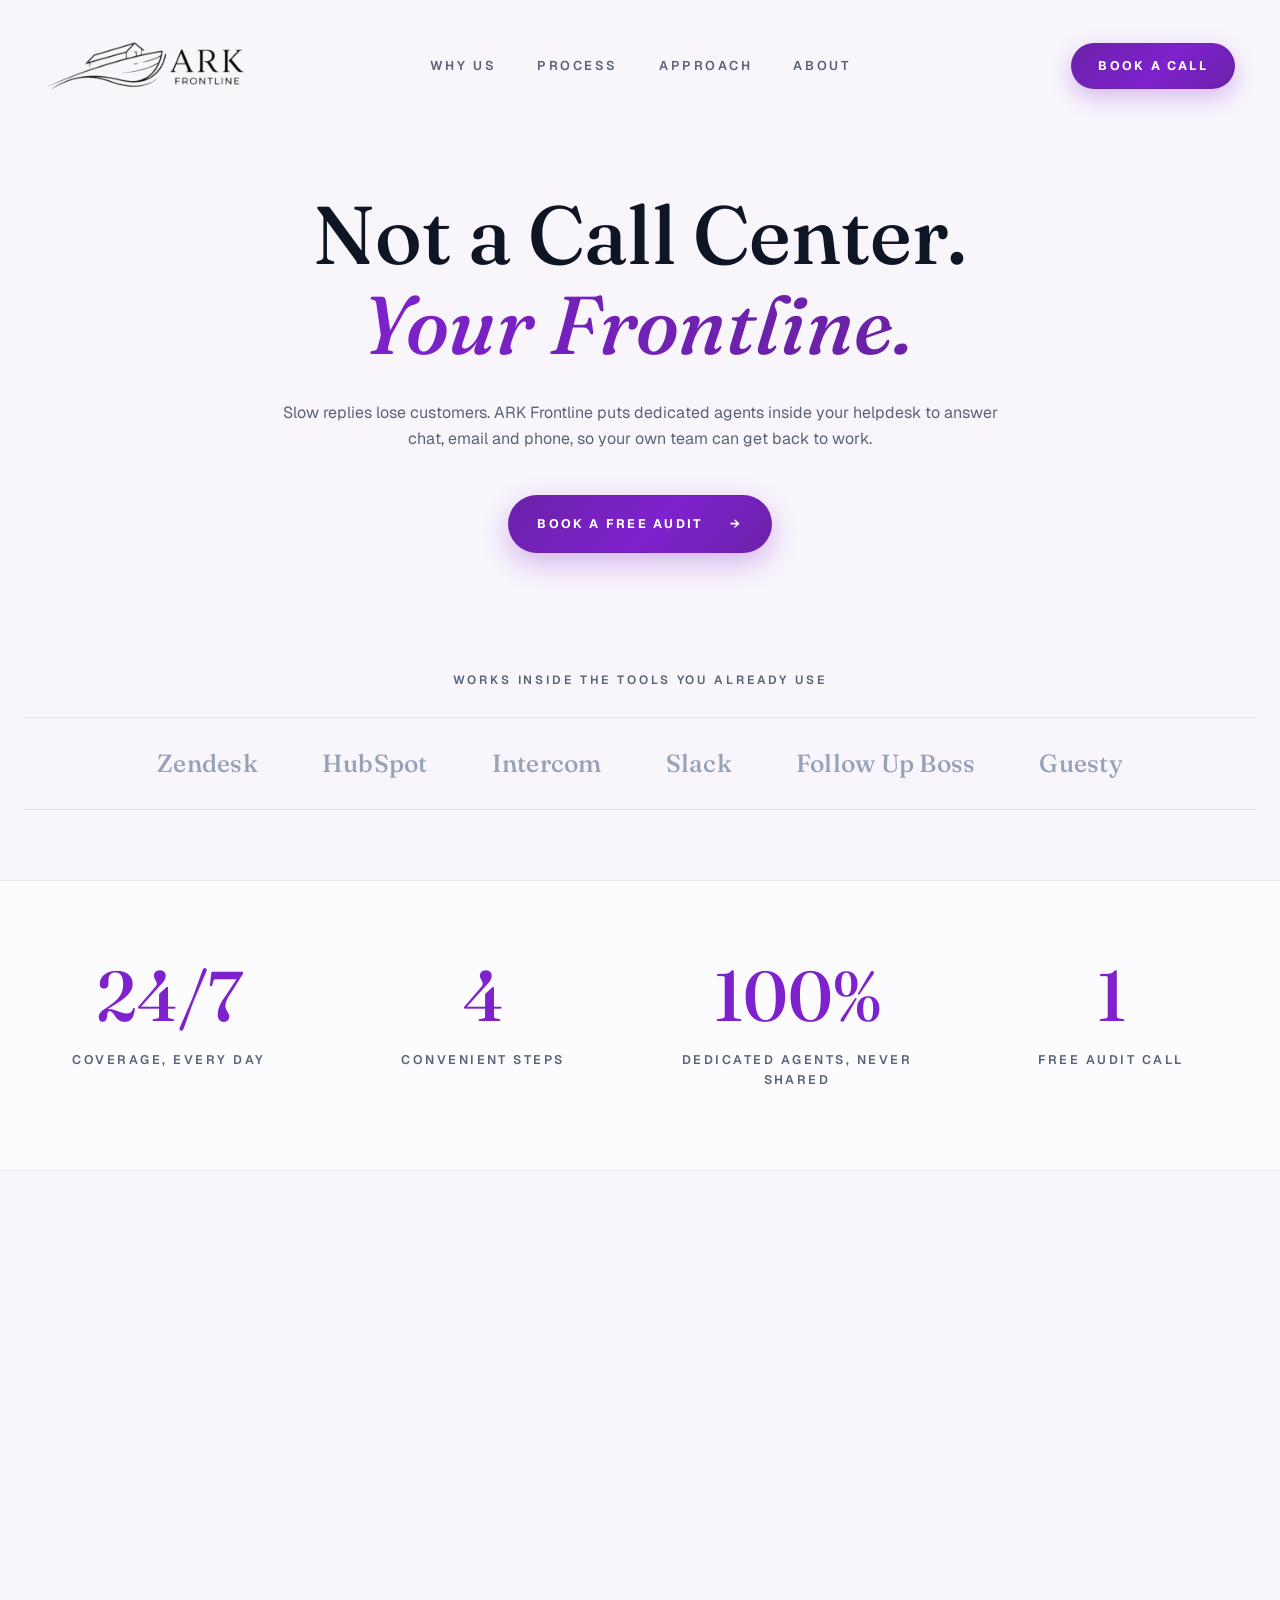
<file: index.html>
<!doctype html>
<html lang="en">
  <head>
    <meta charset="utf-8" />
    <meta name="viewport" content="width=device-width,initial-scale=1" />
    <title>ARK Frontline | Inbound Customer Support Outsourcing</title>
    <meta
      name="description"
      content="ARK Frontline runs inbound support for growing businesses. Dedicated agents work inside your helpdesk and cover chat, email and phone, so tickets get answered and your team gets its time back."
    />
    <meta name="theme-color" content="#050811" />
    <meta property="og:type" content="website" />
    <meta
      property="og:title"
      content="ARK Frontline | Inbound Customer Support Outsourcing"
    />
    <meta
      property="og:description"
      content="Dedicated inbound support agents who work inside your helpdesk."
    />
    <meta
      property="og:image"
      content="https://arkfrontline.com/img/logo-h-960.png"
    />
    <meta property="og:url" content="https://arkfrontline.com/" />
    <meta name="twitter:card" content="summary_large_image" />
    <meta
      name="twitter:title"
      content="ARK Frontline | Inbound Customer Support Outsourcing"
    />
    <meta
      name="twitter:description"
      content="Dedicated inbound support agents who work inside your helpdesk."
    />
    <meta
      name="twitter:image"
      content="https://arkfrontline.com/img/logo-h-960.png"
    />
    <link rel="canonical" href="https://arkfrontline.com/" />

    <link rel="icon" type="image/x-icon" href="/favicon.ico" />
    <link rel="icon" type="image/png" href="/img/favicon.png?v=2" />
    <link rel="shortcut icon" href="/favicon.ico" />
    <link rel="apple-touch-icon" href="/img/favicon.png" />
    <noscript
      ><style>
        .rv {
          opacity: 1 !important;
          transform: none !important;
        }
      </style></noscript
    >
    <link rel="preconnect" href="https://fonts.googleapis.com" />
    <link rel="preconnect" href="https://fonts.gstatic.com" crossorigin />
    <link
      href="https://fonts.googleapis.com/css2?family=Fraunces:ital,opsz,wght@0,9..144,400;0,9..144,500;1,9..144,400;1,9..144,500&family=Geist:wght@400;500;600;700&display=swap"
      rel="stylesheet"
    />
    <link rel="preload" as="image" href="img/logo-h-480.png" />
    <link rel="stylesheet" href="css/styles.css?v=3" />
    <style>
      html {
        background: #f8f5fb;
      }
    </style>
    <script type="application/ld+json">
      {
        "@context": "https://schema.org",
        "@type": "Organization",
        "name": "ARK Frontline",
        "url": "https://arkfrontline.com",
        "logo": "https://arkfrontline.com/img/logo-h-960.png",
        "description": "Dedicated inbound customer support outsourcing based in Ethiopia.",
        "email": "hello@arkfrontline.com",
        "telephone": "+18154964331",
        "address": {
          "@type": "PostalAddress",
          "addressLocality": "Addis Ababa",
          "addressCountry": "ET"
        },
        "sameAs": [
          "https://www.linkedin.com/company/ark-frontline/",
          "https://x.com/ark_frontline"
        ]
      }
    </script>
  </head>
  <body>
    <div class="bg-media" aria-hidden="true">
      <video
        id="bgVid"
        muted
        loop
        playsinline
        preload="none"
        data-src="assets/bg.mp4"
      ></video>
      <div class="bg-veil"></div>
    </div>

    <header class="nav" id="nav">
      <div class="nav-in">
        <a class="brand" href="#top" aria-label="ARK Frontline home"
          ><img
            src="img/logo-h-480.png"
            srcset="img/logo-h-480.png 480w, img/logo-h-960.png 960w"
            sizes="(max-width:700px) 150px, 200px"
            width="480"
            height="120"
            alt="ARK Frontline"
        /></a>
        <nav class="links" id="links" aria-label="Primary">
          <a href="#why">Why Us</a><a href="#process">Process</a
          ><a href="#approach">Approach</a><a href="about.html">About</a>
        </nav>
        <div class="nav-r">
          <a class="btn btn-cyan btn-sm" href="contact.html">Book a Call</a>
          <button
            class="burger"
            id="burger"
            type="button"
            aria-label="Menu"
            aria-expanded="false"
            aria-controls="links"
          >
            <i></i><i></i><i></i>
          </button>
        </div>
      </div>
    </header>

    <div class="drawer-ov" id="drawerOv" hidden></div>
    <aside class="drawer" id="drawer" aria-label="Menu" aria-hidden="true">
      <div class="drawer-top">
        <span>Menu</span
        ><button
          class="drawer-x"
          id="drawerX"
          type="button"
          aria-label="Close menu"
        >
          &times;
        </button>
      </div>
      <nav class="drawer-links">
        <a href="#why">Why Ark</a><a href="#process">Process</a
        ><a href="#approach">Approach</a><a href="about.html">About</a>
      </nav>
      <a class="btn btn-cyan drawer-cta" href="contact.html"
        >Book a Call <span>&rarr;</span></a
      >
    </aside>

    <main id="top">
      <!-- HEADER / HERO -->
      <section class="hero">
        <div class="wrap">
          <h1>Not a Call Center.<br /><em>Your Frontline.</em></h1>
          <p class="lead">
            Slow replies lose customers. ARK Frontline puts dedicated agents
            inside your helpdesk to answer chat, email and phone, so your own
            team can get back to work.
          </p>
          <div class="cta">
            <a class="btn btn-cyan" href="contact.html"
              >Book a Free Audit <span>→</span></a
            >
          </div>
          <!-- <div class="collage">
            <figure class="c-office">
              <img
                src="img/hero-office.jpg"
                alt="Team working in a bright open office"
                width="504"
                height="476"
                fetchpriority="high"
                decoding="async"
              />
            </figure>
            <figure class="c-tower">
              <img
                src="img/hero-tower.jpg"
                alt="Luxury residential tower at sunset"
                width="429"
                height="423"
                decoding="async"
              />
            </figure>
            <figure class="c-agent">
              <img
                src="img/agent.jpg"
                alt="Smiling support agent wearing a headset"
                width="775"
                height="675"
                decoding="async"
              />
              <div class="pill">Agents online now</div>
            </figure>
          </div> -->
        </div>
      </section>

      <!-- TRUST BANNER -->
      <section class="trust" aria-label="Integrations">
        <div class="wrap">
          <p class="trust-t">Works inside the tools you already use</p>
          <ul class="trust-row">
            <li>Zendesk</li>
            <li>HubSpot</li>
            <li>Intercom</li>
            <li>Slack</li>
            <li>Follow Up Boss</li>
            <li>Guesty</li>
          </ul>
        </div>
      </section>

      <!-- STATS -->
      <section class="stats">
        <div class="wrap">
          <div class="rv"><b>24/7</b><span>Coverage, every day</span></div>
          <div class="rv"><b>4</b><span>Convenient steps</span></div>
          <div class="rv">
            <b>100%</b><span>Dedicated agents, never shared</span>
          </div>
          <div class="rv"><b>1</b><span>Free audit call</span></div>
        </div>
      </section>

      <!-- INDUSTRIES -->
      <!-- <section class="pad" id="industries">
        <div class="wrap">
          <div class="head rv">
            <h2>Three Specialties.<br /><em>Any Frontline.</em></h2>
            <p class="lead">
              We cover any business with inbound customers. These three are
              where we're deepest, with playbooks already written.
            </p>
          </div>
          <div class="cards3">
            <article class="ind2 rv" style="--acc: #d4a574">
              <div class="ind2-ph">
                <img
                  src="img/ind-property.jpg"
                  alt=""
                  width="522"
                  height="195"
                  loading="lazy"
                  decoding="async"
                />
              </div>
              <div class="ind2-bd">
                <div class="ind2-head">
                  <span class="ind2-ic"
                    ><svg viewBox="0 0 24 24">
                      <path
                        d="M3 21h18M5 21V7l7-4 7 4v14M9 9h1M9 13h1M9 17h1M14 9h1M14 13h1M14 17h1"
                      /></svg
                  ></span>
                </div>
                <h3>Property &amp; Development</h3>
                <p>
                  Every unanswered inquiry is a lost deal. We answer them fast.
                </p>
                <ul class="checks">
                  <li>Buyer &amp; tenant inquiries</li>
                  <li>Showing coordination</li>
                  <li>ISA support</li>
                  <li>CRM upkeep</li>
                </ul>
              </div>
            </article>
            <article class="ind2 rv" style="--acc: #38bdf8">
              <div class="ind2-ph">
                <img
                  src="img/ind-saas.jpg"
                  alt=""
                  width="522"
                  height="195"
                  loading="lazy"
                  decoding="async"
                />
              </div>
              <div class="ind2-bd">
                <div class="ind2-head">
                  <span class="ind2-ic"
                    ><svg viewBox="0 0 24 24">
                      <path d="m8 8-5 4 5 4M16 8l5 4-5 4M14 5l-4 14" /></svg
                  ></span>
                </div>
                <h3>Software &amp; Technology</h3>
                <p>Your engineers ship. We work the queue.</p>
                <ul class="checks">
                  <li>Tier-1 ticket triage</li>
                  <li>User onboarding</li>
                  <li>Bug escalation routing</li>
                  <li>Live chat support</li>
                </ul>
              </div>
            </article>
            <article class="ind2 rv" style="--acc: #818cf8">
              <div class="ind2-ph">
                <img
                  src="img/ind-hospitality.jpg"
                  alt=""
                  width="522"
                  height="195"
                  loading="lazy"
                  decoding="async"
                />
              </div>
              <div class="ind2-bd">
                <div class="ind2-head">
                  <span class="ind2-ic"
                    ><svg viewBox="0 0 24 24">
                      <path d="m3 11 9-8 9 8" />
                      <path d="M5 10v10h14V10" />
                      <path d="M10 20v-6h4v6" /></svg
                  ></span>
                </div>
                <h3>Hospitality &amp; Rentals</h3>
                <p>Guests get answers at 2 a.m., not 9 a.m.</p>
                <ul class="checks">
                  <li>24/7 guest messaging</li>
                  <li>Booking inquiries</li>
                  <li>Check-in troubleshooting</li>
                  <li>Issue resolution</li>
                </ul>
              </div>
            </article>
            <article class="ind2 rv" style="--acc: #34d399">
              <div class="ind2-ph">
                <img
                  src="img/hero-office.jpg"
                  alt=""
                  width="522"
                  height="195"
                  loading="lazy"
                  decoding="async"
                />
              </div>
              <div class="ind2-bd">
                <div class="ind2-head">
                  <span class="ind2-ic"
                    ><svg viewBox="0 0 24 24">
                      <circle cx="9" cy="20" r="1.4" />
                      <circle cx="18" cy="20" r="1.4" />
                      <path
                        d="M2 3h3l2.7 12.4a1 1 0 0 0 1 .8h9a1 1 0 0 0 1-.8L21 7H6"
                      /></svg
                  ></span>
                </div>
                <h3>E-Commerce &amp; Service</h3>
                <p>Customers write in. We close the loop.</p>
                <ul class="checks">
                  <li>Returns &amp; refunds</li>
                  <li>Order tracking</li>
                  <li>General inquiries</li>
                  <li>Escalation routing</li>
                </ul>
              </div>
            </article>
          </div>
          <p class="note rv">
            Another industry?
            <a href="contact.html"
              >If customers contact you, we can cover it.</a
            >
          </p>
        </div>
      </section> -->

      <!-- WHY US -->
      <section class="pad" id="why" style="padding-top: 80px">
        <div class="wrap">
          <div class="head rv">
            <h2>All Your Needs,<br /><em>Just In One Place.</em></h2>
            <p class="lead">
              Pre-trained. Hand-selected. Ready to hit the ground running.
            </p>
          </div>

          <div class="why-grid rv">
            <article>
              <div class="ic">
                <svg viewBox="0 0 24 24">
                  <path d="M10 13a5 5 0 0 0 7 0l2-2a5 5 0 0 0-7-7l-1 1" />
                  <path d="M14 11a5 5 0 0 0-7 0l-2 2a5 5 0 0 0 7 7l1-1" />
                </svg>
              </div>
              <h3>Inside Your Tools</h3>
              <p>
                Zendesk, HubSpot, Follow Up Boss, Intercom, Guesty, Slack. We
                work in your accounts. There is nothing to migrate.
              </p>
            </article>
            <article>
              <div class="ic">
                <svg viewBox="0 0 24 24">
                  <path d="M4 14v-2a8 8 0 0 1 16 0v2" />
                  <rect x="3" y="14" width="4" height="6" rx="1.5" />
                  <rect x="17" y="14" width="4" height="6" rx="1.5" />
                  <path d="M19 20c0 1.5-2 2-5 2" />
                </svg>
              </div>
              <h3>Your Brand Voice</h3>
              <p>
                We learn your tone, policies and escalation paths. Customers
                talk to your team, not a vendor.
              </p>
            </article>
            <article>
              <div class="ic">
                <svg viewBox="0 0 24 24">
                  <path d="m12 3 9 5-9 5-9-5 9-5z" />
                  <path d="m3 13 9 5 9-5" />
                  <path d="m3 17.5 9 5 9-5" />
                </svg>
              </div>
              <h3>Support Is All We Do</h3>
              <p>
                No side projects and no upsell scripts. Our agents handle your
                queue and nothing else.
              </p>
            </article>
            <article>
              <div class="ic">
                <svg viewBox="0 0 24 24">
                  <path d="M12 22s8-4 8-10V5l-8-3-8 3v7c0 6 8 10 8 10z" />
                  <path d="m9 12 2 2 4-4" />
                </svg>
              </div>
              <h3>Trained Before Day One</h3>
              <p>
                Agents learn your product, scripts and edge cases before they
                touch a live ticket.
              </p>
            </article>
            <article>
              <div class="ic">
                <svg viewBox="0 0 24 24">
                  <path d="M4 18a8 8 0 1 1 16 0" />
                  <path d="m12 18 4-5" />
                </svg>
              </div>
              <h3>Authentic Western Fluency</h3>
              <p>
                Our specialists speak with clear, natural American and
                Western-style accents that blend effortlessly with your onshore
                team, ensuring your customers feel right at home on every call.
              </p>
            </article>
            <article>
              <div class="ic">
                <svg viewBox="0 0 24 24">
                  <path d="M21 12a9 9 0 0 0-15.5-6.2L3 8" />
                  <path d="M3 3v5h5" />
                  <path d="M3 12a9 9 0 0 0 15.5 6.2L21 16" />
                  <path d="M21 21v-5h-5" />
                </svg>
              </div>
              <h3>Scale On Demand</h3>
              <p>
                Product launch, peak season, a new property. Add agents when
                volume spikes. Cut back when it drops.
              </p>
            </article>
          </div>
        </div>
      </section>

      <!-- TESTIMONIALS (horizontal snap carousel) -->
      <!-- <section class="pad" id="testimonials" style="padding-top: 20px">
        <div class="wrap">
          <div class="head rv">
            <h2>What Clients<br /><em>Actually Say.</em></h2>
            <p class="lead">
              Real feedback from teams who handed us their frontline. Swipe to
              read more.
            </p>
          </div>
        </div>

        <div
          class="tst-rail"
          id="tstRail"
          role="region"
          aria-roledescription="carousel"
          aria-label="Client testimonials"
          tabindex="0"
        >
          <div class="tst-track" id="tstTrack">
            <article class="tst-card rv" aria-roledescription="slide">
              <div class="tst-client">
                <img
                  src="img/client-01.webp"
                  alt=""
                  width="80"
                  height="80"
                  loading="lazy"
                  decoding="async"
                  onerror="
                    this.replaceWith(
                      Object.assign(document.createElement('div'), {
                        className: 'tst-avatar',
                        textContent: 'AB',
                      }),
                    )
                  "
                />
              </div>
              <div class="tst-quote" aria-hidden="true">"</div>
              <blockquote class="tst-body">
                We were losing deals to slow replies — some inquiries sat for hours. ARK Frontline took over our inbox in a week and our response time dropped to minutes. Buyers now hear back before they've closed the tab.
              </blockquote>
              <footer class="tst-author">
                <div>
                  <strong>Jacob Murphy</strong>
                  <span>CEO, GoldenPrize</span>
                </div>
              </footer>
            </article>

            <article class="tst-card rv" aria-roledescription="slide">
              <div class="tst-client">
                <img
                  src="img/client-02.webp"
                  alt=""
                  width="80"
                  height="80"
                  loading="lazy"
                  decoding="async"
                  onerror="
                    this.replaceWith(
                      Object.assign(document.createElement('div'), {
                        className: 'tst-avatar',
                        textContent: 'CD',
                      }),
                    )
                  "
                />
              </div>
              <div class="tst-quote" aria-hidden="true">"</div>
              <blockquote class="tst-body">
                The team works inside our helpdesk exactly like our own staff, so there was nothing to migrate or retrain. Tier-1 triage is handled, our engineers stay on product, and the weekly reports actually match what we see.
              </blockquote>
              <footer class="tst-author">
                <div>
                  <strong>Agartha Bryan</strong>
                  <span>Operational Manager, Stark</span>
                </div>
              </footer>
            </article>

            <article class="tst-card rv" aria-roledescription="slide">
              <div class="tst-client">
                <img
                  src="img/client-03.webp"
                  alt=""
                  width="80"
                  height="80"
                  loading="lazy"
                  decoding="async"
                  onerror="
                    this.replaceWith(
                      Object.assign(document.createElement('div'), {
                        className: 'tst-avatar',
                        textContent: 'EF',
                      }),
                    )
                  "
                />
              </div>
              <div class="tst-quote" aria-hidden="true">"</div>
              <blockquote class="tst-body">
                Guests message at 2 a.m. — that used to mean a missed booking by morning. ARK Frontline covers the queue around the clock and the tone is indistinguishable from our own team. It's the first support partner we haven't had to micromanage.
              </blockquote>
              <footer class="tst-author">
                <div>
                  <strong>John Conor</strong>
                  <span>CEO, Blue Initiatives</span>
                </div>
              </footer>
            </article>

            <article class="tst-card rv" aria-roledescription="slide">
              <div class="tst-client">
                <img
                  src="img/client-04.webp"
                  alt=""
                  width="80"
                  height="80"
                  loading="lazy"
                  decoding="async"
                  onerror="
                    this.replaceWith(
                      Object.assign(document.createElement('div'), {
                        className: 'tst-avatar',
                        textContent: 'GH',
                      }),
                    )
                  "
                />
              </div>
              <div class="tst-quote" aria-hidden="true">"</div>
              <blockquote class="tst-body">
                We doubled order volume during peak season without hiring a single person. Returns, tracking, and general inquiries are all handled, and the escalation paths they wrote with us mean nothing falls through.
              </blockquote>
              <footer class="tst-author">
                <div>
                  <strong>Bruce Doe</strong>
                  <span>Marketting Manager, Positiply</span>
                </div>
              </footer>
            </article>
          </div>

          
        </div>

        <div class="tst-ctrl">
          <button
            class="tst-btn"
            id="tstPrev"
            type="button"
            aria-label="Previous testimonial"
          >
            ←
          </button>
          <button
            class="tst-btn"
            id="tstNext"
            type="button"
            aria-label="Next testimonial"
          >
            →
          </button>
        </div>

        <div class="wrap">
          <p class="note rv">
            Want to talk to a reference client?
            <a href="contact.html">Ask us on the audit call →</a>
          </p>
        </div>
      </section> -->

      <!-- COMPARISON -->
      <section class="pad" id="approach" style="padding-top: 20px">
        <div class="wrap">
          <div class="head rv">
            <h2>Customers notice <em>the difference.</em></h2>
          </div>
          <div class="cmp rv">
            <div class="cmp-h">
              <span></span><span>Traditional Call Center</span
              ><span class="us">ARK Frontline</span>
            </div>
            <div class="cmp-r">
              <b>Agents</b><span>Shared across dozens of clients</span
              ><span class="us">Dedicated to your account only</span>
            </div>
            <div class="cmp-r">
              <b>Training</b><span>Generic scripts</span
              ><span class="us">Your playbook and your product</span>
            </div>
            <div class="cmp-r">
              <b>Tools</b><span>Their systems, copy-paste handoffs</span
              ><span class="us">Inside your helpdesk</span>
            </div>
            <div class="cmp-r">
              <b>Turnover</b><span>High, with constant retraining</span
              ><span class="us">Stable team with backup agents ready</span>
            </div>
            <div class="cmp-r">
              <b>Tone</b><span>Robotic</span
              ><span class="us">Sounds like your team</span>
            </div>
          </div>
        </div>
      </section>

      <!-- PROCESS -->
      <section class="pad process" id="process">
        <div class="wrap proc-grid">
          <div class="proc-l rv">
            <h2>From First Call<br />to <em>Fully Handled.</em></h2>
            <p class="lead">
              Four steps from first call to live coverage. Your team stays on
              its own work.
            </p>
            <a class="btn btn-ghost" href="contact.html">Get Started</a>
            <div class="proc-img">
              <img
                src="img/process.jpg"
                alt="Agents in a playbook training session"
                width="776"
                height="368"
                loading="lazy"
                decoding="async"
              />
              <div><strong>We learn your business first.</strong></div>
            </div>
          </div>
          <ol class="steps" style="list-style: none">
            <li class="step rv">
              <span class="dot"
                ><svg viewBox="0 0 24 24">
                  <circle cx="11" cy="11" r="7" />
                  <path d="m21 21-4.3-4.3" /></svg></span
              ><small>STEP 01</small>
              <h3>Workflow &amp; Ticket Audit</h3>
              <p>
                We map your inbound queue, find the bottlenecks, and agree on
                exactly what we take over.
              </p>
            </li>
            <li class="step rv">
              <span class="dot"
                ><svg viewBox="0 0 24 24">
                  <rect x="5" y="4" width="14" height="17" rx="2" />
                  <path d="M9 4h6v3H9zM9 12h6M9 16h4" /></svg></span
              ><small>STEP 02</small>
              <h3>Playbook Customization</h3>
              <p>We write down your voice, FAQs and escalation paths.</p>
            </li>
            <li class="step rv">
              <span class="dot"
                ><svg viewBox="0 0 24 24">
                  <path d="M22 10 12 5 2 10l10 5 10-5z" />
                  <path d="M6 12v5c3 2.5 9 2.5 12 0v-5" /></svg></span
              ><small>STEP 03</small>
              <h3>Dedicated Agent Training</h3>
              <p>
                Agents train in your tools, on your scenarios, before they go
                live.
              </p>
            </li>
            <li class="step rv">
              <span class="dot"
                ><svg viewBox="0 0 24 24">
                  <path
                    d="M4.5 16.5c-1.5 1.3-2 5-2 5s3.7-.5 5-2c.7-.8.7-2.1-.1-2.9s-2.1-.8-2.9-.1z"
                  />
                  <path
                    d="M12 15 9 12a22 22 0 0 1 2-4c2-3.3 5.8-5.2 11-5 .2 5.2-1.7 9-5 11a22 22 0 0 1-4 2z"
                  /></svg></span
              ><small>STEP 04</small>
              <h3>Full Frontline Handover</h3>
              <p>We take over the queue and send you performance reports.</p>
            </li>
          </ol>
        </div>
      </section>

      <!-- CONTACT -->
    </main>

    <footer>
      <div class="wrap f-in">
        <!-- top: brand + tagline, nav + social -->
        <div class="f-top">
          <div class="f-brand">
            <a
              class="brand"
              href="index.html"
              aria-label="ARK Frontline, back to home"
              ><img
                src="img/logo-h-480.png"
                srcset="img/logo-h-480.png 480w, img/logo-h-960.png 960w"
                sizes="(max-width:700px) 150px, 200px"
                width="480"
                height="120"
                alt="ARK Frontline"
            /></a>
            <p class="f-tag">
              Dedicated inbound support,<br />built in Excellence.
            </p>
          </div>
          <div class="f-right">
            <nav class="f-nav" aria-label="Footer">
              <a href="index.html#why">Why Us</a>
              <a href="index.html#process">Process</a>
              <a href="index.html#approach">Approach</a>
              <a href="about.html">About</a>
              <a href="contact.html">Contact</a>
            </nav>
            <ul class="f-social" aria-label="ARK Frontline on social media">
              <li>
                <a
                  href="https://www.instagram.com/@ark_frontline"
                  target="_blank"
                  rel="noopener"
                  aria-label="ARK Frontline on Instagram"
                >
                  <svg viewBox="0 0 24 24" aria-hidden="true">
                    <rect x="3" y="3" width="18" height="18" rx="5" />
                    <circle cx="12" cy="12" r="4" />
                    <circle
                      cx="17.5"
                      cy="6.5"
                      r="1.2"
                      fill="currentColor"
                      stroke="none"
                    />
                  </svg>
                </a>
              </li>
              <li>
                <a
                  href="https://x.com/@ark_frontline"
                  target="_blank"
                  rel="noopener"
                  aria-label="ARK Frontline on X"
                >
                  <svg viewBox="0 0 24 24" aria-hidden="true">
                    <path
                      d="M4 4l7.2 9.3L4.4 20h2.3l5.6-6.1L17 20h3l-7.5-9.7L19.6 4h-2.3l-5.1 5.6L8.2 4H4z"
                      fill="currentColor"
                      stroke="none"
                    />
                  </svg>
                </a>
              </li>
              <li>
                <a
                  href="https://www.facebook.com/@ark_frontline"
                  target="_blank"
                  rel="noopener"
                  aria-label="ARK Frontline on Facebook"
                >
                  <svg viewBox="0 0 24 24" aria-hidden="true">
                    <path
                      d="M14 8h2.5V4.5H14c-2.5 0-4.5 2-4.5 4.5v2H7v3.5h2.5V21H13v-7h2.5l.5-3.5H13V9c0-.6.4-1 1-1z"
                      fill="currentColor"
                      stroke="none"
                    />
                  </svg>
                </a>
              </li>
              <li>
                <a
                  href="https://www.tiktok.com/@@ark_frontline"
                  target="_blank"
                  rel="noopener"
                  aria-label="ARK Frontline on TikTok"
                >
                  <svg viewBox="0 0 24 24" aria-hidden="true">
                    <path
                      d="M16.5 3c.3 2.2 1.7 3.6 4 3.8v3c-1.4 0-2.7-.4-4-1.2v6.2c0 3.5-2.4 6.2-5.9 6.2-3.2 0-5.6-2.3-5.6-5.4 0-3.3 2.7-5.7 6-5.4v3.1c-1.6-.3-3 .8-3 2.3 0 1.3 1 2.3 2.4 2.3 1.5 0 2.4-1 2.4-2.5V3h3.7z"
                      fill="currentColor"
                      stroke="none"
                    />
                  </svg>
                </a>
              </li>
              <li>
                <a
                  href="https://www.linkedin.com/company/ark-frontline/"
                  target="_blank"
                  rel="noopener"
                  aria-label="ARK Frontline on LinkedIn"
                >
                  <svg viewBox="0 0 24 24" aria-hidden="true">
                    <path
                      d="M4.98 3.5A2.5 2.5 0 1 1 5 8.5a2.5 2.5 0 0 1-.02-5zM3 9h4v12H3zM9 9h3.8v1.7h.05c.53-1 1.83-2.05 3.77-2.05 4.03 0 4.78 2.65 4.78 6.1V21h-4v-5.4c0-1.3-.02-2.96-1.8-2.96-1.8 0-2.08 1.4-2.08 2.86V21H9z"
                      fill="currentColor"
                      stroke="none"
                    />
                  </svg>
                </a>
              </li>
            </ul>
          </div>
        </div>

        <!-- bottom: contact + copyright -->
        <div class="f-bottom">
          <div class="f-contact">
            <a href="mailto:hello@arkfrontline.com">hello@arkfrontline.com</a>
            <a class="f-tel" href="tel:+18154964331"
              ><span class="f-tel-dot" aria-hidden="true"></span>+1 (815)
              496-4331</a
            >
          </div>

          <small>© 2026 ARK Frontline. All rights reserved.</small>
          <div class="row">
            <a href="privacy.html" style="font-size: small">Privacy Policy</a>
            <a href="terms.html" style="font-size: small">Terms of Service</a>
          </div>
        </div>
      </div>
    </footer>

    <script src="js/main.js" defer></script>
  </body>
</html>
</file>
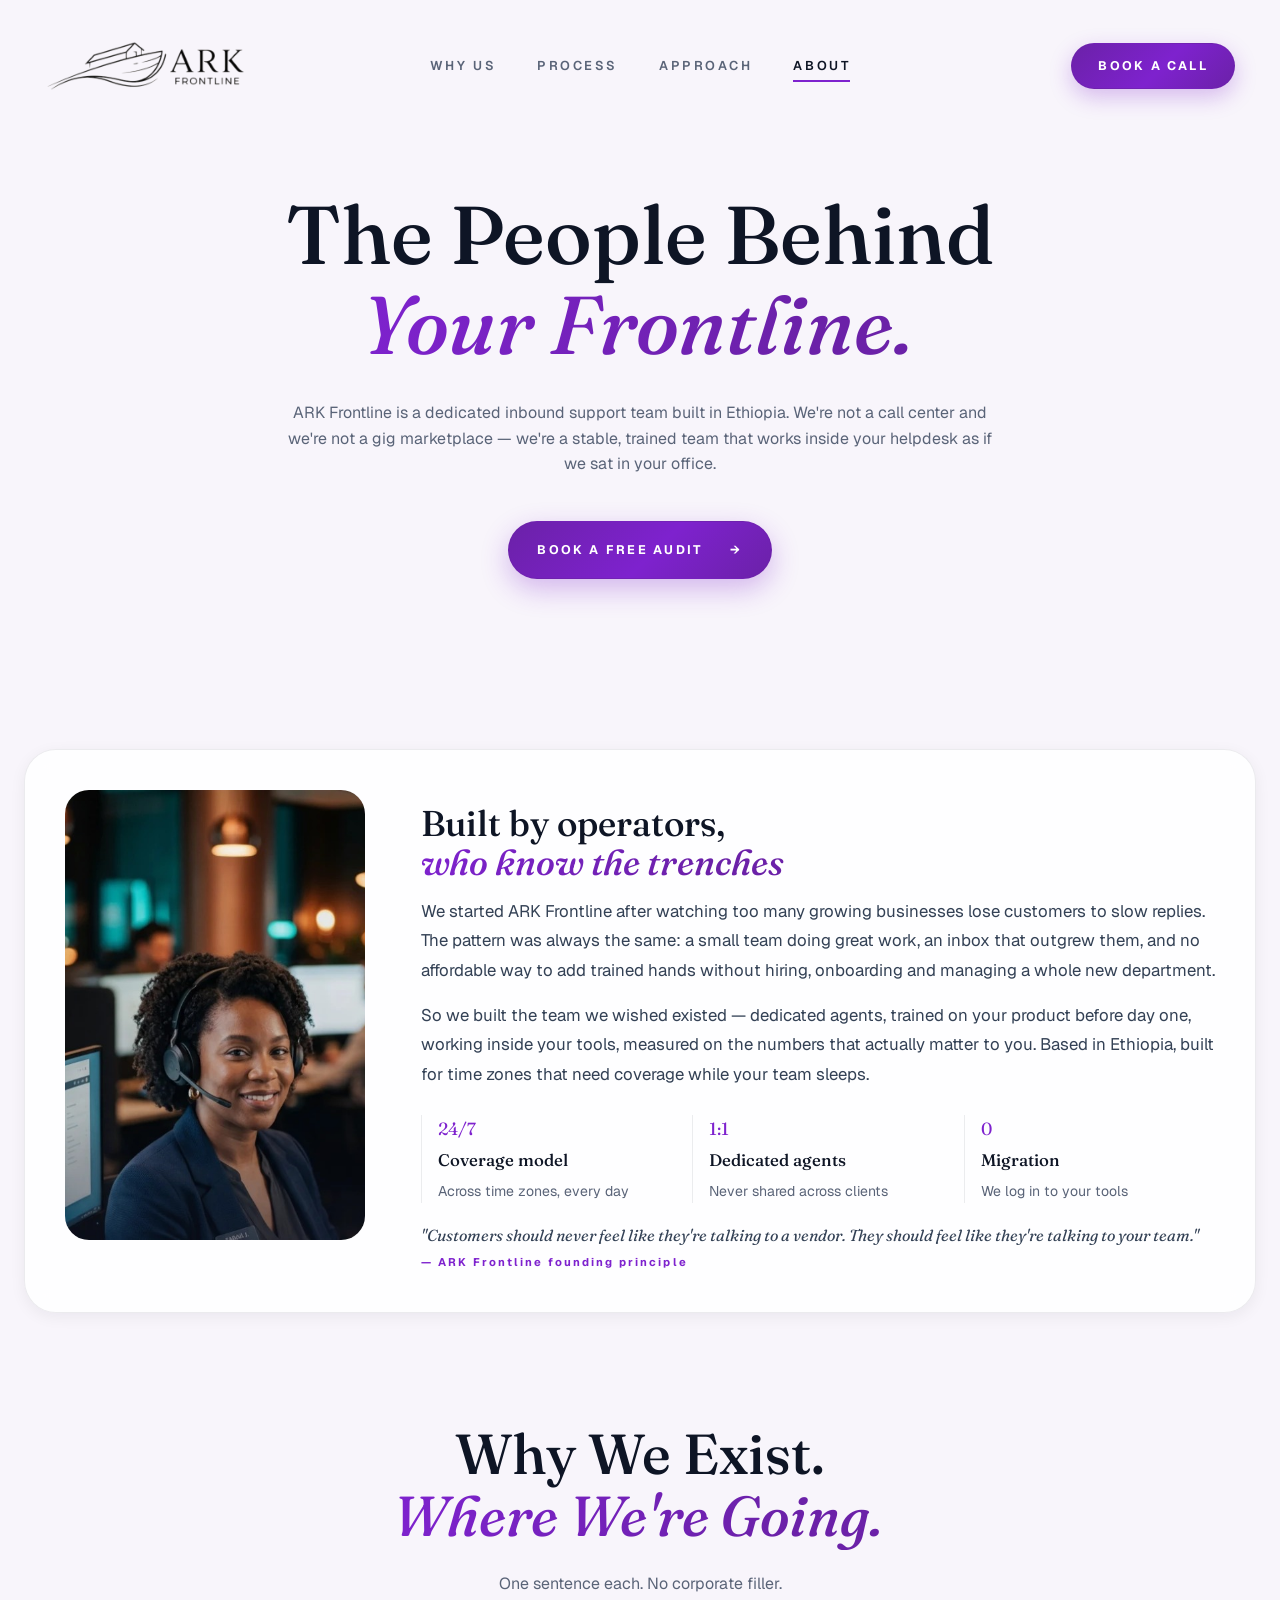
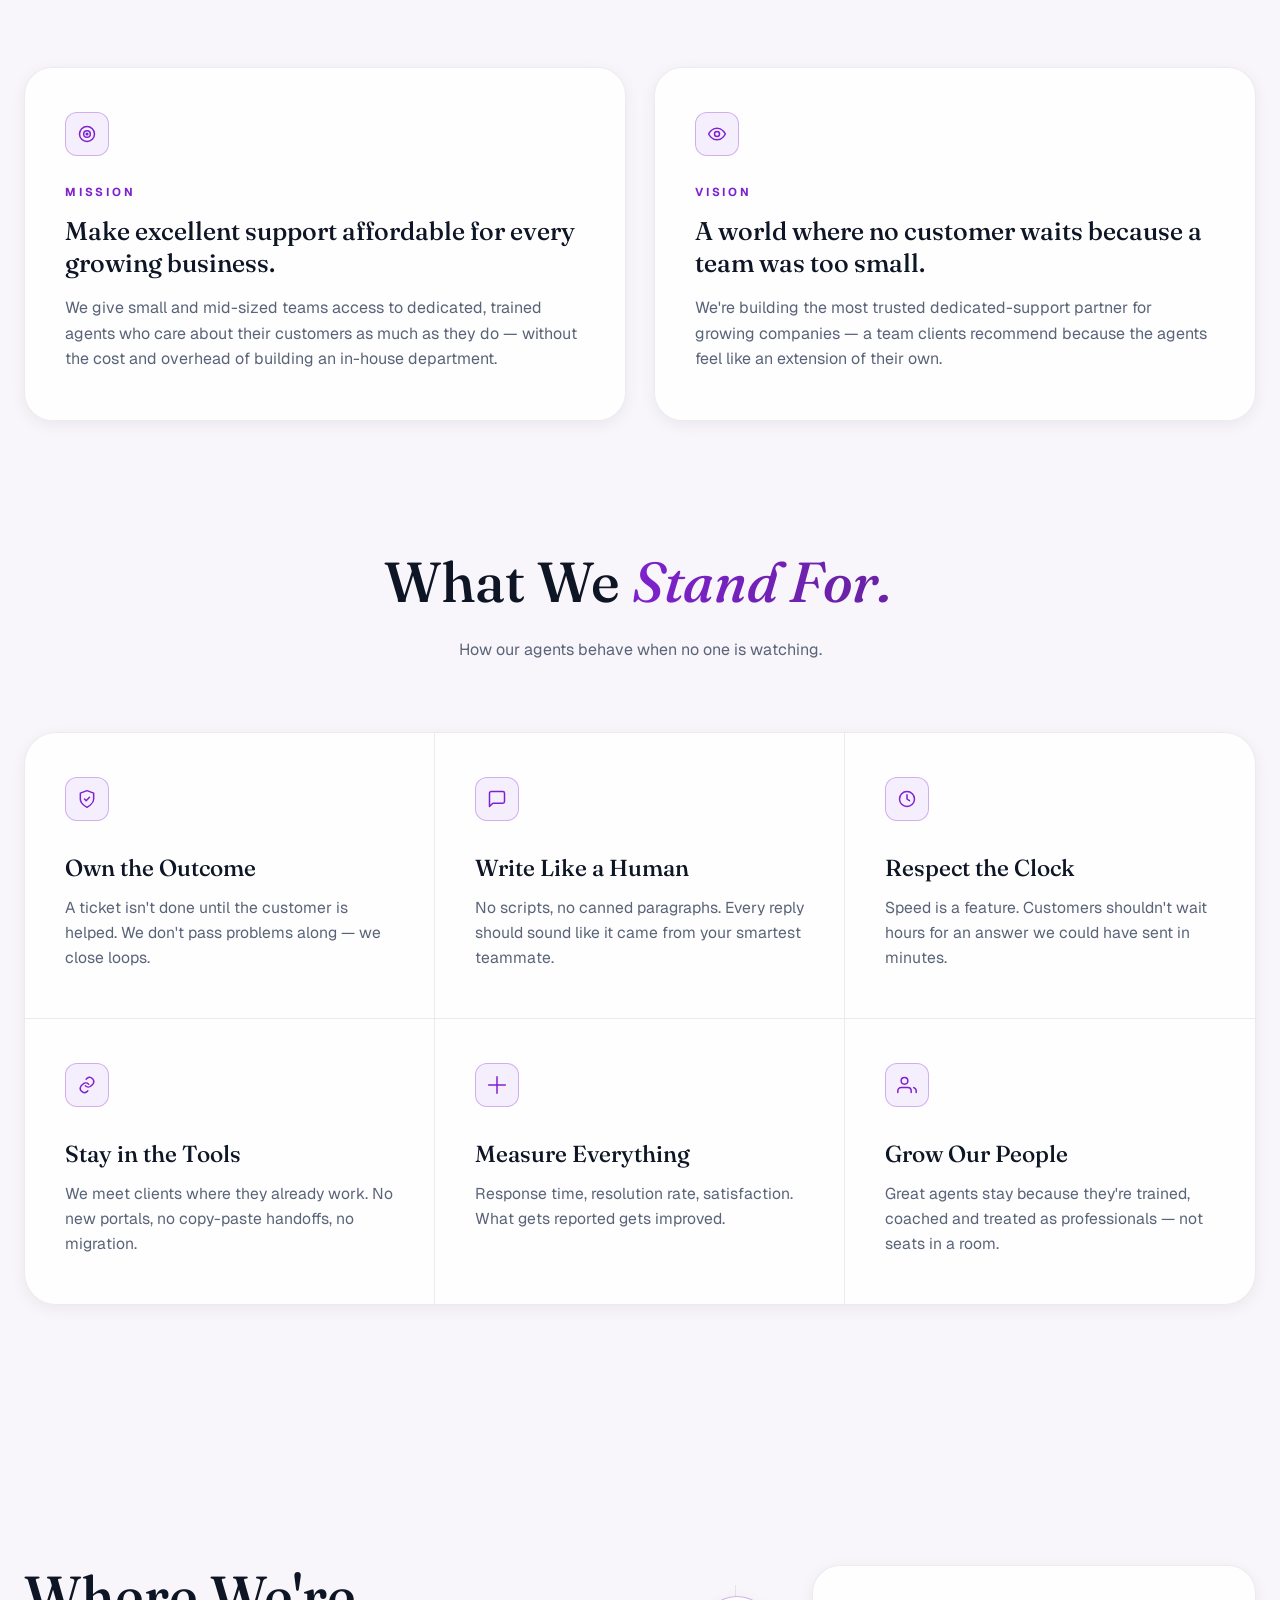
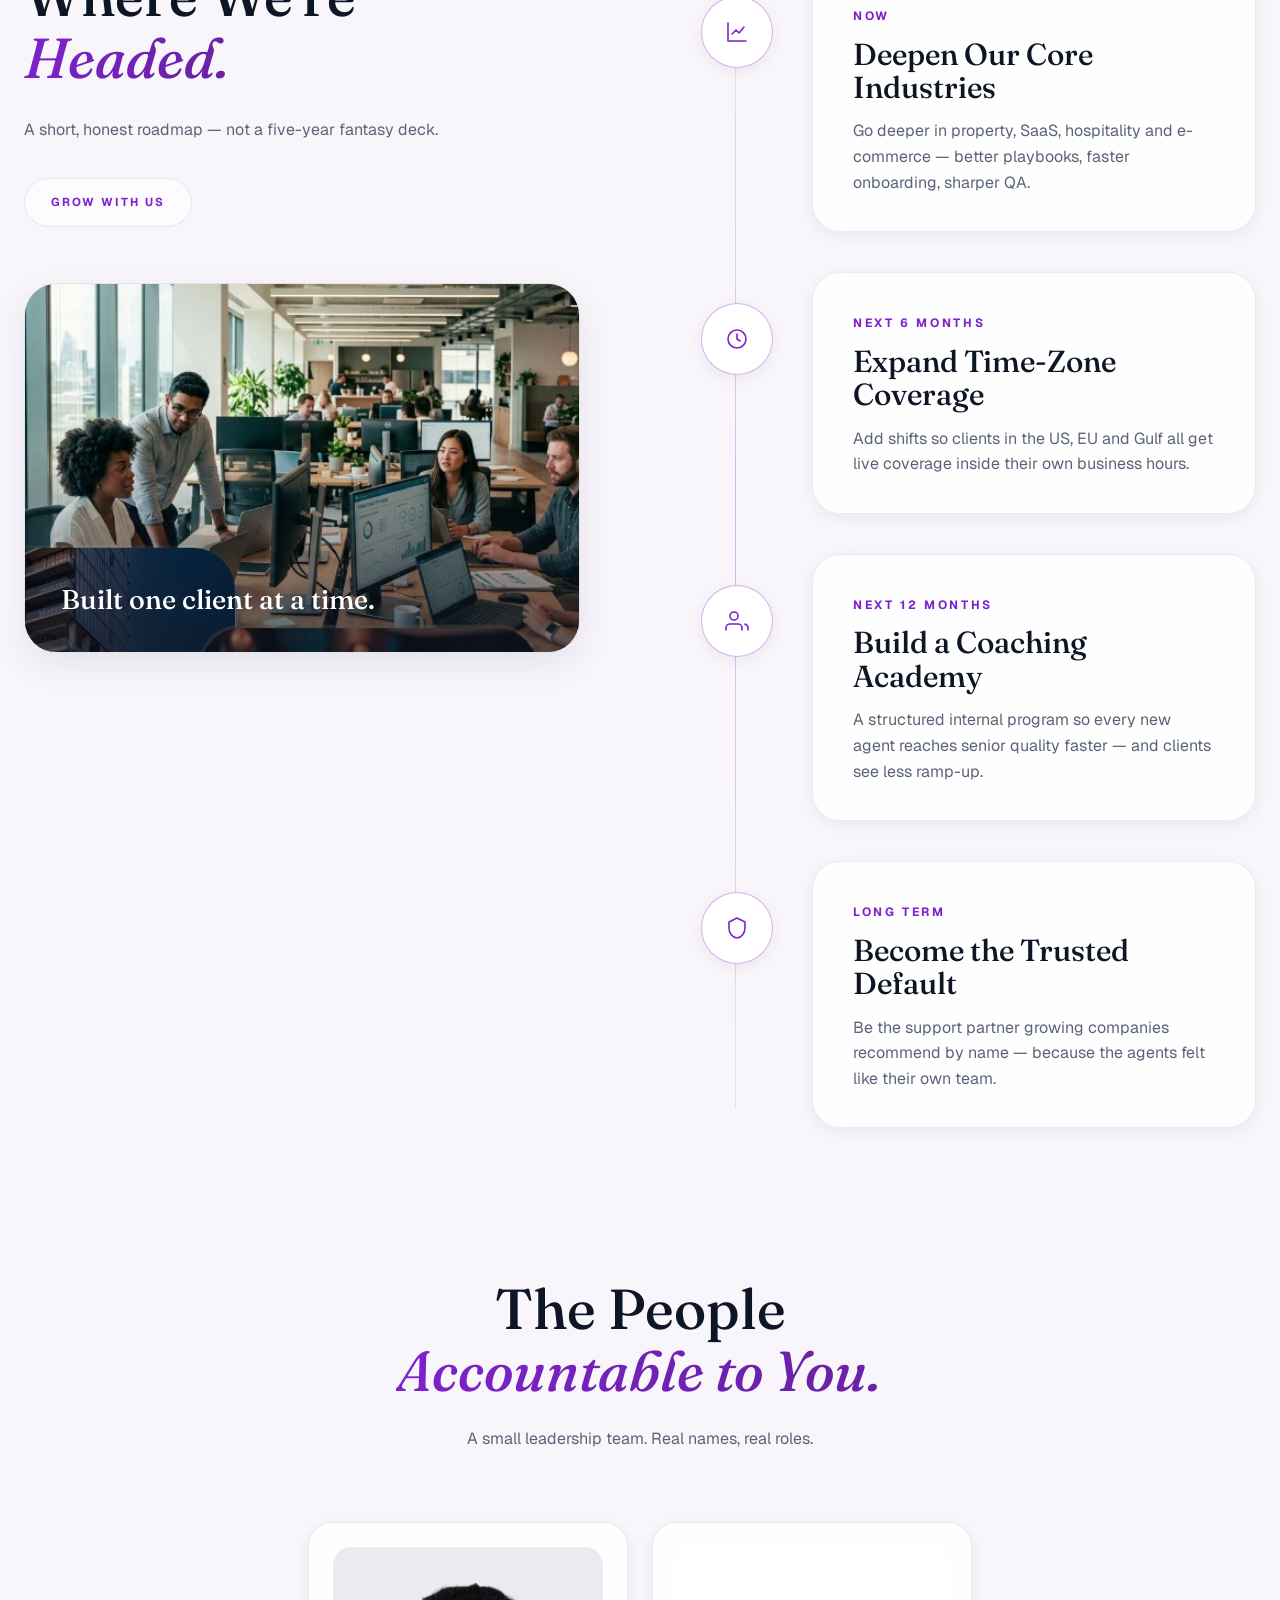
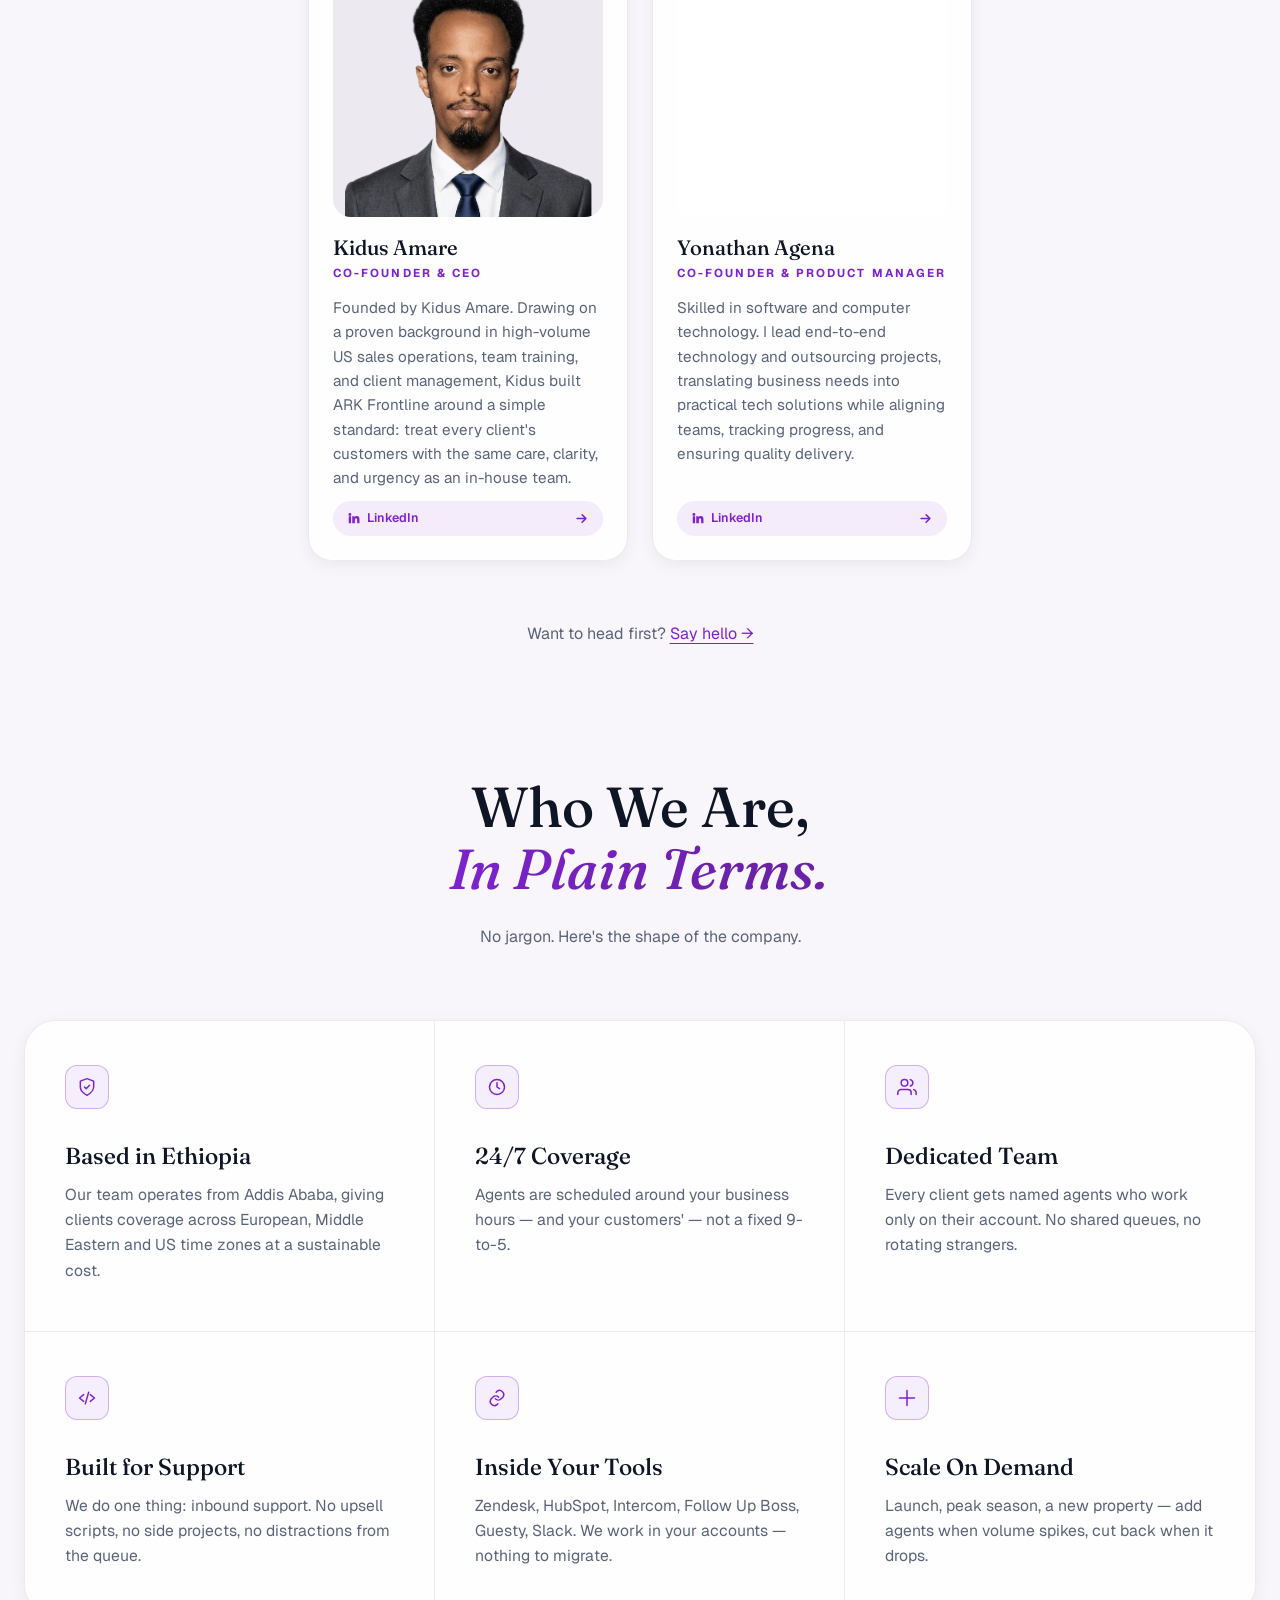
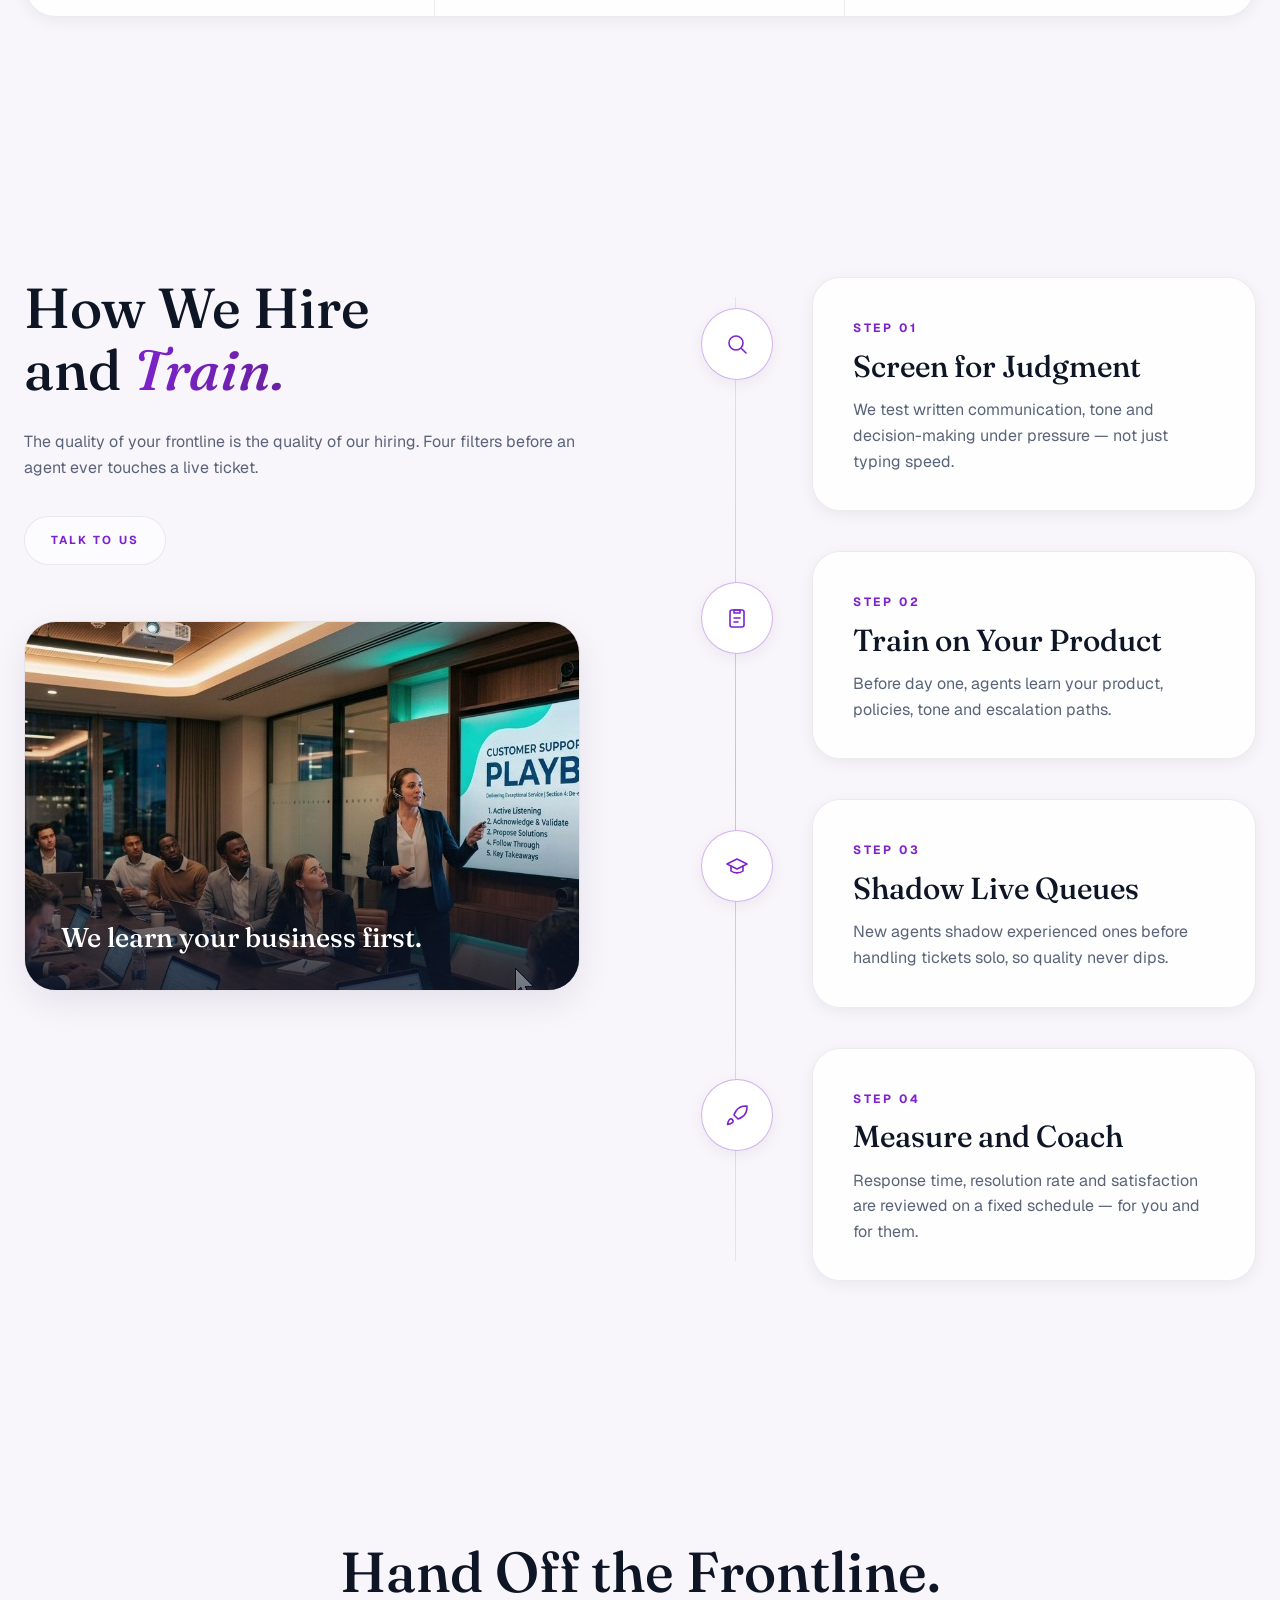
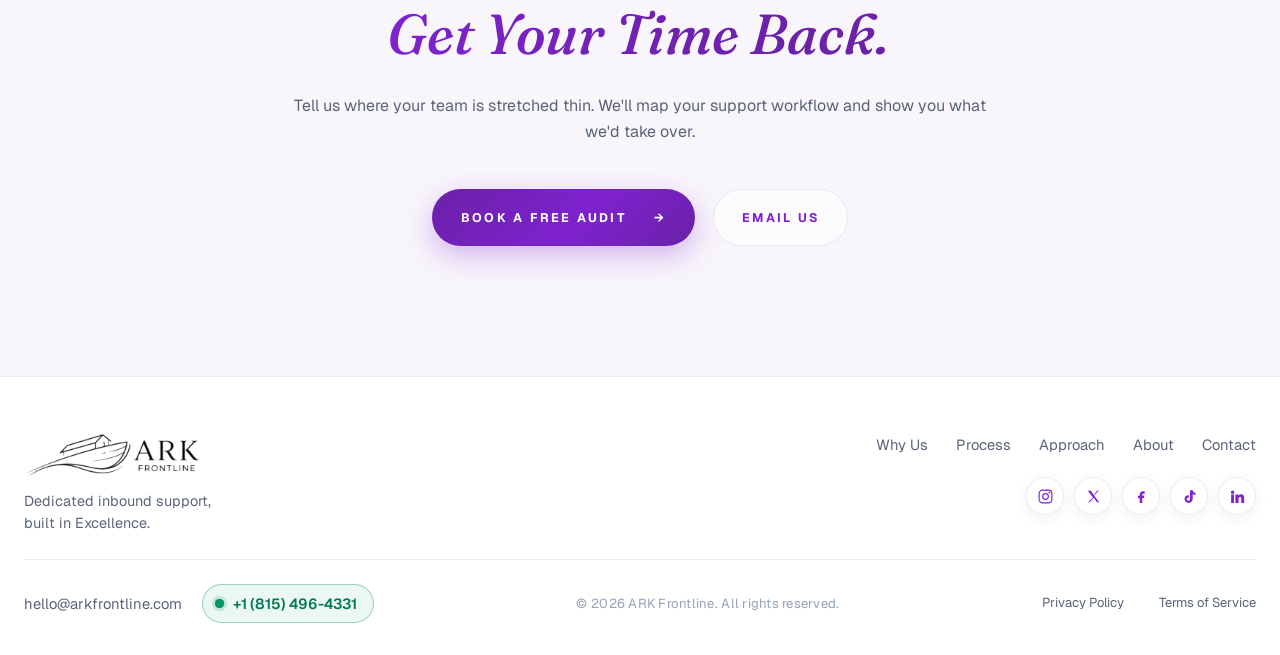
<file: about.html>
<!doctype html>
<html lang="en">
  <head>
    <meta charset="utf-8" />
    <meta name="viewport" content="width=device-width,initial-scale=1" />
    <title>About Us | ARK Frontline</title>
    <meta
      name="description"
      content="ARK Frontline is a dedicated inbound support team built in Excellence. Meet the people behind the frontline, our mission, values, and how we hire."
    />
    <meta name="theme-color" content="#050811" />
    <meta property="og:type" content="website" />
    <meta property="og:title" content="About Us | ARK Frontline" />
    <meta
      property="og:description"
      content="The people behind your frontline. Dedicated inbound support, built in Excellence."
    />
    <meta
      property="og:image"
      content="https://arkfrontline.com/img/logo-h-960.png"
    />
    <link rel="canonical" href="https://arkfrontline.com/about.html">

    <meta property="og:url" content="https://arkfrontline.com/about.html" />
    <meta name="twitter:card" content="summary_large_image" />
    <link rel="icon" type="image/x-icon" href="favicon.ico" />
    <link rel="icon" type="image/png" href="img/favicon.png?v=2" />
    <link rel="shortcut icon" href="favicon.ico" />
    <link rel="apple-touch-icon" href="img/favicon.png" />
    <noscript
      ><style>
        .rv {
          opacity: 1 !important;
          transform: none !important;
        }
      </style></noscript
    >
    <link rel="preconnect" href="https://fonts.googleapis.com" />
    <link rel="preconnect" href="https://fonts.gstatic.com" crossorigin />
    <link
      href="https://fonts.googleapis.com/css2?family=Fraunces:ital,opsz,wght@0,9..144,400;0,9..144,500;1,9..144,400;1,9..144,500&family=Geist:wght@400;500;600;700&display=swap"
      rel="stylesheet"
    />
    <link rel="stylesheet" href="css/styles.css" />
    <style>
      html {
        background: #f8f5fb;
      }
    </style>
    <script type="application/ld+json">
{
  "@context": "https://schema.org",
  "@type": "AboutPage",
  "name": "About ARK Frontline",
  "url": "https://arkfrontline.com/about.html",
  "description": "Meet the team behind ARK Frontline — mission, values, leadership and how we hire and train dedicated support agents.",
  "mainEntity": {
    "@type": "Organization",
    "name": "ARK Frontline",
    "url": "https://arkfrontline.com",
    "logo": "https://arkfrontline.com/img/logo-h-960.png"
  }
}
</script>
  </head>
  <body>
    <div class="bg-media" aria-hidden="true">
      <video
        id="bgVid"
        muted
        loop
        playsinline
        preload="none"
        data-src="assets/bg.mp4"
      ></video>
      <div class="bg-veil"></div>
    </div>

    <header class="nav" id="nav">
      <div class="nav-in">
        <a class="brand" href="index.html" aria-label="ARK Frontline home"
          ><img
            src="img/logo-h-480.png"
            srcset="img/logo-h-480.png 480w, img/logo-h-960.png 960w"
            sizes="(max-width:700px) 150px, 200px"
            width="480"
            height="120"
            alt="ARK Frontline"
        /></a>
        <nav class="links" id="links" aria-label="Primary">
          <a href="index.html#why">Why Us</a
          ><a href="index.html#process">Process</a
          ><a href="index.html#approach">Approach</a
          ><a href="about.html" aria-current="page">About</a>
        </nav>
        <div class="nav-r">
          <a class="btn btn-cyan btn-sm" href="contact.html">Book a Call</a>
          <button
            class="burger"
            id="burger"
            type="button"
            aria-label="Menu"
            aria-expanded="false"
            aria-controls="links"
          >
            <i></i><i></i><i></i>
          </button>
        </div>
      </div>
    </header>

    <div class="drawer-ov" id="drawerOv" hidden></div>
    <aside class="drawer" id="drawer" aria-label="Menu" aria-hidden="true">
      <div class="drawer-top">
        <span>Menu</span
        ><button
          class="drawer-x"
          id="drawerX"
          type="button"
          aria-label="Close menu"
        >
          &times;
        </button>
      </div>
      <nav class="drawer-links">
        <a href="index.html#why">Why Us</a
        ><a href="index.html#process">Process</a
        ><a href="index.html#approach">Approach</a
        ><a href="about.html" aria-current="page">About</a>
      </nav>
      <a class="btn btn-cyan drawer-cta" href="contact.html"
        >Book a Call <span>&rarr;</span></a
      >
    </aside>

    <main id="top">
      <!-- HERO -->
      <section class="hero">
        <div class="wrap">
          <h1>The People Behind<br /><em>Your Frontline.</em></h1>
          <p class="lead">
            ARK Frontline is a dedicated inbound support team built in Ethiopia.
            We're not a call center and we're not a gig marketplace — we're a
            stable, trained team that works inside your helpdesk as if we sat in
            your office.
          </p>
          <div class="cta">
            <a class="btn btn-cyan" href="contact.html"
              >Book a Free Audit <span>→</span></a
            >
          </div>
        </div>
      </section>

      <!-- FOUNDER / COMPANY STORY -->
      <section class="about pad" id="story">
        <div class="wrap">
          <div class="about-box rv">
            <div class="about-img">
              <!-- PLACEHOLDER PHOTO: @ark_frontline with real founder / team photo -->
              <img
                src="img/agent.jpg"
                alt="ARK Frontline founder portrait"
                width="775"
                height="450"
                loading="lazy"
                decoding="async"
              />
            </div>
            <div>
              <h2>Built by operators,<br /><em>who know the trenches</em></h2>
              <p class="lead story">
                We started ARK Frontline after watching too many growing
                businesses lose customers to slow replies. The pattern was
                always the same: a small team doing great work, an inbox that
                outgrew them, and no affordable way to add trained hands without
                hiring, onboarding and managing a whole new department.
              </p>
              <p class="lead story">
                So we built the team we wished existed — dedicated agents,
                trained on your product before day one, working inside your
                tools, measured on the numbers that actually matter to you.
                Based in Ethiopia, built for time zones that need coverage while
                your team sleeps.
              </p>
              <ol>
                <li>
                  <span>24/7</span><b>Coverage model</b>Across time zones, every
                  day
                </li>
                <li>
                  <span>1:1</span><b>Dedicated agents</b>Never shared across
                  clients
                </li>
                <li><span>0</span><b>Migration</b>We log in to your tools</li>
              </ol>
              <p class="quote">
                "Customers should never feel like they're talking to a vendor.
                They should feel like they're talking to your team."<small
                  >— ARK Frontline founding principle</small
                >
              </p>
            </div>
          </div>
        </div>
      </section>

      <!-- MISSION & VISION -->
      <section class="pad" id="mission" style="padding-top: 0">
        <div class="wrap">
          <div class="head rv">
            <h2>Why We Exist.<br /><em>Where We're Going.</em></h2>
            <p class="lead">One sentence each. No corporate filler.</p>
          </div>
          <div class="mv-grid rv">
            <article class="mv-card">
              <div class="ic">
                <svg viewBox="0 0 24 24">
                  <circle cx="12" cy="12" r="9" />
                  <circle cx="12" cy="12" r="4" />
                  <circle cx="12" cy="12" r="1" />
                </svg>
              </div>
              <span class="mv-tag">Mission</span>
              <h3>
                Make excellent support affordable for every growing business.
              </h3>
              <p>
                We give small and mid-sized teams access to dedicated, trained
                agents who care about their customers as much as they do —
                without the cost and overhead of building an in-house
                department.
              </p>
            </article>
            <article class="mv-card">
              <div class="ic">
                <svg viewBox="0 0 24 24">
                  <path d="M2 12s3.5-7 10-7 10 7 10 7-3.5 7-10 7-10-7-10-7z" />
                  <circle cx="12" cy="12" r="3" />
                </svg>
              </div>
              <span class="mv-tag">Vision</span>
              <h3>
                A world where no customer waits because a team was too small.
              </h3>
              <p>
                We're building the most trusted dedicated-support partner for
                growing companies — a team clients recommend because the agents
                feel like an extension of their own.
              </p>
            </article>
          </div>
        </div>
      </section>

      <!-- VALUES -->
      <section class="pad" id="values" style="padding-top: 0">
        <div class="wrap">
          <div class="head rv">
            <h2>What We <em>Stand For.</em></h2>
            <p class="lead">How our agents behave when no one is watching.</p>
          </div>
          <div class="why-grid rv">
            <article>
              <div class="ic">
                <svg viewBox="0 0 24 24">
                  <path d="M12 22s8-4 8-10V5l-8-3-8 3v7c0 6 8 10 8 10z" />
                  <path d="m9 12 2 2 4-4" />
                </svg>
              </div>
              <h3>Own the Outcome</h3>
              <p>
                A ticket isn't done until the customer is helped. We don't pass
                problems along — we close loops.
              </p>
            </article>
            <article>
              <div class="ic">
                <svg viewBox="0 0 24 24">
                  <path
                    d="M21 15a2 2 0 0 1-2 2H7l-4 4V5a2 2 0 0 1 2-2h14a2 2 0 0 1 2 2z"
                  />
                </svg>
              </div>
              <h3>Write Like a Human</h3>
              <p>
                No scripts, no canned paragraphs. Every reply should sound like
                it came from your smartest teammate.
              </p>
            </article>
            <article>
              <div class="ic">
                <svg viewBox="0 0 24 24">
                  <circle cx="12" cy="12" r="9" />
                  <path d="M12 7v5l3 2" />
                </svg>
              </div>
              <h3>Respect the Clock</h3>
              <p>
                Speed is a feature. Customers shouldn't wait hours for an answer
                we could have sent in minutes.
              </p>
            </article>
            <article>
              <div class="ic">
                <svg viewBox="0 0 24 24">
                  <path d="M10 13a5 5 0 0 0 7 0l2-2a5 5 0 0 0-7-7l-1 1" />
                  <path d="M14 11a5 5 0 0 0-7 0l-2 2a5 5 0 0 0 7 7l1-1" />
                </svg>
              </div>
              <h3>Stay in the Tools</h3>
              <p>
                We meet clients where they already work. No new portals, no
                copy-paste handoffs, no migration.
              </p>
            </article>
            <article>
              <div class="ic">
                <svg viewBox="0 0 24 24"><path d="M12 2v20M2 12h20" /></svg>
              </div>
              <h3>Measure Everything</h3>
              <p>
                Response time, resolution rate, satisfaction. What gets reported
                gets improved.
              </p>
            </article>
            <article>
              <div class="ic">
                <svg viewBox="0 0 24 24">
                  <path d="M17 21v-2a4 4 0 0 0-4-4H5a4 4 0 0 0-4 4v2" />
                  <circle cx="9" cy="7" r="4" />
                  <path d="M23 21v-2a4 4 0 0 0-3-3.87" />
                </svg>
              </div>
              <h3>Grow Our People</h3>
              <p>
                Great agents stay because they're trained, coached and treated
                as professionals — not seats in a room.
              </p>
            </article>
          </div>
        </div>
      </section>

      <!-- GOALS / ROADMAP -->
      <section class="pad process" id="goals">
        <div class="wrap proc-grid">
          <div class="proc-l rv">
            <h2>Where We're<br /><em>Headed.</em></h2>
            <p class="lead">
              A short, honest roadmap — not a five-year fantasy deck.
            </p>
            <a class="btn btn-ghost" href="contact.html">Grow With Us</a>
            <div class="proc-img">
              <!-- PLACEHOLDER PHOTO: @ark_frontline with team / office photo --><img
                src="img/hero-office.jpg"
                alt="ARK Frontline team at work"
                width="776"
                height="368"
                loading="lazy"
                decoding="async"
              />
              <div><strong>Built one client at a time.</strong></div>
            </div>
          </div>
          <ol class="steps" style="list-style: none">
            <li class="step rv">
              <span class="dot"
                ><svg viewBox="0 0 24 24">
                  <path d="M3 3v18h18" />
                  <path d="m7 14 4-4 3 3 5-6" /></svg></span
              ><small>NOW</small>
              <h3>Deepen Our Core Industries</h3>
              <p>
                Go deeper in property, SaaS, hospitality and e-commerce — better
                playbooks, faster onboarding, sharper QA.
              </p>
            </li>
            <li class="step rv">
              <span class="dot"
                ><svg viewBox="0 0 24 24">
                  <circle cx="12" cy="12" r="9" />
                  <path d="M12 7v5l3 2" /></svg></span
              ><small>NEXT 6 MONTHS</small>
              <h3>Expand Time-Zone Coverage</h3>
              <p>
                Add shifts so clients in the US, EU and Gulf all get live
                coverage inside their own business hours.
              </p>
            </li>
            <li class="step rv">
              <span class="dot"
                ><svg viewBox="0 0 24 24">
                  <path d="M17 21v-2a4 4 0 0 0-4-4H5a4 4 0 0 0-4 4v2" />
                  <circle cx="9" cy="7" r="4" />
                  <path d="M23 21v-2a4 4 0 0 0-3-3.87" /></svg></span
              ><small>NEXT 12 MONTHS</small>
              <h3>Build a Coaching Academy</h3>
              <p>
                A structured internal program so every new agent reaches senior
                quality faster — and clients see less ramp-up.
              </p>
            </li>
            <li class="step rv">
              <span class="dot"
                ><svg viewBox="0 0 24 24">
                  <path
                    d="M12 2 4 6v6c0 5 3.5 9.7 8 10 4.5-.3 8-5 8-10V6l-8-4z"
                  /></svg></span
              ><small>LONG TERM</small>
              <h3>Become the Trusted Default</h3>
              <p>
                Be the support partner growing companies recommend by name —
                because the agents felt like their own team.
              </p>
            </li>
          </ol>
        </div>
      </section>

      <!-- TEAM -->
      <section class="pad" id="team" style="padding-top: 20px">
        <div class="wrap">
          <div class="head rv">
            <h2>The People<br /><em>Accountable to You.</em></h2>
            <p class="lead">A small leadership team. Real names, real roles.</p>
          </div>
          <div class="team-grid rv">
            <article class="team-card">
              <div class="team-ph">
                <img
                  src="img/kidus.webp"
                  alt="Placeholder — Head of Operations"
                  width="400"
                  height="400"
                  loading="lazy"
                  decoding="async"
                />
              </div>
              <h3>Kidus Amare</h3>
              <span class="team-role">Co-Founder &amp; CEO</span>

              <p>
                Founded by Kidus Amare. Drawing on a proven background in
                high-volume US sales operations, team training, and client
                management, Kidus built ARK Frontline around a simple standard:
                treat every client's customers with the same care, clarity, and
                urgency as an in-house team.
              </p>
              <a
                class="team-linkedin"
                href="https://www.linkedin.com/in/kidus-amare-tessema"
                target="_blank"
                rel="noopener"
                aria-label="[Name] on LinkedIn"
              >
                <span class="label">
                  <svg viewBox="0 0 24 24" aria-hidden="true">
                    <path
                      d="M4.98 3.5A2.5 2.5 0 1 1 5 8.5a2.5 2.5 0 0 1-.02-5zM3 9h4v12H3zM9 9h3.8v1.7h.05c.53-1 1.83-2.05 3.77-2.05 4.03 0 4.78 2.65 4.78 6.1V21h-4v-5.4c0-1.3-.02-2.96-1.8-2.96-1.8 0-2.08 1.4-2.08 2.86V21H9z"
                      fill="currentColor"
                      stroke="none"
                    />
                  </svg>
                  LinkedIn
                </span>
                <span class="arrow" aria-hidden="true">
                  <svg
                    viewBox="0 0 24 24"
                    fill="none"
                    stroke="currentColor"
                    stroke-width="2.6"
                    stroke-linecap="round"
                    stroke-linejoin="round"
                  >
                    <path d="M5 12h14M13 6l6 6-6 6" />
                  </svg>
                </span>
              </a>
            </article>
            <article class="team-card">
              <div class="team-ph">
                <img
                  src="img/yony.webp"
                  alt="Placeholder — Client Success"
                  width="400"
                  height="400"
                  loading="lazy"
                  decoding="async"
                />
              </div>
              <h3>Yonathan Agena</h3>
              <span class="team-role">Co-Founder &amp; Product Manager</span>
              <p>
                Skilled in software and computer technology. I lead end-to-end
                technology and outsourcing projects, translating business needs
                into practical tech solutions while aligning teams, tracking
                progress, and ensuring quality delivery.
              </p>
              <a
                class="team-linkedin"
                href="https://www.linkedin.com/in/yonathan-agena-702180b3/"
                target="_blank"
                rel="noopener"
                aria-label="[Name] on LinkedIn"
              >
                <span class="label">
                  <svg viewBox="0 0 24 24" aria-hidden="true">
                    <path
                      d="M4.98 3.5A2.5 2.5 0 1 1 5 8.5a2.5 2.5 0 0 1-.02-5zM3 9h4v12H3zM9 9h3.8v1.7h.05c.53-1 1.83-2.05 3.77-2.05 4.03 0 4.78 2.65 4.78 6.1V21h-4v-5.4c0-1.3-.02-2.96-1.8-2.96-1.8 0-2.08 1.4-2.08 2.86V21H9z"
                      fill="currentColor"
                      stroke="none"
                    />
                  </svg>
                  LinkedIn
                </span>
                <span class="arrow" aria-hidden="true">
                  <svg
                    viewBox="0 0 24 24"
                    fill="none"
                    stroke="currentColor"
                    stroke-width="2.6"
                    stroke-linecap="round"
                    stroke-linejoin="round"
                  >
                    <path d="M5 12h14M13 6l6 6-6 6" />
                  </svg>
                </span>
              </a>
            </article>
            <!-- <article class="team-card">
              <div class="team-ph">
                <img
                  src="img/abel.webp"
                  alt="Placeholder — Team Lead"
                  width="400"
                  height="400"
                  loading="lazy"
                  decoding="async"
                />
              </div>
              <h3>Abel Meles</h3>
              <span class="team-role">CEO & Co-founder</span>
              <p>
                Oversees strategic partnerships and market expansion. Expertise
                in business strategy and analytics.
              </p>
            </article> -->
          </div>
          <p class="note rv">
            Want to head first?
            <a
              href="mailto:hello@arkfrontline.com?subject=Careers%20at%20ARK%20Frontline"
              >Say hello →</a
            >
          </p>
        </div>
      </section>

      <!-- COMPANY FACTS -->
      <section class="pad" id="facts" style="padding-top: 0">
        <div class="wrap">
          <div class="head rv">
            <h2>Who We Are,<br /><em>In Plain Terms.</em></h2>
            <p class="lead">No jargon. Here's the shape of the company.</p>
          </div>
          <div class="why-grid rv">
            <article>
              <div class="ic">
                <svg viewBox="0 0 24 24">
                  <path d="M12 22s8-4 8-10V5l-8-3-8 3v7c0 6 8 10 8 10z" />
                  <path d="m9 12 2 2 4-4" />
                </svg>
              </div>
              <h3>Based in Ethiopia</h3>
              <p>
                Our team operates from Addis Ababa, giving clients coverage
                across European, Middle Eastern and US time zones at a
                sustainable cost.
              </p>
            </article>
            <article>
              <div class="ic">
                <svg viewBox="0 0 24 24">
                  <circle cx="12" cy="12" r="9" />
                  <path d="M12 7v5l3 2" />
                </svg>
              </div>
              <h3>24/7 Coverage</h3>
              <p>
                Agents are scheduled around your business hours — and your
                customers' — not a fixed 9-to-5.
              </p>
            </article>
            <article>
              <div class="ic">
                <svg viewBox="0 0 24 24">
                  <path d="M17 21v-2a4 4 0 0 0-4-4H5a4 4 0 0 0-4 4v2" />
                  <circle cx="9" cy="7" r="4" />
                  <path d="M23 21v-2a4 4 0 0 0-3-3.87" />
                  <path d="M16 3.13a4 4 0 0 1 0 7.75" />
                </svg>
              </div>
              <h3>Dedicated Team</h3>
              <p>
                Every client gets named agents who work only on their account.
                No shared queues, no rotating strangers.
              </p>
            </article>
            <article>
              <div class="ic">
                <svg viewBox="0 0 24 24">
                  <path d="m8 8-5 4 5 4M16 8l5 4-5 4M14 5l-4 14" />
                </svg>
              </div>
              <h3>Built for Support</h3>
              <p>
                We do one thing: inbound support. No upsell scripts, no side
                projects, no distractions from the queue.
              </p>
            </article>
            <article>
              <div class="ic">
                <svg viewBox="0 0 24 24">
                  <path d="M10 13a5 5 0 0 0 7 0l2-2a5 5 0 0 0-7-7l-1 1" />
                  <path d="M14 11a5 5 0 0 0-7 0l-2 2a5 5 0 0 0 7 7l1-1" />
                </svg>
              </div>
              <h3>Inside Your Tools</h3>
              <p>
                Zendesk, HubSpot, Intercom, Follow Up Boss, Guesty, Slack. We
                work in your accounts — nothing to migrate.
              </p>
            </article>
            <article>
              <div class="ic">
                <svg viewBox="0 0 24 24"><path d="M12 3v18M3 12h18" /></svg>
              </div>
              <h3>Scale On Demand</h3>
              <p>
                Launch, peak season, a new property — add agents when volume
                spikes, cut back when it drops.
              </p>
            </article>
          </div>
        </div>
      </section>

      <!-- HOW WE HIRE / TRAIN -->
      <section class="pad process" id="hiring">
        <div class="wrap proc-grid">
          <div class="proc-l rv">
            <h2>How We Hire<br />and <em>Train.</em></h2>
            <p class="lead">
              The quality of your frontline is the quality of our hiring. Four
              filters before an agent ever touches a live ticket.
            </p>
            <a class="btn btn-ghost" href="contact.html">Talk to Us</a>
            <div class="proc-img">
              <!-- PLACEHOLDER PHOTO --><img
                src="img/process.jpg"
                alt="ARK Frontline agent training session"
                width="776"
                height="368"
                loading="lazy"
                decoding="async"
              />
              <div><strong>We learn your business first.</strong></div>
            </div>
          </div>
          <ol class="steps" style="list-style: none">
            <li class="step rv">
              <span class="dot"
                ><svg viewBox="0 0 24 24">
                  <circle cx="11" cy="11" r="7" />
                  <path d="m21 21-4.3-4.3" /></svg></span
              ><small>STEP 01</small>
              <h3>Screen for Judgment</h3>
              <p>
                We test written communication, tone and decision-making under
                pressure — not just typing speed.
              </p>
            </li>
            <li class="step rv">
              <span class="dot"
                ><svg viewBox="0 0 24 24">
                  <rect x="5" y="4" width="14" height="17" rx="2" />
                  <path d="M9 4h6v3H9zM9 12h6M9 16h4" /></svg></span
              ><small>STEP 02</small>
              <h3>Train on Your Product</h3>
              <p>
                Before day one, agents learn your product, policies, tone and
                escalation paths.
              </p>
            </li>
            <li class="step rv">
              <span class="dot"
                ><svg viewBox="0 0 24 24">
                  <path d="M22 10 12 5 2 10l10 5 10-5z" />
                  <path d="M6 12v5c3 2.5 9 2.5 12 0v-5" /></svg></span
              ><small>STEP 03</small>
              <h3>Shadow Live Queues</h3>
              <p>
                New agents shadow experienced ones before handling tickets solo,
                so quality never dips.
              </p>
            </li>
            <li class="step rv">
              <span class="dot"
                ><svg viewBox="0 0 24 24">
                  <path
                    d="M4.5 16.5c-1.5 1.3-2 5-2 5s3.7-.5 5-2c.7-.8.7-2.1-.1-2.9s-2.1-.8-2.9-.1z"
                  />
                  <path
                    d="M12 15 9 12a22 22 0 0 1 2-4c2-3.3 5.8-5.2 11-5 .2 5.2-1.7 9-5 11a22 22 0 0 1-4 2z"
                  /></svg></span
              ><small>STEP 04</small>
              <h3>Measure and Coach</h3>
              <p>
                Response time, resolution rate and satisfaction are reviewed on
                a fixed schedule — for you and for them.
              </p>
            </li>
          </ol>
        </div>
      </section>

      <!-- CTA -->
      <section class="pad contact" id="contact-cta">
        <div class="wrap" style="text-align: center">
          <div class="rv">
            <h2>Hand Off the Frontline.<br /><em>Get Your Time Back.</em></h2>
            <p class="lead" style="margin: 24px auto 0">
              Tell us where your team is stretched thin. We'll map your support
              workflow and show you what we'd take over.
            </p>
            <div class="cta">
              <a class="btn btn-cyan" href="contact.html"
                >Book a Free Audit <span>→</span></a
              >
              <a class="btn btn-ghost" href="mailto:hello@arkfrontline.com"
                >Email Us</a
              >
            </div>
          </div>
        </div>
      </section>
    </main>

    <footer>
      <div class="wrap f-in">
        <!-- top: brand + tagline, nav + social -->
        <div class="f-top">
          <div class="f-brand">
            <a
              class="brand"
              href="index.html"
              aria-label="ARK Frontline, back to home"
              ><img
                src="img/logo-h-480.png"
                srcset="img/logo-h-480.png 480w, img/logo-h-960.png 960w"
                sizes="(max-width:700px) 150px, 200px"
                width="480"
                height="120"
                alt="ARK Frontline"
            /></a>
            <p class="f-tag">
              Dedicated inbound support,<br />built in Excellence.
            </p>
          </div>
          <div class="f-right">
            <nav class="f-nav" aria-label="Footer">
              <a href="index.html#why">Why Us</a>
              <a href="index.html#process">Process</a>
              <a href="index.html#approach">Approach</a>
              <a href="about.html">About</a>
              <a href="contact.html">Contact</a>
            </nav>
            <ul class="f-social" aria-label="ARK Frontline on social media">
              <li>
                <a
                  href="https://www.instagram.com/@ark_frontline"
                  target="_blank"
                  rel="noopener"
                  aria-label="ARK Frontline on Instagram"
                >
                  <svg viewBox="0 0 24 24" aria-hidden="true">
                    <rect x="3" y="3" width="18" height="18" rx="5" />
                    <circle cx="12" cy="12" r="4" />
                    <circle
                      cx="17.5"
                      cy="6.5"
                      r="1.2"
                      fill="currentColor"
                      stroke="none"
                    />
                  </svg>
                </a>
              </li>
              <li>
                <a
                  href="https://x.com/@ark_frontline"
                  target="_blank"
                  rel="noopener"
                  aria-label="ARK Frontline on X"
                >
                  <svg viewBox="0 0 24 24" aria-hidden="true">
                    <path
                      d="M4 4l7.2 9.3L4.4 20h2.3l5.6-6.1L17 20h3l-7.5-9.7L19.6 4h-2.3l-5.1 5.6L8.2 4H4z"
                      fill="currentColor"
                      stroke="none"
                    />
                  </svg>
                </a>
              </li>
              <li>
                <a
                  href="https://www.facebook.com/@ark_frontline"
                  target="_blank"
                  rel="noopener"
                  aria-label="ARK Frontline on Facebook"
                >
                  <svg viewBox="0 0 24 24" aria-hidden="true">
                    <path
                      d="M14 8h2.5V4.5H14c-2.5 0-4.5 2-4.5 4.5v2H7v3.5h2.5V21H13v-7h2.5l.5-3.5H13V9c0-.6.4-1 1-1z"
                      fill="currentColor"
                      stroke="none"
                    />
                  </svg>
                </a>
              </li>
              <li>
                <a
                  href="https://www.tiktok.com/@@ark_frontline"
                  target="_blank"
                  rel="noopener"
                  aria-label="ARK Frontline on TikTok"
                >
                  <svg viewBox="0 0 24 24" aria-hidden="true">
                    <path
                      d="M16.5 3c.3 2.2 1.7 3.6 4 3.8v3c-1.4 0-2.7-.4-4-1.2v6.2c0 3.5-2.4 6.2-5.9 6.2-3.2 0-5.6-2.3-5.6-5.4 0-3.3 2.7-5.7 6-5.4v3.1c-1.6-.3-3 .8-3 2.3 0 1.3 1 2.3 2.4 2.3 1.5 0 2.4-1 2.4-2.5V3h3.7z"
                      fill="currentColor"
                      stroke="none"
                    />
                  </svg>
                </a>
              </li>
              <li>
                <a
                  href="https://www.linkedin.com/company/ark-frontline/"
                  target="_blank"
                  rel="noopener"
                  aria-label="ARK Frontline on LinkedIn"
                >
                  <svg viewBox="0 0 24 24" aria-hidden="true">
                    <path
                      d="M4.98 3.5A2.5 2.5 0 1 1 5 8.5a2.5 2.5 0 0 1-.02-5zM3 9h4v12H3zM9 9h3.8v1.7h.05c.53-1 1.83-2.05 3.77-2.05 4.03 0 4.78 2.65 4.78 6.1V21h-4v-5.4c0-1.3-.02-2.96-1.8-2.96-1.8 0-2.08 1.4-2.08 2.86V21H9z"
                      fill="currentColor"
                      stroke="none"
                    />
                  </svg>
                </a>
              </li>
            </ul>
          </div>
        </div>

        <!-- bottom: contact + copyright -->
        <div class="f-bottom">
          <div class="f-contact">
            <a href="mailto:hello@arkfrontline.com">hello@arkfrontline.com</a>
            <a class="f-tel" href="tel:+18154964331"
              ><span class="f-tel-dot" aria-hidden="true"></span>+1 (815)
              496-4331</a
            >
          </div>
          <small>© 2026 ARK Frontline. All rights reserved.</small>
          <div class="row">
            <a href="privacy.html" style="font-size: small">Privacy Policy</a>
            <a href="terms.html" style="font-size: small">Terms of Service</a>
          </div>
        </div>
      </div>
    </footer>

    <script src="js/main.js" defer></script>
  </body>
</html>
</file>
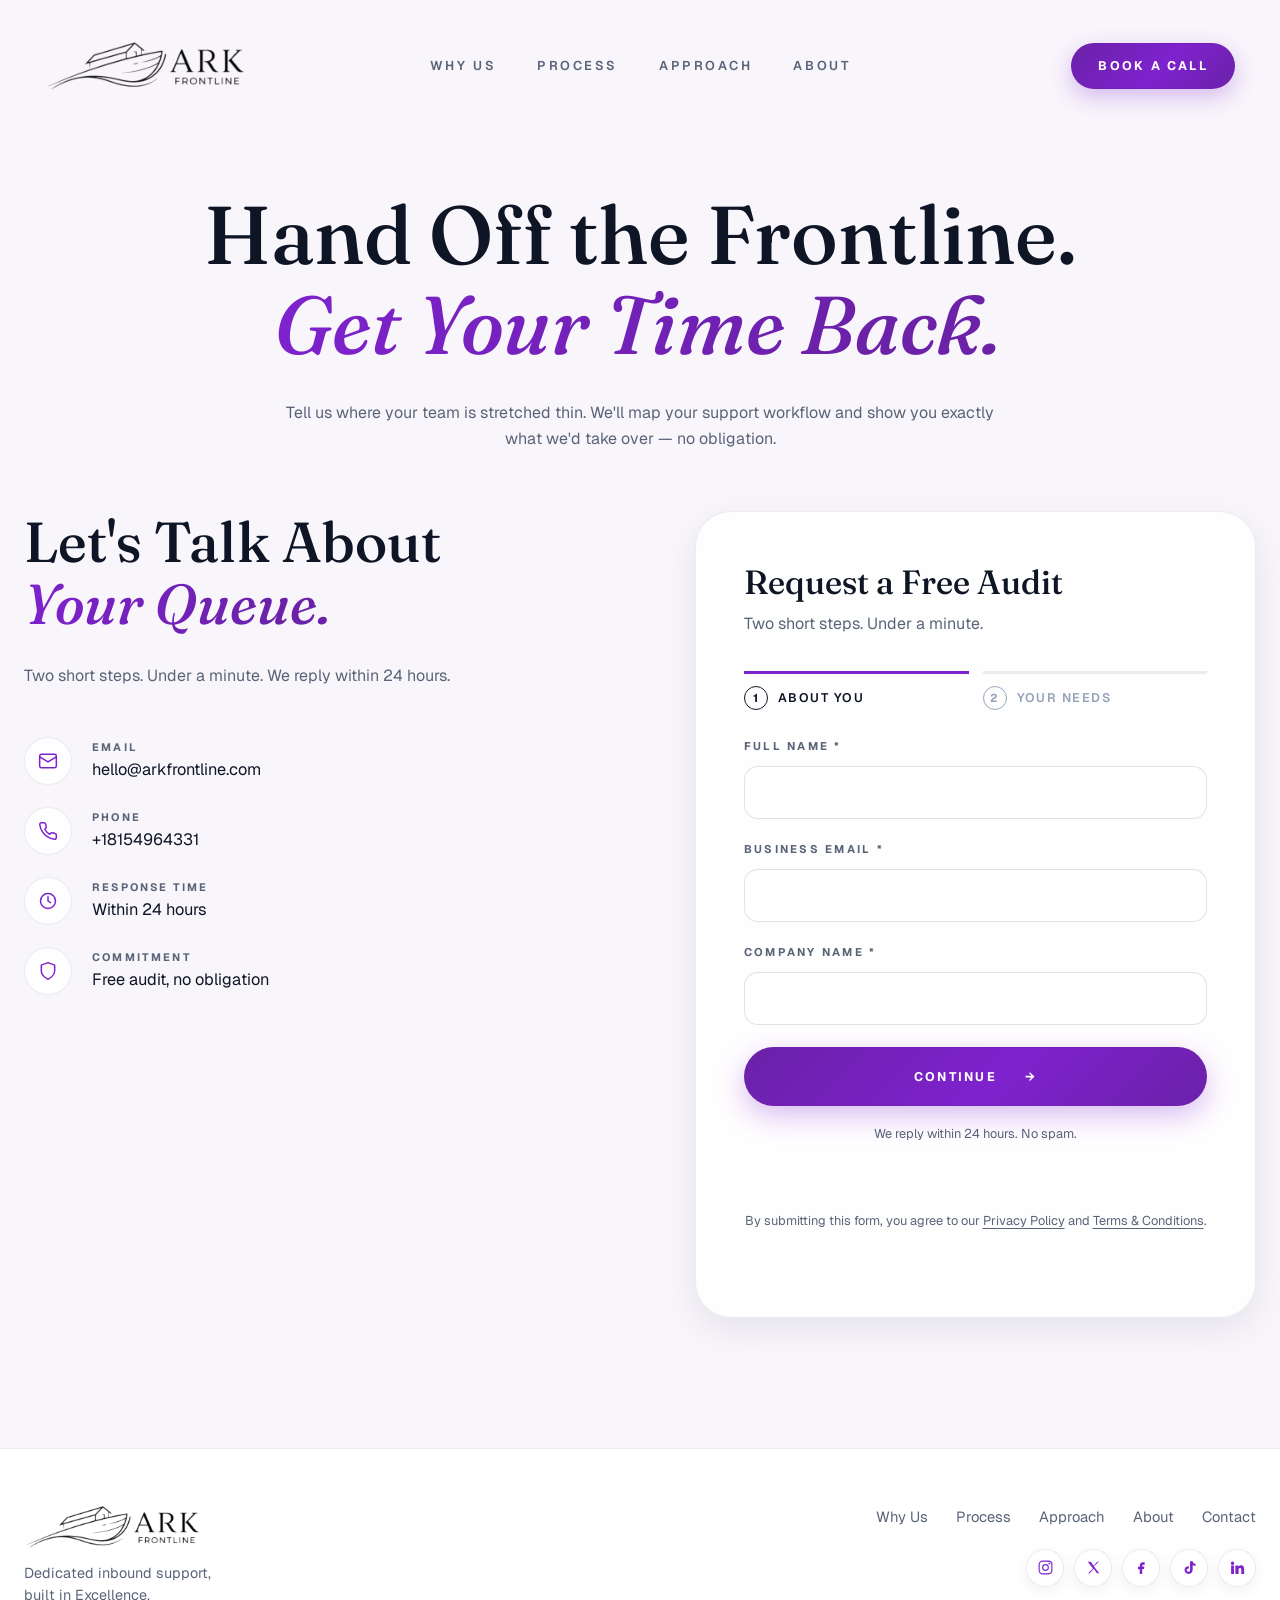
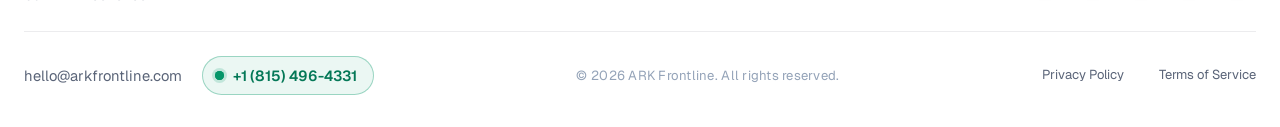
<file: contact.html>
<!doctype html>
<html lang="en">
  <head>
    <meta charset="utf-8" />
    <meta name="viewport" content="width=device-width,initial-scale=1" />
    <title>Contact | ARK Frontline</title>
    <meta
      name="description"
      content="Tell ARK Frontline where your team is stretched thin. Book a free audit call — we'll map your support workflow and show you what we'd take over."
    />
    <meta name="theme-color" content="#050811" />
    <meta property="og:type" content="website" />
    <meta property="og:title" content="Contact | ARK Frontline" />
    <meta
      property="og:description"
      content="Book a free audit call. Dedicated inbound support, built in Excellence."
    />
    <meta
      property="og:image"
      content="https://arkfrontline.com/img/logo-h-960.png"
    />
    <link rel="canonical" href="https://arkfrontline.com/contact.html">
    <meta property="og:url" content="https://arkfrontline.com/contact.html" />
    <meta name="twitter:card" content="summary_large_image" />
    <link rel="icon" type="image/x-icon" href="favicon.ico" />
    <link rel="icon" type="image/png" href="img/favicon.png?v=2" />
    <link rel="shortcut icon" href="favicon.ico" />
    <link rel="apple-touch-icon" href="img/favicon.png" />
    <noscript
      ><style>
        .rv {
          opacity: 1 !important;
          transform: none !important;
        }
      </style></noscript
    >
    <link rel="preconnect" href="https://fonts.googleapis.com" />
    <link rel="preconnect" href="https://fonts.gstatic.com" crossorigin />
    <link
      href="https://fonts.googleapis.com/css2?family=Fraunces:ital,opsz,wght@0,9..144,400;0,9..144,500;1,9..144,400;1,9..144,500&family=Geist:wght@400;500;600;700&display=swap"
      rel="stylesheet"
    />
    <link rel="stylesheet" href="css/styles.css" />
    <style>html{background:#f8f5fb}</style>
    <script type="application/ld+json">
{
  "@context": "https://schema.org",
  "@type": "ContactPage",
  "name": "Contact ARK Frontline",
  "url": "https://arkfrontline.com/contact.html",
  "description": "Book a free audit call with ARK Frontline. Dedicated inbound support, built in Ethiopia.",
  "mainEntity": {
    "@type": "LocalBusiness",
    "name": "ARK Frontline",
    "image": "https://arkfrontline.com/img/logo-h-960.png",
    "url": "https://arkfrontline.com",
    "telephone": "+18154964331",
    "email": "hello@arkfrontline.com",
    "address": {
      "@type": "PostalAddress",
      "addressLocality": "Addis Ababa",
      "addressCountry": "ET"
    },
    "priceRange": "$$",
    "openingHours": "Mo-Su 00:00-23:59"
  }
}
</script>
  </head>
  <body>
    <div class="bg-media" aria-hidden="true">
      <video
        id="bgVid"
        muted
        loop
        playsinline
        preload="none"
        data-src="assets/bg.mp4"
      ></video>
      <div class="bg-veil"></div>
    </div>

    <header class="nav" id="nav">
      <div class="nav-in">
        <a class="brand" href="index.html" aria-label="ARK Frontline home"
          ><img
            src="img/logo-h-480.png"
            srcset="img/logo-h-480.png 480w, img/logo-h-960.png 960w"
            sizes="(max-width:700px) 150px, 200px"
            width="480"
            height="120"
            alt="ARK Frontline"
        /></a>
        <nav class="links" id="links" aria-label="Primary">
          <a href="index.html#why">Why Us</a
          ><a href="index.html#process">Process</a
          ><a href="index.html#approach">Approach</a
          ><a href="about.html">About</a>
        </nav>
        <div class="nav-r">
          <a class="btn btn-cyan btn-sm" href="contact.html" aria-current="page"
            >Book a Call</a
          >
          <button
            class="burger"
            id="burger"
            type="button"
            aria-label="Menu"
            aria-expanded="false"
            aria-controls="links"
          >
            <i></i><i></i><i></i>
          </button>
        </div>
      </div>
    </header>

    <div class="drawer-ov" id="drawerOv" hidden></div>
    <aside class="drawer" id="drawer" aria-label="Menu" aria-hidden="true">
      <div class="drawer-top">
        <span>Menu</span
        ><button
          class="drawer-x"
          id="drawerX"
          type="button"
          aria-label="Close menu"
        >
          &times;
        </button>
      </div>
      <nav class="drawer-links">
        <a href="index.html#why">Why Us</a
        ><a href="index.html#process">Process</a
        ><a href="index.html#approach">Approach</a
        ><a href="about.html">About</a>
      </nav>
      <a class="btn btn-cyan drawer-cta" href="contact.html"
        >Book a Call <span>&rarr;</span></a
      >
    </aside>

    <main id="top">
      <!-- HERO -->
      <section class="hero" style="padding-bottom: 40px">
        <div class="wrap">
          <h1>Hand Off the Frontline.<br /><em>Get Your Time Back.</em></h1>
          <p class="lead">
            Tell us where your team is stretched thin. We'll map your support
            workflow and show you exactly what we'd take over — no obligation.
          </p>
        </div>
      </section>

      <!-- CONTACT -->
      <section class="pad contact" id="contact" style="padding-top: 20px">
        <div class="wrap contact-grid">
          <div class="rv">
            <h2>Let's Talk About<br /><em>Your Queue.</em></h2>
            <p class="lead">
              Two short steps. Under a minute. We reply within 24 hours.
            </p>
            <ul class="info">
              <li>
                <span class="ic"
                  ><svg viewBox="0 0 24 24">
                    <rect x="2" y="4" width="20" height="16" rx="2" />
                    <path d="m22 7-10 6L2 7" /></svg
                ></span>
                <div>
                  <small>Email</small
                  ><a class="ilink" href="mailto:hello@arkfrontline.com"
                    >hello@arkfrontline.com</a
                  >
                </div>
              </li>
              <li>
                <span class="ic"
                  ><svg viewBox="0 0 24 24">
                    <path
                      d="M22 16.9v3a2 2 0 0 1-2.2 2 19.8 19.8 0 0 1-8.6-3.1 19.5 19.5 0 0 1-6-6A19.8 19.8 0 0 1 2.1 4.2 2 2 0 0 1 4.1 2h3a2 2 0 0 1 2 1.7c.1 1 .4 1.9.7 2.8a2 2 0 0 1-.5 2.1L8.1 9.9a16 16 0 0 0 6 6l1.3-1.3a2 2 0 0 1 2.1-.4c.9.3 1.8.6 2.8.7a2 2 0 0 1 1.7 2z"
                    /></svg
                ></span>
                <div>
                  <small>Phone</small
                  ><a class="ilink" href="tel:+18154964331"
                    >+18154964331</a
                  >
                </div>
              </li>
              <li>
                <span class="ic"
                  ><svg viewBox="0 0 24 24">
                    <circle cx="12" cy="12" r="9" />
                    <path d="M12 7v5l3 2" /></svg
                ></span>
                <div>
                  <small>Response Time</small><span>Within 24 hours</span>
                </div>
              </li>
              <li>
                <span class="ic"
                  ><svg viewBox="0 0 24 24">
                    <path
                      d="M12 22s8-4 8-10V5l-8-3-8 3v7c0 6 8 10 8 10z"
                    /></svg
                ></span>
                <div>
                  <small>Commitment</small
                  ><span>Free audit, no obligation</span>
                </div>
              </li>
            </ul>
          </div>
          <form id="f" class="rv" novalidate action="https://formsubmit.app/f/wn6j7368xc" method="POST">
            <input type="text" name="_gotcha" style="display:none" tabindex="-1" autocomplete="off">
            <h3>Request a Free Audit</h3>
            <p>Two short steps. Under a minute.</p>
            <div class="fsteps" id="fsteps">
              <span class="on"><b>1</b> About you</span
              ><span><b>2</b> Your needs</span>
            </div>
            <div class="fpane on" data-p="1">
              
              <label
                >Full Name *<input name="name" required autocomplete="name"
              /></label>
              <label
                >Business Email *<input
                  type="email"
                  name="email"
                  required
                  autocomplete="email"
              /></label>
              <label
                >Company Name *<input
                  name="company"
                  required
                  autocomplete="organization"
              /></label>
              <button class="btn btn-cyan" type="button" id="fnext">
                Continue <span>&rarr;</span>
              </button>
            </div>
            <div class="fpane" data-p="2">
              <label
                >Industry *
                <select name="industry" required>
                  <option value="">Select your industry</option>
                  <option>Real Estate</option>
                  <option>SaaS &amp; Tech</option>
                  <option>Hospitality &amp; Rentals</option>
                  <option>E-Commerce &amp; Service</option>
                  <option>Other</option>
                </select>
              </label>
              <label
                >Anything we should know?
                <small>(optional: channels, volume, hours)</small>
                <textarea name="message" rows="3"></textarea>
              </label>
              <div class="fbtns">
                <button class="btn btn-ghost" type="button" id="fback">
                  &larr; Back</button
                ><button class="btn btn-cyan" type="submit">
                  Send My Request <span>&rarr;</span>
                </button>
              </div>
            </div>
            <p class="fine">We reply within 24 hours. No spam.</p>
            <div id="sent" role="status" aria-live="polite"></div>
            <p class="fine">
              By submitting this form, you agree to our
              <a
                href="privacy.html"
                style="
                  color: var(--copper);
                  text-decoration: underline;
                  text-underline-offset: 3px;
                "
                >Privacy Policy</a
              >
              and
              <a
                href="terms.html"
                style="
                  color: var(--copper);
                  text-decoration: underline;
                  text-underline-offset: 3px;
                "
                >Terms &amp; Conditions</a
              >.
            </p>
          </form>
        </div>
      </section>
    </main>

    <footer>
      <div class="wrap f-in">
        <!-- top: brand + tagline, nav + social -->
        <div class="f-top">
          <div class="f-brand">
            <a
              class="brand"
              href="index.html"
              aria-label="ARK Frontline, back to home"
              ><img
                src="img/logo-h-480.png"
                srcset="img/logo-h-480.png 480w, img/logo-h-960.png 960w"
                sizes="(max-width:700px) 150px, 200px"
                width="480"
                height="120"
                alt="ARK Frontline"
            /></a>
            <p class="f-tag">
              Dedicated inbound support,<br />built in Excellence.
            </p>
          </div>
          <div class="f-right">
            <nav class="f-nav" aria-label="Footer">
              <a href="index.html#why">Why Us</a>
              <a href="index.html#process">Process</a>
              <a href="index.html#approach">Approach</a>
              <a href="about.html">About</a>
              <a href="contact.html">Contact</a>
            </nav>
            <ul class="f-social" aria-label="ARK Frontline on social media">
              <li>
                <a
                  href="https://www.instagram.com/@ark_frontline"
                  target="_blank"
                  rel="noopener"
                  aria-label="ARK Frontline on Instagram"
                >
                  <svg viewBox="0 0 24 24" aria-hidden="true">
                    <rect x="3" y="3" width="18" height="18" rx="5" />
                    <circle cx="12" cy="12" r="4" />
                    <circle
                      cx="17.5"
                      cy="6.5"
                      r="1.2"
                      fill="currentColor"
                      stroke="none"
                    />
                  </svg>
                </a>
              </li>
              <li>
                <a
                  href="https://x.com/@ark_frontline"
                  target="_blank"
                  rel="noopener"
                  aria-label="ARK Frontline on X"
                >
                  <svg viewBox="0 0 24 24" aria-hidden="true">
                    <path
                      d="M4 4l7.2 9.3L4.4 20h2.3l5.6-6.1L17 20h3l-7.5-9.7L19.6 4h-2.3l-5.1 5.6L8.2 4H4z"
                      fill="currentColor"
                      stroke="none"
                    />
                  </svg>
                </a>
              </li>
              <li>
                <a
                  href="https://www.facebook.com/@ark_frontline"
                  target="_blank"
                  rel="noopener"
                  aria-label="ARK Frontline on Facebook"
                >
                  <svg viewBox="0 0 24 24" aria-hidden="true">
                    <path
                      d="M14 8h2.5V4.5H14c-2.5 0-4.5 2-4.5 4.5v2H7v3.5h2.5V21H13v-7h2.5l.5-3.5H13V9c0-.6.4-1 1-1z"
                      fill="currentColor"
                      stroke="none"
                    />
                  </svg>
                </a>
              </li>
              <li>
                <a
                  href="https://www.tiktok.com/@@ark_frontline"
                  target="_blank"
                  rel="noopener"
                  aria-label="ARK Frontline on TikTok"
                >
                  <svg viewBox="0 0 24 24" aria-hidden="true">
                    <path
                      d="M16.5 3c.3 2.2 1.7 3.6 4 3.8v3c-1.4 0-2.7-.4-4-1.2v6.2c0 3.5-2.4 6.2-5.9 6.2-3.2 0-5.6-2.3-5.6-5.4 0-3.3 2.7-5.7 6-5.4v3.1c-1.6-.3-3 .8-3 2.3 0 1.3 1 2.3 2.4 2.3 1.5 0 2.4-1 2.4-2.5V3h3.7z"
                      fill="currentColor"
                      stroke="none"
                    />
                  </svg>
                </a>
              </li>
              <li>
                <a
                  href="https://www.linkedin.com/company/ark-frontline/"
                  target="_blank"
                  rel="noopener"
                  aria-label="ARK Frontline on LinkedIn"
                >
                  <svg viewBox="0 0 24 24" aria-hidden="true">
                    <path
                      d="M4.98 3.5A2.5 2.5 0 1 1 5 8.5a2.5 2.5 0 0 1-.02-5zM3 9h4v12H3zM9 9h3.8v1.7h.05c.53-1 1.83-2.05 3.77-2.05 4.03 0 4.78 2.65 4.78 6.1V21h-4v-5.4c0-1.3-.02-2.96-1.8-2.96-1.8 0-2.08 1.4-2.08 2.86V21H9z"
                      fill="currentColor"
                      stroke="none"
                    />
                  </svg>
                </a>
              </li>
            </ul>
          </div>
        </div>

        <!-- bottom: contact + copyright -->
        <div class="f-bottom">
          <div class="f-contact">
            <a href="mailto:hello@arkfrontline.com">hello@arkfrontline.com</a>
            <a class="f-tel" href="tel:+18154964331"
              ><span class="f-tel-dot" aria-hidden="true"></span>+1 (815) 496-4331</a
            >
          </div>
          <small>© 2026 ARK Frontline. All rights reserved.</small>
          <div class="row">
            <a href="privacy.html" style="font-size: small">Privacy Policy</a>
            <a href="terms.html" style="font-size: small">Terms of Service</a>
          </div>
        </div>
      </div>
    </footer>

    <script src="js/main.js" defer></script>
  </body>
</html>
</file>
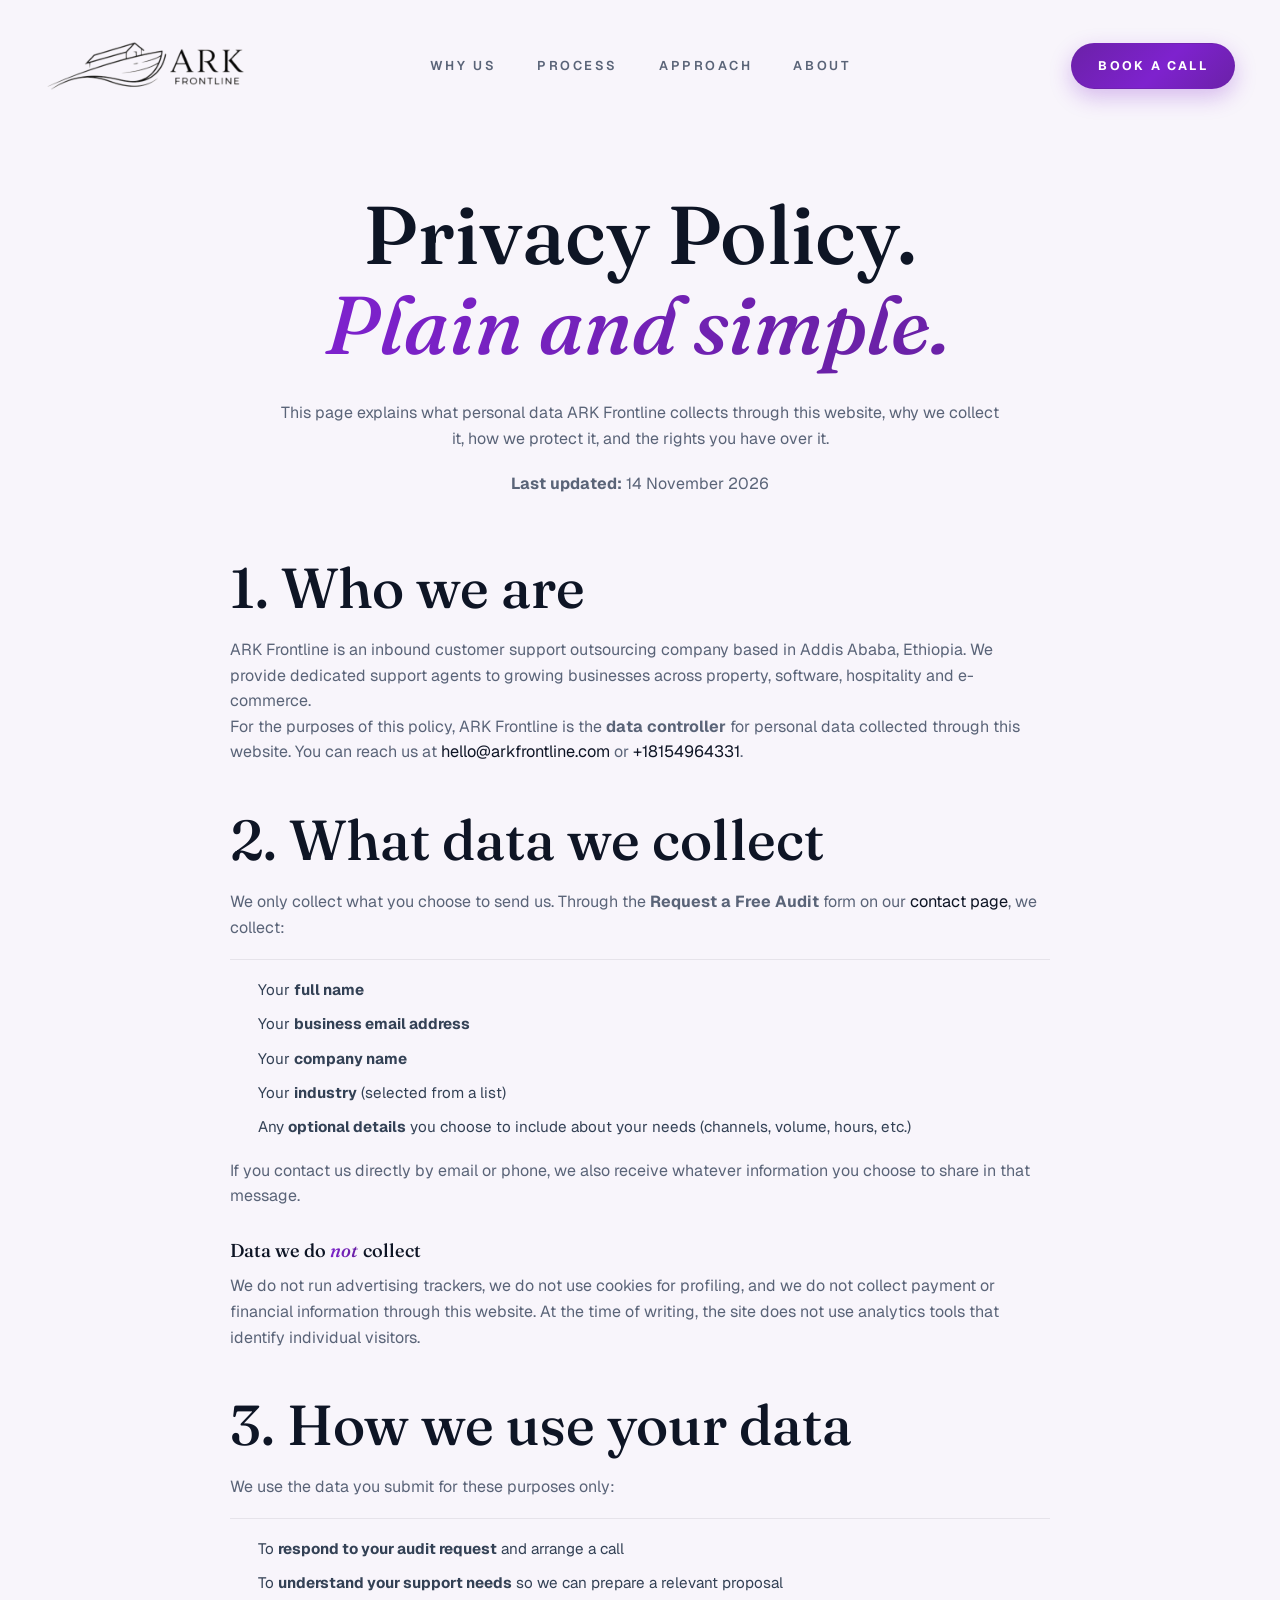
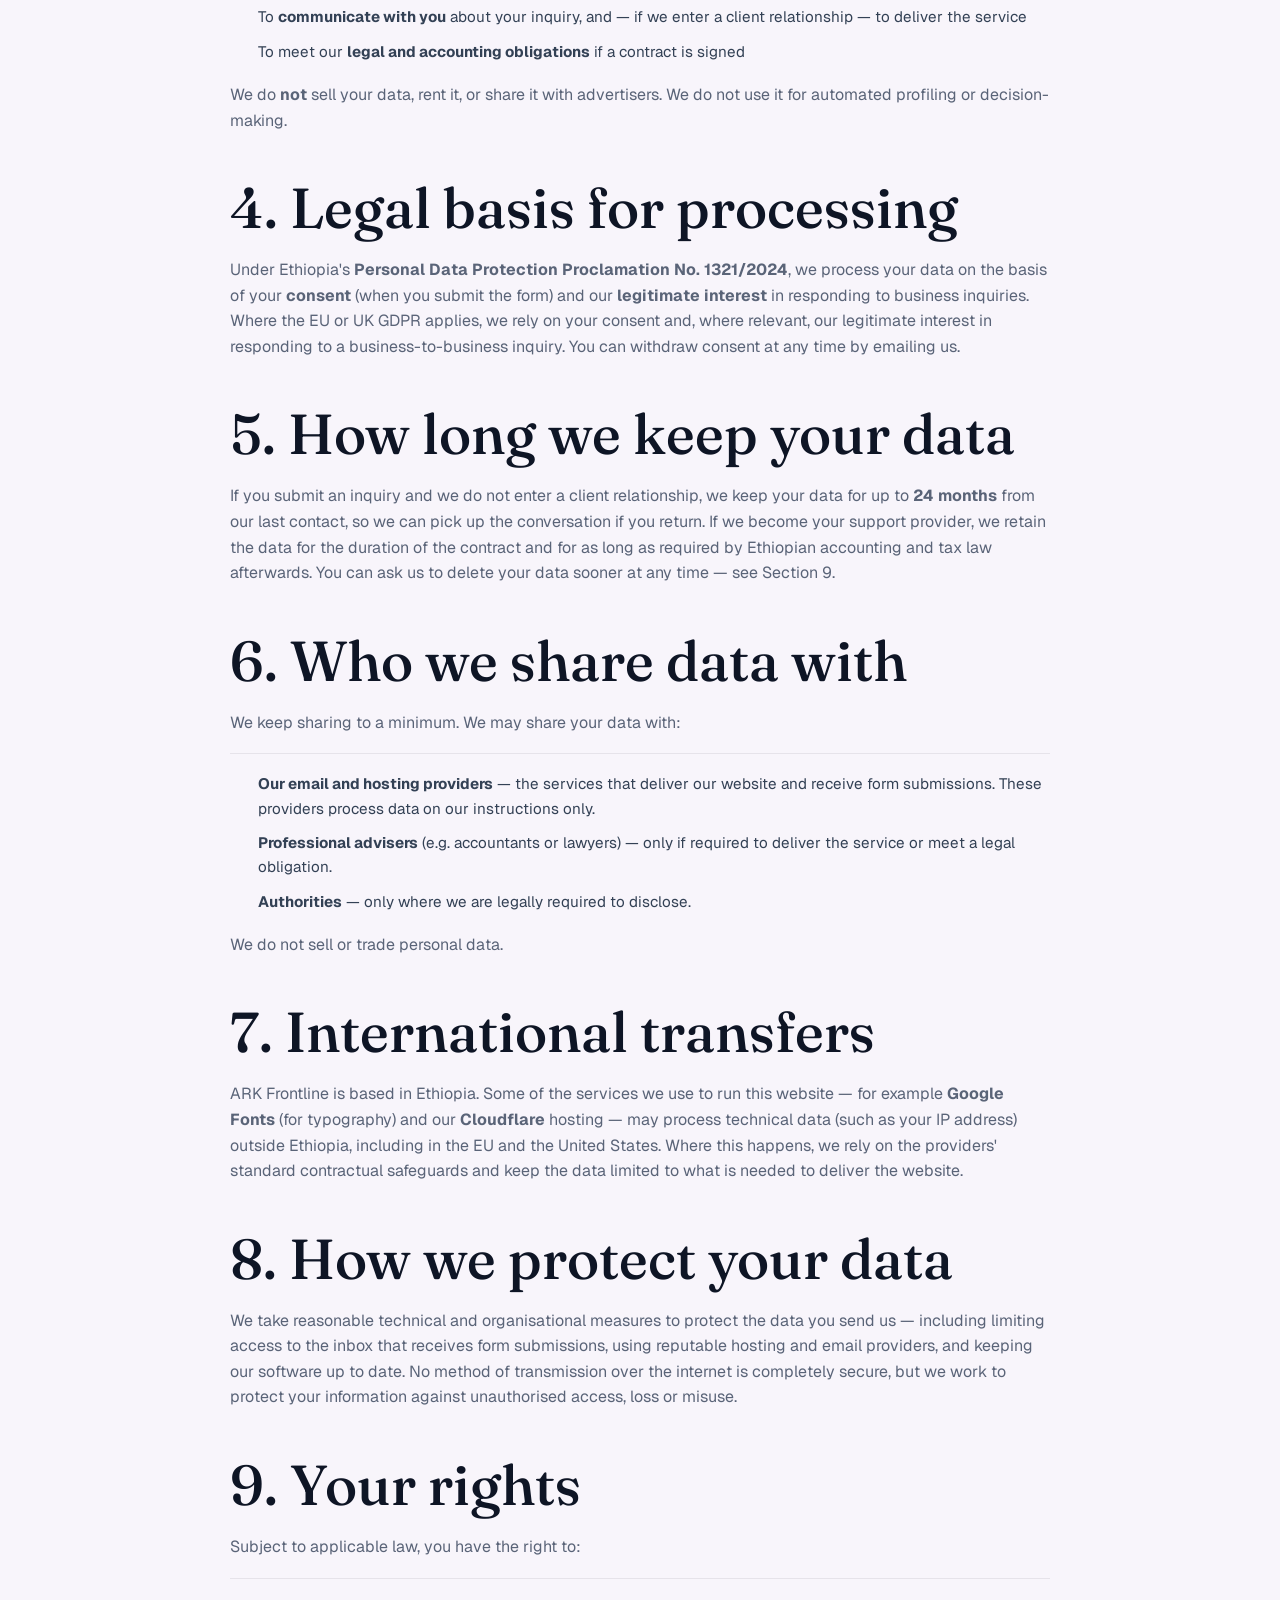
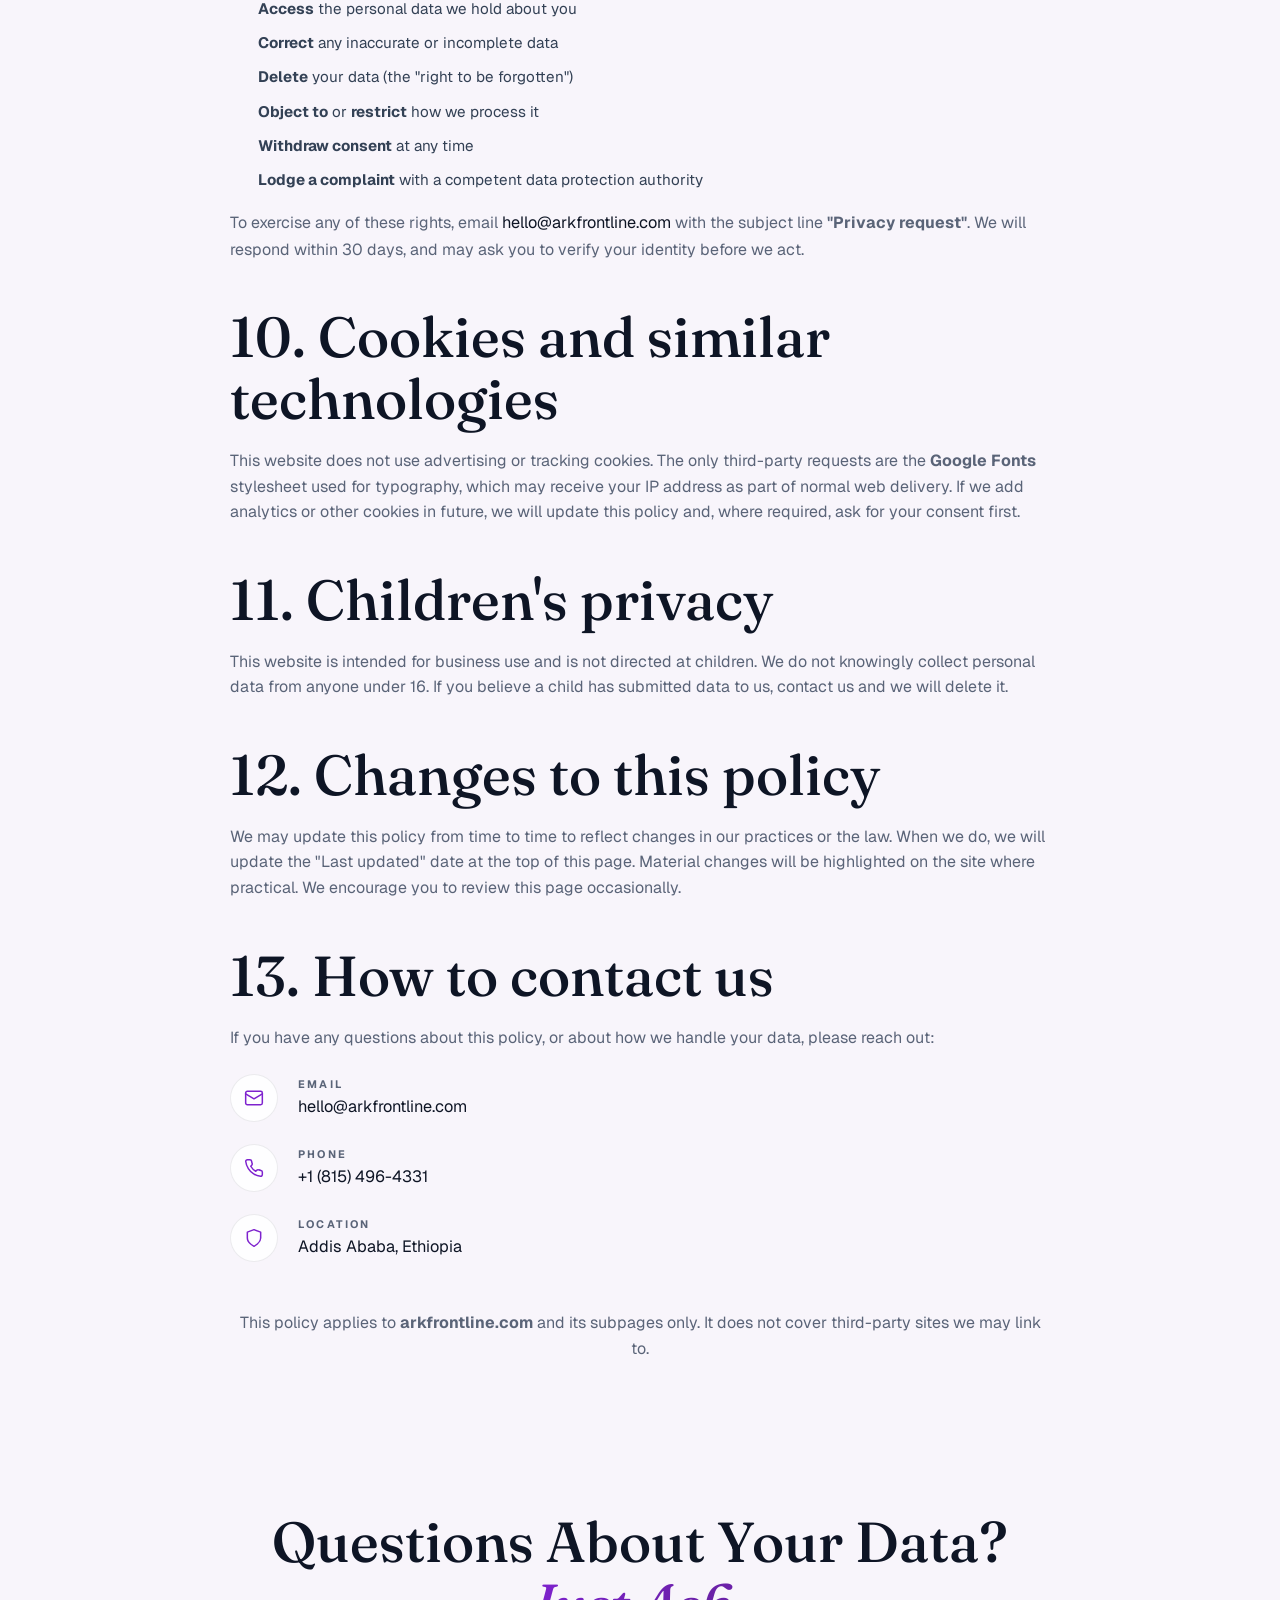
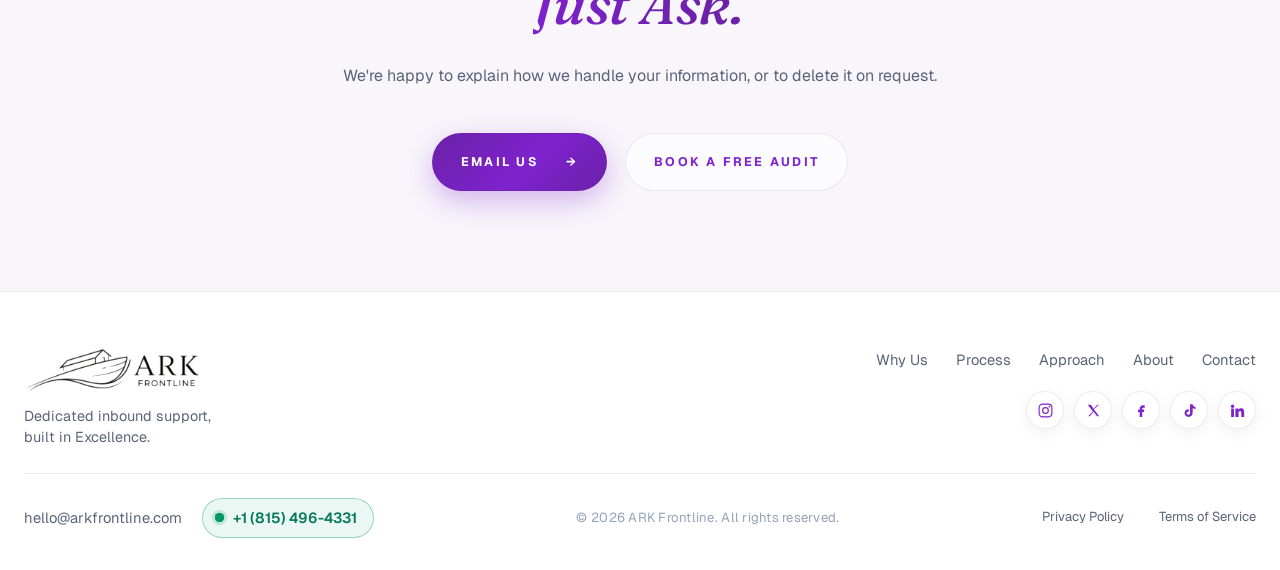
<file: privacy.html>
<!doctype html>
<html lang="en">
  <head>
    <meta charset="utf-8" />
    <meta name="viewport" content="width=device-width,initial-scale=1" />
    <title>Privacy Policy | ARK Frontline</title>
    <meta
      name="description"
      content="How ARK Frontline collects, uses and protects personal data submitted through our website and contact form."
    />
    <meta name="theme-color" content="#050811" />
    <meta property="og:type" content="website" />
    <meta property="og:title" content="Privacy Policy | ARK Frontline" />
    <meta
      property="og:description"
      content="How ARK Frontline collects, uses and protects personal data."
    />
    <meta
      property="og:image"
      content="https://arkfrontline.com/img/logo-h-960.png"
    />
    <link rel="canonical" href="https://arkfrontline.com/privacy.html">
    <meta property="og:url" content="https://arkfrontline.com/privacy.html" />
    <meta name="robots" content="index,follow" />
    <link rel="icon" type="image/x-icon" href="favicon.ico" />
    <link rel="icon" type="image/png" href="img/favicon.png?v=2" />
    <link rel="shortcut icon" href="favicon.ico" />
    <link rel="apple-touch-icon" href="img/favicon.png" />
    <noscript
      ><style>
        .rv {
          opacity: 1 !important;
          transform: none !important;
        }
      </style></noscript
    >
    <link rel="preconnect" href="https://fonts.googleapis.com" />
    <link rel="preconnect" href="https://fonts.gstatic.com" crossorigin />
    <link
      href="https://fonts.googleapis.com/css2?family=Fraunces:ital,opsz,wght@0,9..144,400;0,9..144,500;1,9..144,400;1,9..144,500&family=Geist:wght@400;500;600;700&display=swap"
      rel="stylesheet"
    />
    <link rel="stylesheet" href="css/styles.css" />
    <style>
      html {
        background: #f8f5fb;
      }
    </style>
    <script type="application/ld+json">
{
  "@context": "https://schema.org",
  "@type": "WebPage",
  "name": "Privacy Policy | ARK Frontline",
  "url": "https://arkfrontline.com/privacy.html",
  "description": "How ARK Frontline collects, uses and protects personal data submitted through our website and contact form.",
  "isPartOf": {
    "@type": "WebSite",
    "name": "ARK Frontline",
    "url": "https://arkfrontline.com"
  }
}
</script>
  </head>
  <body>
    <div class="bg-media" aria-hidden="true">
      <video
        id="bgVid"
        muted
        loop
        playsinline
        preload="none"
        data-src="assets/bg.mp4"
      ></video>
      <div class="bg-veil"></div>
    </div>

    <header class="nav" id="nav">
      <div class="nav-in">
        <a class="brand" href="index.html" aria-label="ARK Frontline home"
          ><img
            src="img/logo-h-480.png"
            srcset="img/logo-h-480.png 480w, img/logo-h-960.png 960w"
            sizes="(max-width:700px) 150px, 200px"
            width="480"
            height="120"
            alt="ARK Frontline"
        /></a>
        <nav class="links" id="links" aria-label="Primary">
          <a href="index.html#why">Why Us</a
          ><a href="index.html#process">Process</a
          ><a href="index.html#approach">Approach</a
          ><a href="about.html">About</a>
        </nav>
        <div class="nav-r">
          <a class="btn btn-cyan btn-sm" href="contact.html">Book a Call</a>
          <button
            class="burger"
            id="burger"
            type="button"
            aria-label="Menu"
            aria-expanded="false"
            aria-controls="links"
          >
            <i></i><i></i><i></i>
          </button>
        </div>
      </div>
    </header>

    <div class="drawer-ov" id="drawerOv" hidden></div>
    <aside class="drawer" id="drawer" aria-label="Menu" aria-hidden="true">
      <div class="drawer-top">
        <span>Menu</span
        ><button
          class="drawer-x"
          id="drawerX"
          type="button"
          aria-label="Close menu"
        >
          &times;
        </button>
      </div>
      <nav class="drawer-links">
        <a href="index.html#industries">Industries</a
        ><a href="index.html#why">Why Us</a
        ><a href="index.html#process">Process</a
        ><a href="index.html#approach">Approach</a
        ><a href="about.html">About</a>
      </nav>
      <a class="btn btn-cyan drawer-cta" href="contact.html"
        >Book a Call <span>&rarr;</span></a
      >
    </aside>

    <main id="top">
      <!-- HERO -->
      <section class="hero" style="padding-bottom: 40px">
        <div class="wrap">
          <h1>Privacy Policy.<br /><em>Plain and simple.</em></h1>
          <p class="lead">
            This page explains what personal data ARK Frontline collects through
            this website, why we collect it, how we protect it, and the rights
            you have over it.
          </p>
          <p class="note" style="margin-top: 20px">
            <strong>Last updated:</strong> 14 November 2026
          </p>
        </div>
      </section>

      <!-- POLICY BODY -->
      <section class="pad" style="padding-top: 20px">
        <div class="wrap" style="max-width: 820px">
          <h2 style="margin-bottom: 18px">1. Who we are</h2>
          <p class="lead" style="max-width: none">
            ARK Frontline is an inbound customer support outsourcing company
            based in Addis Ababa, Ethiopia. We provide dedicated support agents
            to growing businesses across property, software, hospitality and
            e-commerce.
          </p>
          <p class="lead" style="max-width: none">
            For the purposes of this policy, ARK Frontline is the
            <strong>data controller</strong> for personal data collected through
            this website. You can reach us at
            <a class="ilink" href="mailto:hello@arkfrontline.com"
              >hello@arkfrontline.com</a
            >
            or <a class="ilink" href="tel:+18154964331">+18154964331</a>.
          </p>

          <h2 style="margin: 44px 0 18px">2. What data we collect</h2>
          <p class="lead" style="max-width: none">
            We only collect what you choose to send us. Through the
            <strong>Request a Free Audit</strong> form on our
            <a class="ilink" href="contact.html">contact page</a>, we collect:
          </p>
          <ul class="checks" style="margin-top: 18px">
            <li>Your <strong>full name</strong></li>
            <li>Your <strong>business email address</strong></li>
            <li>Your <strong>company name</strong></li>
            <li>Your <strong>industry</strong> (selected from a list)</li>
            <li>
              Any <strong>optional details</strong> you choose to include about
              your needs (channels, volume, hours, etc.)
            </li>
          </ul>
          <p class="lead" style="max-width: none; margin-top: 18px">
            If you contact us directly by email or phone, we also receive
            whatever information you choose to share in that message.
          </p>

          <h3 style="margin: 32px 0 12px">Data we do <em>not</em> collect</h3>
          <p class="lead" style="max-width: none">
            We do not run advertising trackers, we do not use cookies for
            profiling, and we do not collect payment or financial information
            through this website. At the time of writing, the site does not use
            analytics tools that identify individual visitors.
          </p>

          <h2 style="margin: 44px 0 18px">3. How we use your data</h2>
          <p class="lead" style="max-width: none">
            We use the data you submit for these purposes only:
          </p>
          <ul class="checks" style="margin-top: 18px">
            <li>
              To <strong>respond to your audit request</strong> and arrange a
              call
            </li>
            <li>
              To <strong>understand your support needs</strong> so we can
              prepare a relevant proposal
            </li>
            <li>
              To <strong>communicate with you</strong> about your inquiry, and —
              if we enter a client relationship — to deliver the service
            </li>
            <li>
              To meet our <strong>legal and accounting obligations</strong> if a
              contract is signed
            </li>
          </ul>
          <p class="lead" style="max-width: none; margin-top: 18px">
            We do <strong>not</strong> sell your data, rent it, or share it with
            advertisers. We do not use it for automated profiling or
            decision-making.
          </p>

          <h2 style="margin: 44px 0 18px">4. Legal basis for processing</h2>
          <p class="lead" style="max-width: none">
            Under Ethiopia's
            <strong>Personal Data Protection Proclamation No. 1321/2024</strong
            >, we process your data on the basis of your
            <strong>consent</strong> (when you submit the form) and our
            <strong>legitimate interest</strong> in responding to business
            inquiries. Where the EU or UK GDPR applies, we rely on your consent
            and, where relevant, our legitimate interest in responding to a
            business-to-business inquiry. You can withdraw consent at any time
            by emailing us.
          </p>

          <h2 style="margin: 44px 0 18px">5. How long we keep your data</h2>
          <p class="lead" style="max-width: none">
            If you submit an inquiry and we do not enter a client relationship,
            we keep your data for up to <strong>24 months</strong> from our last
            contact, so we can pick up the conversation if you return. If we
            become your support provider, we retain the data for the duration of
            the contract and for as long as required by Ethiopian accounting and
            tax law afterwards. You can ask us to delete your data sooner at any
            time — see Section 9.
          </p>

          <h2 style="margin: 44px 0 18px">6. Who we share data with</h2>
          <p class="lead" style="max-width: none">
            We keep sharing to a minimum. We may share your data with:
          </p>
          <ul class="checks" style="margin-top: 18px">
            <li>
              <strong>Our email and hosting providers</strong> — the services
              that deliver our website and receive form submissions. These
              providers process data on our instructions only.
            </li>
            <li>
              <strong>Professional advisers</strong> (e.g. accountants or
              lawyers) — only if required to deliver the service or meet a legal
              obligation.
            </li>
            <li>
              <strong>Authorities</strong> — only where we are legally required
              to disclose.
            </li>
          </ul>
          <p class="lead" style="max-width: none; margin-top: 18px">
            We do not sell or trade personal data.
          </p>

          <h2 style="margin: 44px 0 18px">7. International transfers</h2>
          <p class="lead" style="max-width: none">
            ARK Frontline is based in Ethiopia. Some of the services we use to
            run this website — for example <strong>Google Fonts</strong> (for
            typography) and our <strong>Cloudflare</strong> hosting — may
            process technical data (such as your IP address) outside Ethiopia,
            including in the EU and the United States. Where this happens, we
            rely on the providers' standard contractual safeguards and keep the
            data limited to what is needed to deliver the website.
          </p>

          <h2 style="margin: 44px 0 18px">8. How we protect your data</h2>
          <p class="lead" style="max-width: none">
            We take reasonable technical and organisational measures to protect
            the data you send us — including limiting access to the inbox that
            receives form submissions, using reputable hosting and email
            providers, and keeping our software up to date. No method of
            transmission over the internet is completely secure, but we work to
            protect your information against unauthorised access, loss or
            misuse.
          </p>

          <h2 style="margin: 44px 0 18px">9. Your rights</h2>
          <p class="lead" style="max-width: none">
            Subject to applicable law, you have the right to:
          </p>
          <ul class="checks" style="margin-top: 18px">
            <li><strong>Access</strong> the personal data we hold about you</li>
            <li><strong>Correct</strong> any inaccurate or incomplete data</li>
            <li>
              <strong>Delete</strong> your data (the "right to be forgotten")
            </li>
            <li>
              <strong>Object to</strong> or <strong>restrict</strong> how we
              process it
            </li>
            <li><strong>Withdraw consent</strong> at any time</li>
            <li>
              <strong>Lodge a complaint</strong> with a competent data
              protection authority
            </li>
          </ul>
          <p class="lead" style="max-width: none; margin-top: 18px">
            To exercise any of these rights, email
            <a class="ilink" href="mailto:hello@arkfrontline.com"
              >hello@arkfrontline.com</a
            >
            with the subject line <strong>"Privacy request"</strong>. We will
            respond within 30 days, and may ask you to verify your identity
            before we act.
          </p>

          <h2 style="margin: 44px 0 18px">
            10. Cookies and similar technologies
          </h2>
          <p class="lead" style="max-width: none">
            This website does not use advertising or tracking cookies. The only
            third-party requests are the
            <strong>Google Fonts</strong> stylesheet used for typography, which
            may receive your IP address as part of normal web delivery. If we
            add analytics or other cookies in future, we will update this policy
            and, where required, ask for your consent first.
          </p>

          <h2 style="margin: 44px 0 18px">11. Children's privacy</h2>
          <p class="lead" style="max-width: none">
            This website is intended for business use and is not directed at
            children. We do not knowingly collect personal data from anyone
            under 16. If you believe a child has submitted data to us, contact
            us and we will delete it.
          </p>

          <h2 style="margin: 44px 0 18px">12. Changes to this policy</h2>
          <p class="lead" style="max-width: none">
            We may update this policy from time to time to reflect changes in
            our practices or the law. When we do, we will update the "Last
            updated" date at the top of this page. Material changes will be
            highlighted on the site where practical. We encourage you to review
            this page occasionally.
          </p>

          <h2 style="margin: 44px 0 18px">13. How to contact us</h2>
          <p class="lead" style="max-width: none">
            If you have any questions about this policy, or about how we handle
            your data, please reach out:
          </p>
          <ul class="info" style="margin-top: 24px">
            <li>
              <span class="ic"
                ><svg viewBox="0 0 24 24">
                  <rect x="2" y="4" width="20" height="16" rx="2" />
                  <path d="m22 7-10 6L2 7" /></svg
              ></span>
              <div>
                <small>Email</small
                ><a class="ilink" href="mailto:hello@arkfrontline.com"
                  >hello@arkfrontline.com</a
                >
              </div>
            </li>
            <li>
              <span class="ic"
                ><svg viewBox="0 0 24 24">
                  <path
                    d="M22 16.9v3a2 2 0 0 1-2.2 2 19.8 19.8 0 0 1-8.6-3.1 19.5 19.5 0 0 1-6-6A19.8 19.8 0 0 1 2.1 4.2 2 2 0 0 1 4.1 2h3a2 2 0 0 1 2 1.7c.1 1 .4 1.9.7 2.8a2 2 0 0 1-.5 2.1L8.1 9.9a16 16 0 0 0 6 6l1.3-1.3a2 2 0 0 1 2.1-.4c.9.3 1.8.6 2.8.7a2 2 0 0 1 1.7 2z"
                  /></svg
              ></span>
              <div>
                <small>Phone</small
                ><a class="ilink" href="tel:+18154964331"
                  ><span class="tel-dot" aria-hidden="true"></span>+1 (815)
                  496-4331</a
                >
              </div>
            </li>
            <li>
              <span class="ic"
                ><svg viewBox="0 0 24 24">
                  <path d="M12 22s8-4 8-10V5l-8-3-8 3v7c0 6 8 10 8 10z" /></svg
              ></span>
              <div>
                <small>Location</small><span>Addis Ababa, Ethiopia</span>
              </div>
            </li>
          </ul>

          <p class="note" style="margin-top: 48px">
            This policy applies to <strong>arkfrontline.com</strong> and its
            subpages only. It does not cover third-party sites we may link to.
          </p>
        </div>
      </section>

      <!-- CTA -->
      <section
        class="pad contact"
        style="padding-top: 20px; padding-bottom: 100px"
      >
        <div class="wrap" style="text-align: center">
          <div class="rv">
            <h2>Questions About Your Data?<br /><em>Just Ask.</em></h2>
            <p class="lead" style="margin: 24px auto 0">
              We're happy to explain how we handle your information, or to
              delete it on request.
            </p>
            <div class="cta">
              <a
                class="btn btn-cyan"
                href="mailto:hello@arkfrontline.com?subject=Privacy%20Question"
                >Email Us <span>→</span></a
              >
              <a class="btn btn-ghost" href="contact.html">Book a Free Audit</a>
            </div>
          </div>
        </div>
      </section>
    </main>

    <footer>
      <div class="wrap f-in">
        <div class="f-top">
          <div class="f-brand">
            <a
              class="brand"
              href="index.html"
              aria-label="ARK Frontline, back to home"
              ><img
                src="img/logo-h-480.png"
                srcset="img/logo-h-480.png 480w, img/logo-h-960.png 960w"
                sizes="(max-width:700px) 150px, 200px"
                width="480"
                height="120"
                alt="ARK Frontline"
            /></a>
            <p class="f-tag">
              Dedicated inbound support,<br />built in Excellence.
            </p>
          </div>
          <div class="f-right">
            <nav class="f-nav" aria-label="Footer">
              <a href="index.html#why">Why Us</a>
              <a href="index.html#process">Process</a>
              <a href="index.html#approach">Approach</a>
              <a href="about.html">About</a>
              <a href="contact.html">Contact</a>
            </nav>
            <ul class="f-social" aria-label="ARK Frontline on social media">
              <li>
                <a
                  href="https://www.instagram.com/ark_frontline/"
                  target="_blank"
                  rel="noopener"
                  aria-label="ARK Frontline on Instagram"
                  ><svg viewBox="0 0 24 24" aria-hidden="true">
                    <rect x="3" y="3" width="18" height="18" rx="5" />
                    <circle cx="12" cy="12" r="4" />
                    <circle
                      cx="17.5"
                      cy="6.5"
                      r="1.2"
                      fill="currentColor"
                      stroke="none"
                    /></svg
                ></a>
              </li>
              <li>
                <a
                  href="https://x.com/ark_frontline"
                  target="_blank"
                  rel="noopener"
                  aria-label="ARK Frontline on X"
                  ><svg viewBox="0 0 24 24" aria-hidden="true">
                    <path
                      d="M4 4l7.2 9.3L4.4 20h2.3l5.6-6.1L17 20h3l-7.5-9.7L19.6 4h-2.3l-5.1 5.6L8.2 4H4z"
                      fill="currentColor"
                      stroke="none"
                    /></svg
                ></a>
              </li>
              <li>
                <a
                  href="https://www.facebook.com/ark_frontline"
                  target="_blank"
                  rel="noopener"
                  aria-label="ARK Frontline on Facebook"
                  ><svg viewBox="0 0 24 24" aria-hidden="true">
                    <path
                      d="M14 8h2.5V4.5H14c-2.5 0-4.5 2-4.5 4.5v2H7v3.5h2.5V21H13v-7h2.5l.5-3.5H13V9c0-.6.4-1 1-1z"
                      fill="currentColor"
                      stroke="none"
                    /></svg
                ></a>
              </li>
              <li>
                <a
                  href="https://www.tiktok.com/@ark_frontline"
                  target="_blank"
                  rel="noopener"
                  aria-label="ARK Frontline on TikTok"
                  ><svg viewBox="0 0 24 24" aria-hidden="true">
                    <path
                      d="M16.5 3c.3 2.2 1.7 3.6 4 3.8v3c-1.4 0-2.7-.4-4-1.2v6.2c0 3.5-2.4 6.2-5.9 6.2-3.2 0-5.6-2.3-5.6-5.4 0-3.3 2.7-5.7 6-5.4v3.1c-1.6-.3-3 .8-3 2.3 0 1.3 1 2.3 2.4 2.3 1.5 0 2.4-1 2.4-2.5V3h3.7z"
                      fill="currentColor"
                      stroke="none"
                    /></svg
                ></a>
              </li>
              <li>
                <a
                  href="https://www.linkedin.com/company/ark-frontline/"
                  target="_blank"
                  rel="noopener"
                  aria-label="ARK Frontline on LinkedIn"
                  ><svg viewBox="0 0 24 24" aria-hidden="true">
                    <path
                      d="M4.98 3.5A2.5 2.5 0 1 1 5 8.5a2.5 2.5 0 0 1-.02-5zM3 9h4v12H3zM9 9h3.8v1.7h.05c.53-1 1.83-2.05 3.77-2.05 4.03 0 4.78 2.65 4.78 6.1V21h-4v-5.4c0-1.3-.02-2.96-1.8-2.96-1.8 0-2.08 1.4-2.08 2.86V21H9z"
                      fill="currentColor"
                      stroke="none"
                    /></svg
                ></a>
              </li>
            </ul>
          </div>
        </div>
        <div class="f-bottom">
          <div class="f-contact">
            <a href="mailto:hello@arkfrontline.com">hello@arkfrontline.com</a>
            <a class="f-tel" href="tel:+18154964331"
              ><span class="f-tel-dot" aria-hidden="true"></span>+1 (815)
              496-4331</a
            >
          </div>
          <small>© 2026 ARK Frontline. All rights reserved.</small>
          <div class="row">
            <a href="privacy.html" style="font-size: small">Privacy Policy</a>
            <a href="terms.html" style="font-size: small">Terms of Service</a>
          </div>
        </div>
      </div>
    </footer>

    <script src="js/main.js" defer></script>
  </body>
</html>
</file>
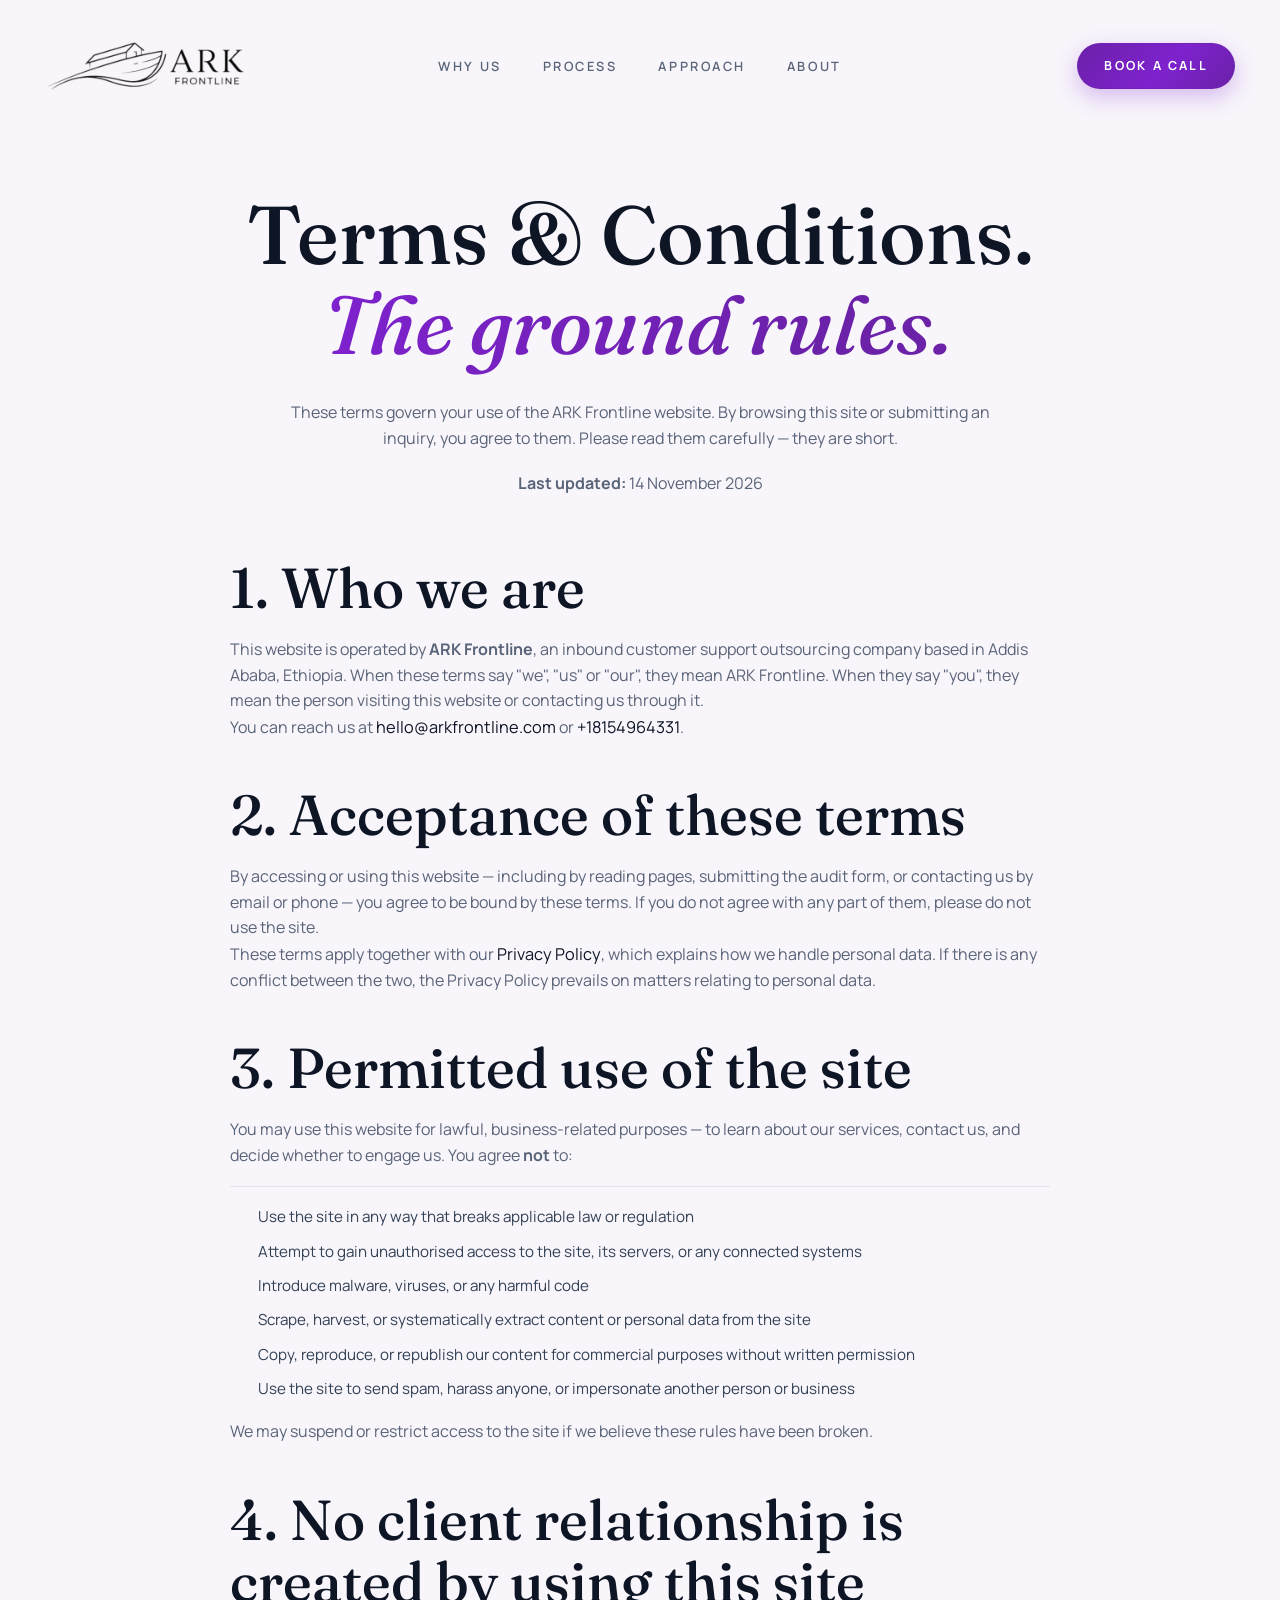
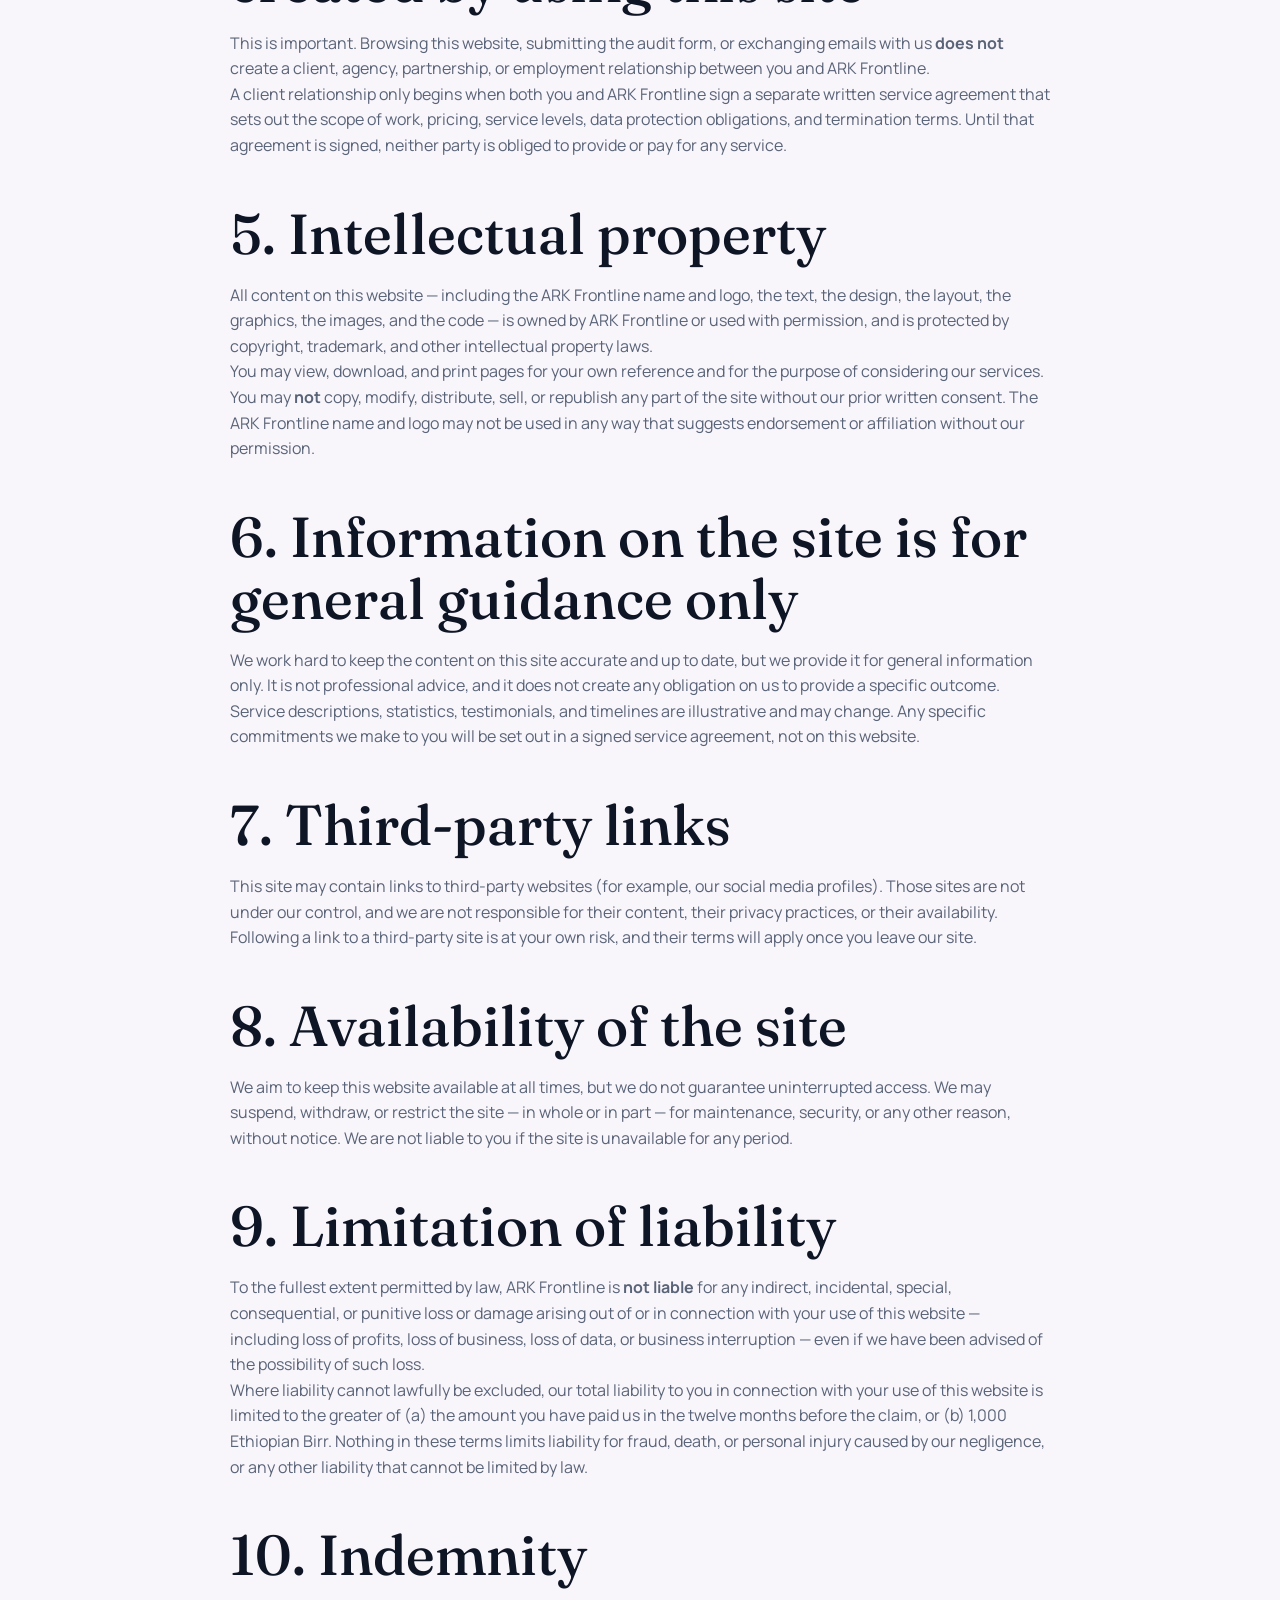
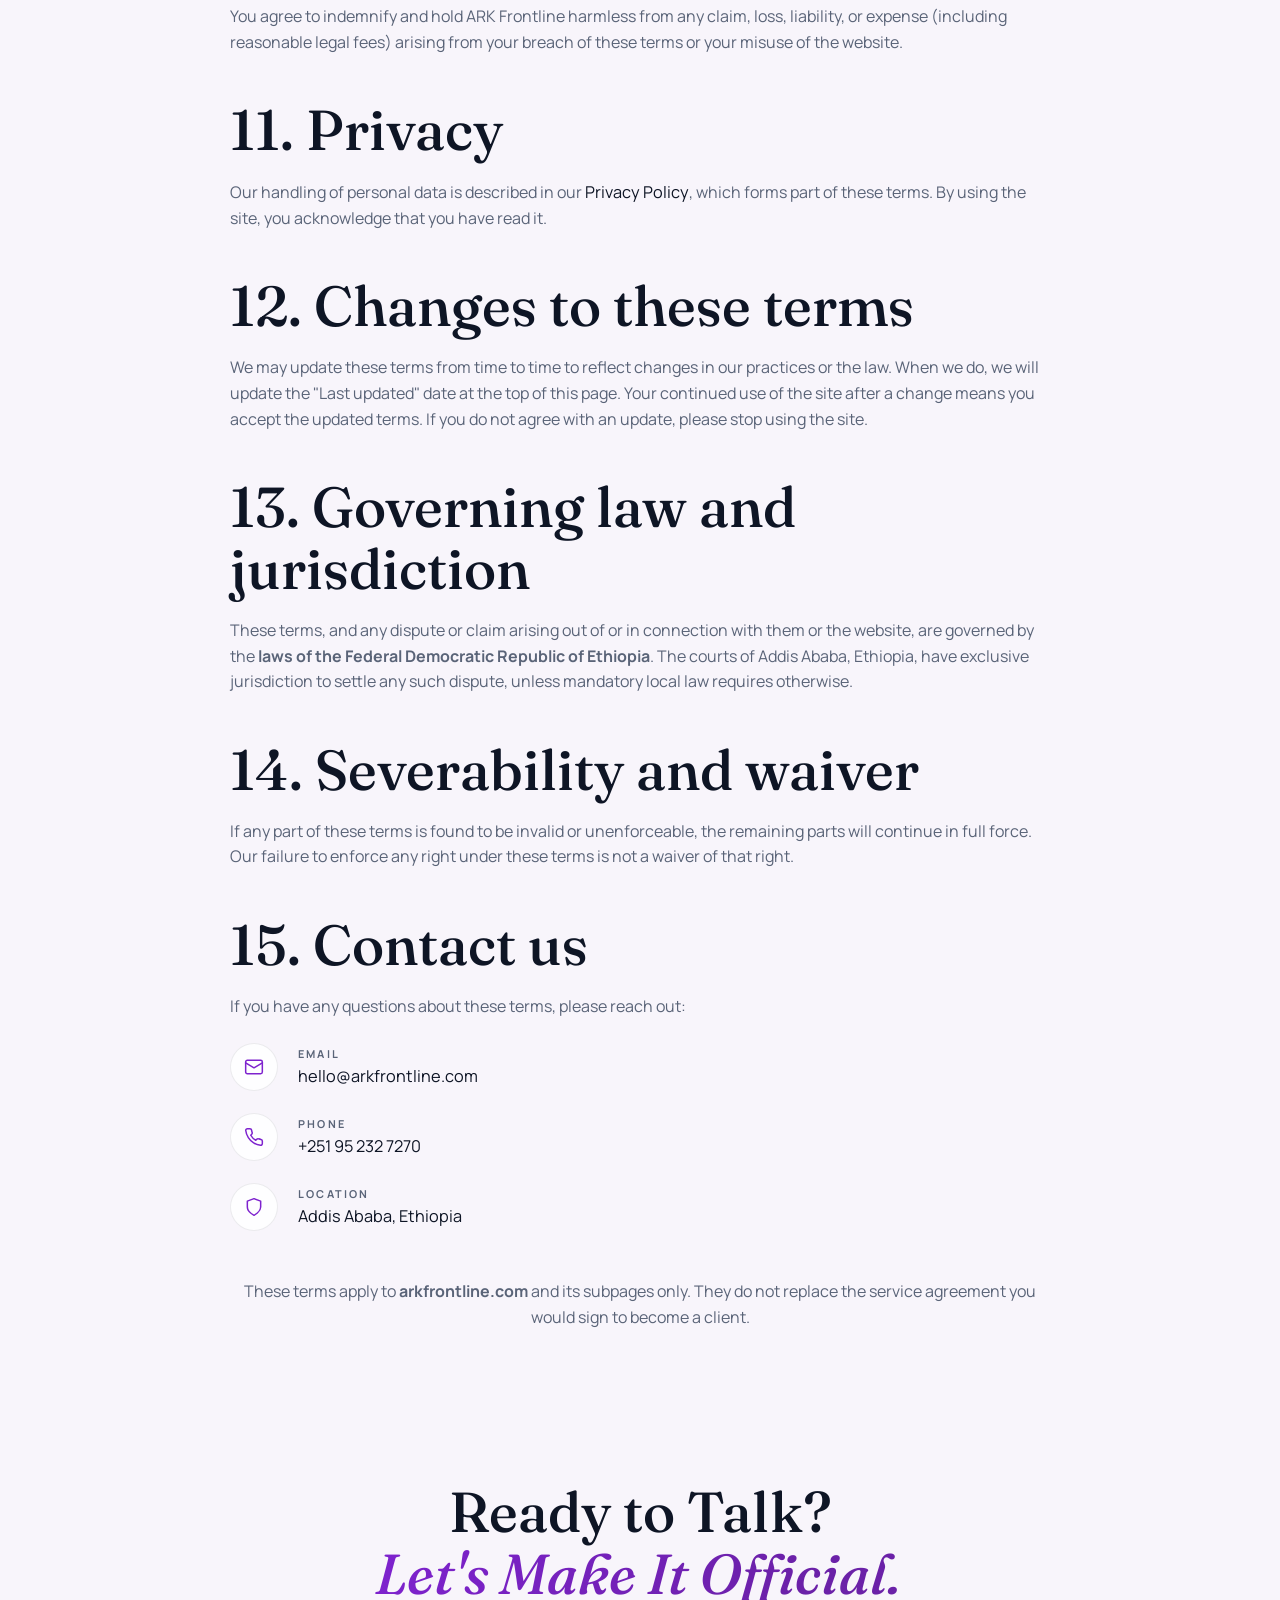
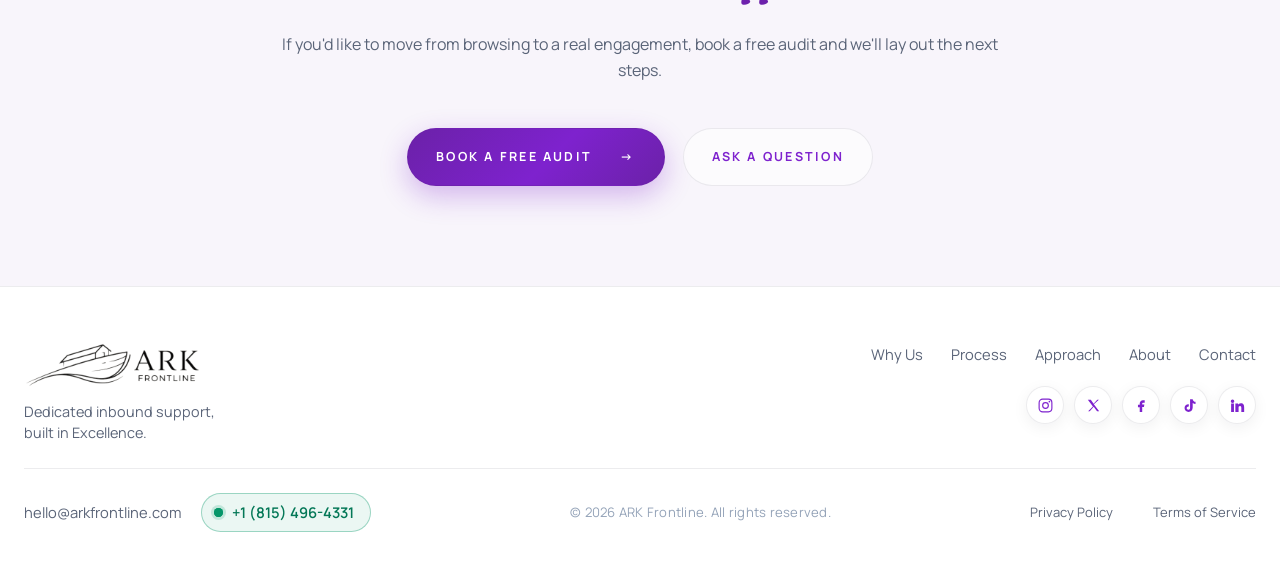
<file: terms.html>
<!doctype html>
<html lang="en">
  <head>
    <meta charset="utf-8" />
    <meta name="viewport" content="width=device-width,initial-scale=1" />
    <title>Terms &amp; Conditions | ARK Frontline</title>
    <meta
      name="description"
      content="The terms that govern your use of the ARK Frontline website, including acceptable use, intellectual property, liability and governing law."
    />
    <meta name="theme-color" content="#050811" />
    <meta property="og:type" content="website" />
    <meta
      property="og:title"
      content="Terms &amp; Conditions | ARK Frontline"
    />
    <meta
      property="og:description"
      content="The terms that govern your use of the ARK Frontline website."
    />
    <meta
      property="og:image"
      content="https://arkfrontline.com/img/logo-h-960.png"
    />
    <link rel="canonical" href="https://arkfrontline.com/terms.html">
    <meta property="og:url" content="https://arkfrontline.com/terms.html" />
    <meta name="robots" content="index,follow" />
    <link rel="icon" type="image/x-icon" href="favicon.ico" />
    <link rel="icon" type="image/png" href="img/favicon.png?v=2" />
    <link rel="shortcut icon" href="favicon.ico" />
    <link rel="apple-touch-icon" href="img/favicon.png" />
    <noscript
      ><style>
        .rv {
          opacity: 1 !important;
          transform: none !important;
        }
      </style></noscript
    >
    <link rel="preconnect" href="https://fonts.googleapis.com" />
    <link rel="preconnect" href="https://fonts.gstatic.com" crossorigin />
    <link
      href="https://fonts.googleapis.com/css2?family=Fraunces:ital,opsz,wght@0,9..144,400;0,9..144,500;1,9..144,400;1,9..144,500&family=Manrope:wght@400;500;600;700&display=swap"
      rel="stylesheet"
    />
    <link rel="stylesheet" href="css/styles.css" />
    <style>html{background:#f8f5fb}</style>
    <script type="application/ld+json">
{
  "@context": "https://schema.org",
  "@type": "WebPage",
  "name": "Terms & Conditions | ARK Frontline",
  "url": "https://arkfrontline.com/terms.html",
  "description": "The terms that govern your use of the ARK Frontline website.",
  "isPartOf": {
    "@type": "WebSite",
    "name": "ARK Frontline",
    "url": "https://arkfrontline.com"
  }
}
</script>
  </head>
  <body>
    <div class="bg-media" aria-hidden="true">
      <video
        id="bgVid"
        muted
        loop
        playsinline
        preload="none"
        data-src="assets/bg.mp4"
      ></video>
      <div class="bg-veil"></div>
    </div>

    <header class="nav" id="nav">
      <div class="nav-in">
        <a class="brand" href="index.html" aria-label="ARK Frontline home"
          ><img
            src="img/logo-h-480.png"
            srcset="img/logo-h-480.png 480w, img/logo-h-960.png 960w"
            sizes="(max-width:700px) 150px, 200px"
            width="480"
            height="120"
            alt="ARK Frontline"
        /></a>
        <nav class="links" id="links" aria-label="Primary">
          <a href="index.html#why">Why Us</a
          ><a href="index.html#process">Process</a
          ><a href="index.html#approach">Approach</a
          ><a href="about.html">About</a>
        </nav>
        <div class="nav-r">
          <a class="btn btn-cyan btn-sm" href="contact.html">Book a Call</a>
          <button
            class="burger"
            id="burger"
            type="button"
            aria-label="Menu"
            aria-expanded="false"
            aria-controls="links"
          >
            <i></i><i></i><i></i>
          </button>
        </div>
      </div>
    </header>

    <div class="drawer-ov" id="drawerOv" hidden></div>
    <aside class="drawer" id="drawer" aria-label="Menu" aria-hidden="true">
      <div class="drawer-top">
        <span>Menu</span
        ><button
          class="drawer-x"
          id="drawerX"
          type="button"
          aria-label="Close menu"
        >
          &times;
        </button>
      </div>
      <nav class="drawer-links">
        
        <a href="index.html#why">Why Us</a
        ><a href="index.html#process">Process</a
        ><a href="index.html#approach">Approach</a
        ><a href="about.html">About</a>
      </nav>
      <a class="btn btn-cyan drawer-cta" href="contact.html"
        >Book a Call <span>&rarr;</span></a
      >
    </aside>

    <main id="top">
      <!-- HERO -->
      <section class="hero" style="padding-bottom: 40px">
        <div class="wrap">
          <h1>Terms &amp; Conditions.<br /><em>The ground rules.</em></h1>
          <p class="lead">
            These terms govern your use of the ARK Frontline website. By
            browsing this site or submitting an inquiry, you agree to them.
            Please read them carefully — they are short.
          </p>
          <p class="note" style="margin-top: 20px">
            <strong>Last updated:</strong> 14 November 2026
          </p>
        </div>
      </section>

      <!-- TERMS BODY -->
      <section class="pad" style="padding-top: 20px">
        <div class="wrap" style="max-width: 820px">
          <h2 style="margin-bottom: 18px">1. Who we are</h2>
          <p class="lead" style="max-width: none">
            This website is operated by <strong>ARK Frontline</strong>, an
            inbound customer support outsourcing company based in Addis Ababa,
            Ethiopia. When these terms say "we", "us" or "our", they mean ARK
            Frontline. When they say "you", they mean the person visiting this
            website or contacting us through it.
          </p>
          <p class="lead" style="max-width: none">
            You can reach us at
            <a class="ilink" href="mailto:hello@arkfrontline.com"
              >hello@arkfrontline.com</a
            >
            or <a class="ilink" href="tel:+18154964331">+18154964331</a>.
          </p>

          <h2 style="margin: 44px 0 18px">2. Acceptance of these terms</h2>
          <p class="lead" style="max-width: none">
            By accessing or using this website — including by reading pages,
            submitting the audit form, or contacting us by email or phone — you
            agree to be bound by these terms. If you do not agree with any part
            of them, please do not use the site.
          </p>
          <p class="lead" style="max-width: none">
            These terms apply together with our
            <a class="ilink" href="privacy.html">Privacy Policy</a>, which
            explains how we handle personal data. If there is any conflict
            between the two, the Privacy Policy prevails on matters relating to
            personal data.
          </p>

          <h2 style="margin: 44px 0 18px">3. Permitted use of the site</h2>
          <p class="lead" style="max-width: none">
            You may use this website for lawful, business-related purposes — to
            learn about our services, contact us, and decide whether to engage
            us. You agree <strong>not</strong> to:
          </p>
          <ul class="checks" style="margin-top: 18px">
            <li>
              Use the site in any way that breaks applicable law or regulation
            </li>
            <li>
              Attempt to gain unauthorised access to the site, its servers, or
              any connected systems
            </li>
            <li>Introduce malware, viruses, or any harmful code</li>
            <li>
              Scrape, harvest, or systematically extract content or personal
              data from the site
            </li>
            <li>
              Copy, reproduce, or republish our content for commercial purposes
              without written permission
            </li>
            <li>
              Use the site to send spam, harass anyone, or impersonate another
              person or business
            </li>
          </ul>
          <p class="lead" style="max-width: none; margin-top: 18px">
            We may suspend or restrict access to the site if we believe these
            rules have been broken.
          </p>

          <h2 style="margin: 44px 0 18px">
            4. No client relationship is created by using this site
          </h2>
          <p class="lead" style="max-width: none">
            This is important. Browsing this website, submitting the audit form,
            or exchanging emails with us <strong>does not</strong> create a
            client, agency, partnership, or employment relationship between you
            and ARK Frontline.
          </p>
          <p class="lead" style="max-width: none">
            A client relationship only begins when both you and ARK Frontline
            sign a separate written service agreement that sets out the scope of
            work, pricing, service levels, data protection obligations, and
            termination terms. Until that agreement is signed, neither party is
            obliged to provide or pay for any service.
          </p>

          <h2 style="margin: 44px 0 18px">5. Intellectual property</h2>
          <p class="lead" style="max-width: none">
            All content on this website — including the ARK Frontline name and
            logo, the text, the design, the layout, the graphics, the images,
            and the code — is owned by ARK Frontline or used with permission,
            and is protected by copyright, trademark, and other intellectual
            property laws.
          </p>
          <p class="lead" style="max-width: none">
            You may view, download, and print pages for your own reference and
            for the purpose of considering our services. You may
            <strong>not</strong> copy, modify, distribute, sell, or republish
            any part of the site without our prior written consent. The ARK
            Frontline name and logo may not be used in any way that suggests
            endorsement or affiliation without our permission.
          </p>

          <h2 style="margin: 44px 0 18px">
            6. Information on the site is for general guidance only
          </h2>
          <p class="lead" style="max-width: none">
            We work hard to keep the content on this site accurate and up to
            date, but we provide it for general information only. It is not
            professional advice, and it does not create any obligation on us to
            provide a specific outcome. Service descriptions, statistics,
            testimonials, and timelines are illustrative and may change. Any
            specific commitments we make to you will be set out in a signed
            service agreement, not on this website.
          </p>

          <h2 style="margin: 44px 0 18px">7. Third-party links</h2>
          <p class="lead" style="max-width: none">
            This site may contain links to third-party websites (for example,
            our social media profiles). Those sites are not under our control,
            and we are not responsible for their content, their privacy
            practices, or their availability. Following a link to a third-party
            site is at your own risk, and their terms will apply once you leave
            our site.
          </p>

          <h2 style="margin: 44px 0 18px">8. Availability of the site</h2>
          <p class="lead" style="max-width: none">
            We aim to keep this website available at all times, but we do not
            guarantee uninterrupted access. We may suspend, withdraw, or
            restrict the site — in whole or in part — for maintenance, security,
            or any other reason, without notice. We are not liable to you if the
            site is unavailable for any period.
          </p>

          <h2 style="margin: 44px 0 18px">9. Limitation of liability</h2>
          <p class="lead" style="max-width: none">
            To the fullest extent permitted by law, ARK Frontline is
            <strong>not liable</strong> for any indirect, incidental, special,
            consequential, or punitive loss or damage arising out of or in
            connection with your use of this website — including loss of
            profits, loss of business, loss of data, or business interruption —
            even if we have been advised of the possibility of such loss.
          </p>
          <p class="lead" style="max-width: none">
            Where liability cannot lawfully be excluded, our total liability to
            you in connection with your use of this website is limited to the
            greater of (a) the amount you have paid us in the twelve months
            before the claim, or (b) 1,000 Ethiopian Birr. Nothing in these
            terms limits liability for fraud, death, or personal injury caused
            by our negligence, or any other liability that cannot be limited by
            law.
          </p>

          <h2 style="margin: 44px 0 18px">10. Indemnity</h2>
          <p class="lead" style="max-width: none">
            You agree to indemnify and hold ARK Frontline harmless from any
            claim, loss, liability, or expense (including reasonable legal fees)
            arising from your breach of these terms or your misuse of the
            website.
          </p>

          <h2 style="margin: 44px 0 18px">11. Privacy</h2>
          <p class="lead" style="max-width: none">
            Our handling of personal data is described in our
            <a class="ilink" href="privacy.html">Privacy Policy</a>, which forms
            part of these terms. By using the site, you acknowledge that you
            have read it.
          </p>

          <h2 style="margin: 44px 0 18px">12. Changes to these terms</h2>
          <p class="lead" style="max-width: none">
            We may update these terms from time to time to reflect changes in
            our practices or the law. When we do, we will update the "Last
            updated" date at the top of this page. Your continued use of the
            site after a change means you accept the updated terms. If you do
            not agree with an update, please stop using the site.
          </p>

          <h2 style="margin: 44px 0 18px">
            13. Governing law and jurisdiction
          </h2>
          <p class="lead" style="max-width: none">
            These terms, and any dispute or claim arising out of or in
            connection with them or the website, are governed by the
            <strong>laws of the Federal Democratic Republic of Ethiopia</strong
            >. The courts of Addis Ababa, Ethiopia, have exclusive jurisdiction
            to settle any such dispute, unless mandatory local law requires
            otherwise.
          </p>

          <h2 style="margin: 44px 0 18px">14. Severability and waiver</h2>
          <p class="lead" style="max-width: none">
            If any part of these terms is found to be invalid or unenforceable,
            the remaining parts will continue in full force. Our failure to
            enforce any right under these terms is not a waiver of that right.
          </p>

          <h2 style="margin: 44px 0 18px">15. Contact us</h2>
          <p class="lead" style="max-width: none">
            If you have any questions about these terms, please reach out:
          </p>
          <ul class="info" style="margin-top: 24px">
            <li>
              <span class="ic"
                ><svg viewBox="0 0 24 24">
                  <rect x="2" y="4" width="20" height="16" rx="2" />
                  <path d="m22 7-10 6L2 7" /></svg
              ></span>
              <div>
                <small>Email</small
                ><a class="ilink" href="mailto:hello@arkfrontline.com"
                  >hello@arkfrontline.com</a
                >
              </div>
            </li>
            <li>
              <span class="ic"
                ><svg viewBox="0 0 24 24">
                  <path
                    d="M22 16.9v3a2 2 0 0 1-2.2 2 19.8 19.8 0 0 1-8.6-3.1 19.5 19.5 0 0 1-6-6A19.8 19.8 0 0 1 2.1 4.2 2 2 0 0 1 4.1 2h3a2 2 0 0 1 2 1.7c.1 1 .4 1.9.7 2.8a2 2 0 0 1-.5 2.1L8.1 9.9a16 16 0 0 0 6 6l1.3-1.3a2 2 0 0 1 2.1-.4c.9.3 1.8.6 2.8.7a2 2 0 0 1 1.7 2z"
                  /></svg
              ></span>
              <div>
                <small>Phone</small
                ><a class="ilink" href="tel:+18154964331"
                  ><span class="tel-dot" aria-hidden="true"></span>+251 95 232
                  7270</a
                >
              </div>
            </li>
            <li>
              <span class="ic"
                ><svg viewBox="0 0 24 24">
                  <path d="M12 22s8-4 8-10V5l-8-3-8 3v7c0 6 8 10 8 10z" /></svg
              ></span>
              <div>
                <small>Location</small><span>Addis Ababa, Ethiopia</span>
              </div>
            </li>
          </ul>

          <p class="note" style="margin-top: 48px">
            These terms apply to <strong>arkfrontline.com</strong> and its
            subpages only. They do not replace the service agreement you would
            sign to become a client.
          </p>
        </div>
      </section>

      <!-- CTA -->
      <section
        class="pad contact"
        style="padding-top: 20px; padding-bottom: 100px"
      >
        <div class="wrap" style="text-align: center">
          <div class="rv">
            <h2>Ready to Talk?<br /><em>Let's Make It Official.</em></h2>
            <p class="lead" style="margin: 24px auto 0">
              If you'd like to move from browsing to a real engagement, book a
              free audit and we'll lay out the next steps.
            </p>
            <div class="cta">
              <a class="btn btn-cyan" href="contact.html"
                >Book a Free Audit <span>→</span></a
              >
              <a
                class="btn btn-ghost"
                href="mailto:hello@arkfrontline.com?subject=Terms%20Question"
                >Ask a Question</a
              >
            </div>
          </div>
        </div>
      </section>
    </main>

    <footer>
      <div class="wrap f-in">
        <div class="f-top">
          <div class="f-brand">
            <a
              class="brand"
              href="index.html"
              aria-label="ARK Frontline, back to home"
              ><img
                src="img/logo-h-480.png"
                srcset="img/logo-h-480.png 480w, img/logo-h-960.png 960w"
                sizes="(max-width:700px) 150px, 200px"
                width="480"
                height="120"
                alt="ARK Frontline"
            /></a>
            <p class="f-tag">
              Dedicated inbound support,<br />built in Excellence.
            </p>
          </div>
          <div class="f-right">
            <nav class="f-nav" aria-label="Footer">
              <a href="index.html#why">Why Us</a>
              <a href="index.html#process">Process</a>
              <a href="index.html#approach">Approach</a>
              <a href="about.html">About</a>
              <a href="contact.html">Contact</a>
            </nav>
            <ul class="f-social" aria-label="ARK Frontline on social media">
              <li>
                <a
                  href="https://www.instagram.com/ark_frontline/"
                  target="_blank"
                  rel="noopener"
                  aria-label="ARK Frontline on Instagram"
                  ><svg viewBox="0 0 24 24" aria-hidden="true">
                    <rect x="3" y="3" width="18" height="18" rx="5" />
                    <circle cx="12" cy="12" r="4" />
                    <circle
                      cx="17.5"
                      cy="6.5"
                      r="1.2"
                      fill="currentColor"
                      stroke="none"
                    /></svg
                ></a>
              </li>
              <li>
                <a
                  href="https://x.com/ark_frontline"
                  target="_blank"
                  rel="noopener"
                  aria-label="ARK Frontline on X"
                  ><svg viewBox="0 0 24 24" aria-hidden="true">
                    <path
                      d="M4 4l7.2 9.3L4.4 20h2.3l5.6-6.1L17 20h3l-7.5-9.7L19.6 4h-2.3l-5.1 5.6L8.2 4H4z"
                      fill="currentColor"
                      stroke="none"
                    /></svg
                ></a>
              </li>
              <li>
                <a
                  href="https://www.facebook.com/ark_frontline"
                  target="_blank"
                  rel="noopener"
                  aria-label="ARK Frontline on Facebook"
                  ><svg viewBox="0 0 24 24" aria-hidden="true">
                    <path
                      d="M14 8h2.5V4.5H14c-2.5 0-4.5 2-4.5 4.5v2H7v3.5h2.5V21H13v-7h2.5l.5-3.5H13V9c0-.6.4-1 1-1z"
                      fill="currentColor"
                      stroke="none"
                    /></svg
                ></a>
              </li>
              <li>
                <a
                  href="https://www.tiktok.com/@ark_frontline"
                  target="_blank"
                  rel="noopener"
                  aria-label="ARK Frontline on TikTok"
                  ><svg viewBox="0 0 24 24" aria-hidden="true">
                    <path
                      d="M16.5 3c.3 2.2 1.7 3.6 4 3.8v3c-1.4 0-2.7-.4-4-1.2v6.2c0 3.5-2.4 6.2-5.9 6.2-3.2 0-5.6-2.3-5.6-5.4 0-3.3 2.7-5.7 6-5.4v3.1c-1.6-.3-3 .8-3 2.3 0 1.3 1 2.3 2.4 2.3 1.5 0 2.4-1 2.4-2.5V3h3.7z"
                      fill="currentColor"
                      stroke="none"
                    /></svg
                ></a>
              </li>
              <li>
                <a
                  href="https://www.linkedin.com/company/ark-frontline/"
                  target="_blank"
                  rel="noopener"
                  aria-label="ARK Frontline on LinkedIn"
                  ><svg viewBox="0 0 24 24" aria-hidden="true">
                    <path
                      d="M4.98 3.5A2.5 2.5 0 1 1 5 8.5a2.5 2.5 0 0 1-.02-5zM3 9h4v12H3zM9 9h3.8v1.7h.05c.53-1 1.83-2.05 3.77-2.05 4.03 0 4.78 2.65 4.78 6.1V21h-4v-5.4c0-1.3-.02-2.96-1.8-2.96-1.8 0-2.08 1.4-2.08 2.86V21H9z"
                      fill="currentColor"
                      stroke="none"
                    /></svg
                ></a>
              </li>
            </ul>
          </div>
        </div>
        <div class="f-bottom">
          <div class="f-contact">
            <a href="mailto:hello@arkfrontline.com">hello@arkfrontline.com</a>
            <a class="f-tel" href="tel:+18154964331"
              ><span class="f-tel-dot" aria-hidden="true"></span>+1 (815) 496-4331</a
            >
          </div>
          <small>© 2026 ARK Frontline. All rights reserved.</small>
          <div class="row">
            <a href="privacy.html" style="font-size: small">Privacy Policy</a>
            <a href="terms.html" style="font-size: small">Terms of Service</a>
          </div>
        </div>
      </div>
    </footer>

    <script src="js/main.js" defer></script>
  </body>
</html>
</file>
<file: css/styles.css>
/* ===================================================================
   ARK Frontline — styles.css (LIGHT · ROYAL VIOLET)
   Single accent token. No hard-coded brand colors.
   Change --accent (and its 4 derived tokens) to re-skin the site.
   =================================================================== */

/* ---------- tokens ---------- */
:root {
  --bg: #f8f5fb;
  --bg2: #ffffff;
  --card: #ffffff;
  --line: rgba(15, 23, 42, 0.08);
  --text: #0e1525;
  --muted: #5a6478;

  /* brand accent — royal violet */
  --accent: #7e22ce;
  --accent-hi: #9333ea;
  --accent-deep: #6b21a8;
  --btn1: #6b21a8;
  --btn2: #7e22ce;
  --btn3: #9333ea;

  /* status green (kept separate) */
  --green: #059669;
  --green-deep: #047857;

  --serif: "Fraunces", Georgia, serif;
  --sans: "Geist", "Manrope", system-ui, -apple-system, sans-serif;

  --shadow-sm: 0 4px 16px rgba(15, 23, 42, 0.06);
  --shadow-md: 0 12px 36px rgba(15, 23, 42, 0.08);
  --shadow-lg: 0 22px 60px rgba(15, 23, 42, 0.1);
}

* {
  box-sizing: border-box;
  margin: 0;
  padding: 0;
}
html {
  scroll-behavior: smooth;
  scroll-padding-top: 100px;
}
body {
  background: var(--bg);
  color: var(--text);
  font-family: var(--sans);
  line-height: 1.6;
  overflow-x: hidden;
  -webkit-font-smoothing: antialiased;
}
html,
body {
  max-width: 100%;
  overflow-x: clip;
}
img {
  display: block;
  max-width: 100%;
}
a {
  color: inherit;
  text-decoration: none;
}
.wrap {
  width: min(1656px, 100% - 48px);
  margin-inline: auto;
}
section {
  position: relative;
}

/* ---------- typography ---------- */
.eyebrow {
  display: inline-flex;
  align-items: center;
  gap: 16px;
  font-size: 0.78rem;
  font-weight: 600;
  letter-spacing: 0.28em;
  text-transform: uppercase;
  color: var(--accent);
}
.eyebrow::before,
.eyebrow.both::after {
  content: "";
  width: 48px;
  height: 1px;
  background: var(--accent);
}
h1,
h2,
h3 {
  font-family: var(--serif);
  font-weight: 500;
  letter-spacing: 0;
  line-height: 1.1;
  font-variation-settings: "opsz" 48;
}
h1 {
  font-size: clamp(2.8rem, 6.4vw, 5.4rem);
}
h2 {
  font-size: clamp(2.2rem, 4.4vw, 3.6rem);
}
em {
  font-style: italic;
  background: linear-gradient(100deg, var(--accent), var(--accent-deep) 80%);
  -webkit-background-clip: text;
  background-clip: text;
  color: transparent;
  padding-right: 0.08em;
}
.lead {
  color: var(--muted);
  max-width: 720px;
}

/* ---------- buttons ---------- */
.btn {
  display: inline-flex;
  align-items: center;
  justify-content: center;
  gap: 28px;
  padding: 18px 28px;
  border-radius: 999px;
  font-size: 0.78rem;
  font-weight: 700;
  letter-spacing: 0.18em;
  text-transform: uppercase;
  transition: 0.25s;
  border: 1px solid transparent;
  cursor: pointer;
  font-family: var(--sans);
  position: relative;
  overflow: hidden;
  isolation: isolate;
}
.btn-cyan {
  background: linear-gradient(
    135deg,
    var(--btn1),
    var(--btn2) 55%,
    var(--btn1)
  );
  color: #fff;
  border: 1px solid color-mix(in srgb, var(--accent-deep) 40%, transparent);
  box-shadow: 0 10px 28px color-mix(in srgb, var(--accent) 30%, transparent);
}
.btn-cyan:hover {
  background: linear-gradient(
    135deg,
    var(--btn2),
    var(--btn3) 55%,
    var(--btn2)
  );
  box-shadow:
    0 14px 36px color-mix(in srgb, var(--accent-hi) 40%, transparent),
    0 0 0 1px color-mix(in srgb, var(--accent-hi) 35%, transparent);
  transform: translateY(-2px);
}
.btn-cyan:active {
  box-shadow: 0 4px 14px color-mix(in srgb, var(--accent) 30%, transparent);
}
.btn-ghost {
  border-color: var(--line);
  color: var(--accent);
  background: rgba(255, 255, 255, 0.6);
}
.btn-ghost:hover {
  border-color: var(--accent);
  background: color-mix(in srgb, var(--accent) 6%, transparent);
  box-shadow: 0 10px 30px color-mix(in srgb, var(--accent) 12%, transparent);
}
.btn-sm {
  padding: 12px 26px;
  gap: 0;
}
.nav-r .btn-cyan {
  box-shadow: 0 8px 22px color-mix(in srgb, var(--accent) 28%, transparent);
}
.btn::before {
  content: "";
  position: absolute;
  inset: 0;
  z-index: -1;
  background: linear-gradient(
    110deg,
    transparent 30%,
    rgba(255, 255, 255, 0.35) 50%,
    transparent 70%
  );
  transform: translateX(-120%);
  transition: transform 0.7s ease;
}
.btn:hover::before {
  transform: translateX(120%);
}
.btn:active {
  transform: scale(0.96) translateY(0) !important;
}
.btn span {
  display: inline-block;
  transition: transform 0.3s;
}
.btn:hover span {
  transform: translateX(4px);
}
.btn:focus-visible,
.links a:focus-visible,
input:focus-visible {
  outline: 2px solid var(--accent);
  outline-offset: 3px;
}

/* ---------- nav ---------- */
.nav {
  position: fixed;
  top: 28px;
  left: 0;
  right: 0;
  z-index: 50;
  display: flex;
  justify-content: center;
  pointer-events: none;
  --logo-h: 50px;
}
.nav.stuck {
  --logo-h: 36px;
}
.nav-in {
  pointer-events: auto;
  width: min(1730px, 100% - 24px);
  display: grid;
  grid-template-columns: 1fr auto 1fr;
  align-items: center;
  gap: 24px;
  padding: 12px 32px;
  border-radius: 999px;
  border: 1px solid transparent;
  transition:
    padding 0.35s ease,
    width 0.35s ease,
    background-color 0.35s,
    border-color 0.35s,
    box-shadow 0.35s;
}
.nav.stuck .nav-in {
  padding: 8px 28px;
  background: rgba(255, 255, 255, 0.35);
  border-color: var(--line);
  box-shadow: var(--shadow-md);
  -webkit-backdrop-filter: blur(32px);
  backdrop-filter: blur(32px);
}
.nav-in .brand {
  justify-self: start;
}
.nav-r {
  justify-self: end;
  display: flex;
  align-items: center;
  gap: 14px;
}
.links {
  justify-self: center;
  display: flex;
  gap: clamp(24px, 3.2vw, 52px);
  font-size: 0.8rem;
  font-weight: 600;
  letter-spacing: 0.2em;
  text-transform: uppercase;
  color: var(--muted);
}
.links a {
  position: relative;
  transition: color 0.25s;
}
.links a:hover {
  color: var(--text);
}
.links a::after {
  content: "";
  position: absolute;
  left: 0;
  right: 0;
  bottom: -6px;
  height: 2px;
  background: var(--accent);
  transform: scaleX(0);
  transform-origin: left;
  transition: transform 0.3s;
}
.links a:hover::after {
  transform: scaleX(1);
}
.links a[aria-current="page"]::after,
.links a.is-active::after {
  transform: scaleX(1);
  background: var(--accent);
}
.links a[aria-current="page"],
.links a.is-active {
  color: var(--text);
}
.links a.is-active::before {
  content: "";
  position: absolute;
  left: 50%;
  bottom: -12px;
  transform: translateX(-50%);
  width: 4px;
  height: 4px;
  border-radius: 50%;
  background: var(--accent);
}
.brand {
  display: flex;
  align-items: center;
  gap: 12px;
  font-family: var(--serif);
  font-size: 1.5rem;
  color: var(--text);
  flex: none;
  line-height: 0;
}
.brand i {
  font-style: italic;
  color: var(--accent);
}
.brand img {
  height: var(--logo-h);
  width: auto;
  max-width: 60vw;
  object-fit: contain;
  transition:
    height 0.35s ease,
    transform 0.3s,
    filter 0.3s;
}
.brand:hover img {
  transform: scale(1.03);
  filter: drop-shadow(
    0 4px 14px color-mix(in srgb, var(--accent) 18%, transparent)
  );
}
.burger {
  display: none;
  width: 44px;
  height: 44px;
  border-radius: 50%;
  border: 1px solid var(--line);
  background: rgba(255, 255, 255, 0.7);
  cursor: pointer;
  place-items: center;
  align-content: center;
  gap: 5px;
  padding: 0;
}
.burger i {
  display: block;
  width: 18px;
  height: 2px;
  border-radius: 2px;
  background: var(--text);
  transition:
    transform 0.3s,
    opacity 0.3s;
}
.burger[aria-expanded="true"] i:nth-child(1) {
  transform: translateY(7px) rotate(45deg);
}
.burger[aria-expanded="true"] i:nth-child(2) {
  opacity: 0;
}
.burger[aria-expanded="true"] i:nth-child(3) {
  transform: translateY(-7px) rotate(-45deg);
}

/* ---------- hero ---------- */
.hero {
  padding: 190px 0 110px;
  text-align: center;
  background: none;
}
.hero h1 {
  margin: 0 0 30px;
}
.hero .lead {
  margin-inline: auto;
}
.cta {
  display: flex;
  gap: 18px;
  justify-content: center;
  flex-wrap: wrap;
  margin-top: 44px;
}
.collage {
  position: relative;
  width: min(742px, 100%);
  aspect-ratio: 742/766;
  margin: 90px auto 0;
}
.collage figure {
  position: absolute;
  overflow: hidden;
  border-radius: 30px;
  border: 1px solid var(--line);
  box-shadow: var(--shadow-lg);
  background: #fff;
}
.collage img {
  width: 100%;
  height: 100%;
  object-fit: cover;
}
.c-agent img {
  object-position: 30% 50%;
}
.c-office {
  right: 0;
  top: 0;
  width: 67.9%;
  height: 62%;
}
.c-tower {
  left: 0;
  top: 40.5%;
  width: 57.8%;
  height: 55.2%;
}
.c-agent {
  right: 4.9%;
  top: 50%;
  width: 41.8%;
  height: 50%;
  border-radius: 32px;
}
.pill {
  position: absolute;
  left: 12px;
  right: 12px;
  bottom: 12px;
  display: flex;
  align-items: center;
  gap: 10px;
  padding: 10px 14px;
  border-radius: 999px;
  background: rgba(255, 255, 255, 0.92);
  border: 1px solid var(--line);
  -webkit-backdrop-filter: blur(10px);
  backdrop-filter: blur(10px);
  font-size: 0.82rem;
  font-weight: 500;
  color: var(--text);
  box-shadow: var(--shadow-sm);
}
.pill::before {
  content: "";
  flex: none;
  width: 9px;
  height: 9px;
  border-radius: 50%;
  background: var(--green);
  box-shadow: 0 0 0 3px color-mix(in srgb, var(--green) 18%, transparent);
}

/* ---------- stats ---------- */
.stats {
  border-block: 1px solid var(--line);
  background: rgba(255, 255, 255, 0.6);
  padding: 80px 0;
}
.stats .wrap {
  display: grid;
  grid-template-columns: repeat(4, 1fr);
  gap: 24px;
  text-align: center;
}
.stats b {
  display: block;
  font-family: var(--serif);
  font-weight: 500;
  font-size: clamp(3rem, 5.5vw, 5rem);
  color: var(--accent);
  line-height: 1;
}
.stats span {
  display: block;
  margin-top: 18px;
  font-size: 0.78rem;
  font-weight: 600;
  letter-spacing: 0.2em;
  text-transform: uppercase;
  color: var(--muted);
}
.stats > .wrap > div {
  transition: transform 0.3s ease;
}
.stats > .wrap > div:hover {
  transform: translateY(-3px);
}

/* ---------- section heads ---------- */
section.pad {
  padding: 130px 0;
}
.head {
  text-align: center;
  max-width: 960px;
  margin: 0 auto 70px;
}
.head h2 {
  margin: 0 0 24px;
}
.head .lead {
  margin-inline: auto;
}
.note {
  text-align: center;
  margin-top: 60px;
  color: var(--muted);
}
.note a {
  color: var(--accent);
  text-decoration: underline;
  text-underline-offset: 4px;
}

/* ---------- industries ---------- */
.cards3 {
  display: grid;
  grid-template-columns: repeat(3, 1fr);
  gap: 36px;
  align-items: stretch;
}
.ind2 {
  --acc: var(--accent);
  display: flex;
  flex-direction: column;
  border-radius: 28px;
  border: 1px solid var(--line);
  background: linear-gradient(
    180deg,
    color-mix(in srgb, var(--acc) 5%, #ffffff),
    #ffffff
  );
  overflow: hidden;
  position: relative;
  transition:
    transform 0.3s,
    border-color 0.3s,
    box-shadow 0.3s;
  box-shadow: var(--shadow-sm);
}
.ind2::before {
  content: "";
  position: absolute;
  left: 0;
  right: 0;
  top: 0;
  height: 3px;
  background: var(--acc);
  opacity: 0.9;
  z-index: 3;
}
.ind2:hover {
  transform: translateY(-4px);
  border-color: color-mix(in srgb, var(--acc) 30%, var(--line));
  box-shadow: 0 18px 44px color-mix(in srgb, var(--acc) 14%, transparent);
}
.ind2-ph {
  position: relative;
  height: 140px;
  overflow: hidden;
}
.ind2-ph img {
  width: 100%;
  height: 100%;
  object-fit: cover;
  transition: transform 0.8s cubic-bezier(0.2, 0.7, 0.2, 1);
}
.ind2:hover .ind2-ph img {
  transform: scale(1.06);
}
.ind2-ph::after {
  content: "";
  position: absolute;
  inset: 0;
  background: linear-gradient(
    180deg,
    rgba(255, 255, 255, 0.1),
    rgba(255, 255, 255, 0.85)
  );
}
.ind2-bd {
  padding: 26px 28px 30px;
  display: flex;
  flex-direction: column;
  gap: 12px;
  flex: 1;
}
.ind2-head {
  display: flex;
  align-items: center;
  gap: 14px;
  margin-bottom: 6px;
}
.ind2-ic {
  position: static;
  transform: none;
  flex: none;
  width: 52px;
  height: 52px;
  border-radius: 15px;
  display: grid;
  place-items: center;
  background: color-mix(in srgb, var(--acc) 10%, #ffffff);
  border: 1px solid color-mix(in srgb, var(--acc) 35%, transparent);
  color: var(--acc);
  box-shadow: none;
  transition:
    transform 0.3s,
    box-shadow 0.3s;
}
.ind2:hover .ind2-ic {
  transform: scale(1.06);
  box-shadow: 0 8px 24px color-mix(in srgb, var(--acc) 20%, transparent);
}
.ind2-ic svg {
  width: 26px;
  height: 26px;
  fill: none;
  stroke: currentColor;
  stroke-width: 1.7;
  stroke-linecap: round;
  stroke-linejoin: round;
}
.ind2 .tag {
  font-size: 0.7rem;
  font-weight: 700;
  letter-spacing: 0.2em;
  text-transform: uppercase;
  color: var(--acc);
  line-height: 1.3;
}
.ind2 h3 {
  font-size: 1.55rem;
}
.ind2-bd > p {
  color: var(--muted);
  font-size: 0.98rem;
}
.checks {
  list-style: none;
  display: grid;
  gap: 10px;
  margin-top: 10px;
  padding-top: 18px;
  border-top: 1px solid var(--line);
}
.checks li {
  position: relative;
  padding-left: 28px;
  font-size: 0.95rem;
  color: #334155;
}
/* tick: pure CSS mask that follows --acc (no baked hex) */
.checks li::before {
  content: "";
  position: absolute;
  left: 0;
  top: 0.35em;
  width: 16px;
  height: 16px;
  border-radius: 50%;
  background-color: color-mix(in srgb, var(--acc) 15%, transparent);
  border: 1px solid color-mix(in srgb, var(--acc) 35%, transparent);
  -webkit-mask: url("data:image/svg+xml,%3Csvg xmlns='http://www.w3.org/2000/svg' viewBox='0 0 16 16' fill='none' stroke='black' stroke-width='2' stroke-linecap='round' stroke-linejoin='round'%3E%3Cpath d='m4.5 8.3 2.3 2.3 4.7-5'/%3E%3C/svg%3E")
    center/10px no-repeat;
  mask: url("data:image/svg+xml,%3Csvg xmlns='http://www.w3.org/2000/svg' viewBox='0 0 16 16' fill='none' stroke='black' stroke-width='2' stroke-linecap='round' stroke-linejoin='round'%3E%3Cpath d='m4.5 8.3 2.3 2.3 4.7-5'/%3E%3C/svg%3E")
    center/10px no-repeat;
  -webkit-mask-composite: source-over;
  mask-composite: add;
}
.checks li::after {
  content: "";
  position: absolute;
  left: 3px;
  top: calc(0.35em + 3px);
  width: 10px;
  height: 10px;
  background-color: var(--acc);
  -webkit-mask: url("data:image/svg+xml,%3Csvg xmlns='http://www.w3.org/2000/svg' viewBox='0 0 16 16' fill='none' stroke='black' stroke-width='2.4' stroke-linecap='round' stroke-linejoin='round'%3E%3Cpath d='m4.5 8.3 2.3 2.3 4.7-5'/%3E%3C/svg%3E")
    center/10px no-repeat;
  mask: url("data:image/svg+xml,%3Csvg xmlns='http://www.w3.org/2000/svg' viewBox='0 0 16 16' fill='none' stroke='black' stroke-width='2.4' stroke-linecap='round' stroke-linejoin='round'%3E%3Cpath d='m4.5 8.3 2.3 2.3 4.7-5'/%3E%3C/svg%3E")
    center/10px no-repeat;
}

/* ---------- why grid ---------- */
.why-grid {
  display: grid;
  grid-template-columns: repeat(3, 1fr);
  border: 1px solid var(--line);
  border-radius: 32px;
  overflow: hidden;
  background: rgba(255, 255, 255, 0.85);
  -webkit-backdrop-filter: blur(12px);
  backdrop-filter: blur(12px);
  box-shadow: var(--shadow-sm);
}
.why-grid article {
  padding: 44px 40px 48px;
  border-right: 1px solid var(--line);
  border-bottom: 1px solid var(--line);
  position: relative;
  transition: background 0.3s;
}
.why-grid article:nth-child(3n) {
  border-right: 0;
}
.why-grid article:nth-last-child(-n + 3) {
  border-bottom: 0;
}
.why-grid article::before {
  content: "";
  position: absolute;
  top: -1px;
  left: 40px;
  width: 0;
  height: 2px;
  background: var(--accent);
  transition: width 0.4s;
}
.why-grid article:hover::before {
  width: 120px;
}
.why-grid article:hover {
  background: linear-gradient(
    180deg,
    color-mix(in srgb, var(--accent) 5%, transparent),
    transparent 70%
  );
}
.ic {
  width: 44px;
  height: 44px;
  border-radius: 12px;
  border: 1px solid color-mix(in srgb, var(--accent) 30%, transparent);
  background: color-mix(in srgb, var(--accent) 7%, transparent);
  display: grid;
  place-items: center;
  color: var(--accent);
  margin-bottom: 34px;
  transition:
    transform 0.35s ease,
    background-color 0.3s,
    border-color 0.3s,
    box-shadow 0.3s;
}
.ic svg {
  width: 20px;
  height: 20px;
  fill: none;
  stroke: currentColor;
  stroke-width: 1.8;
  stroke-linecap: round;
  stroke-linejoin: round;
}
.why-grid article:hover .ic {
  transform: translateY(-3px) scale(1.08);
  background: color-mix(in srgb, var(--accent) 12%, transparent);
  border-color: color-mix(in srgb, var(--accent) 55%, transparent);
  box-shadow: 0 8px 24px color-mix(in srgb, var(--accent) 15%, transparent);
}
.why-grid h3 {
  font-size: 1.45rem;
  margin-bottom: 14px;
  transition: color 0.3s;
}
.why-grid article:hover h3 {
  color: var(--accent-deep);
}
.why-grid p {
  color: var(--muted);
  font-size: 0.98rem;
}

/* ---------- hub / pill badges ---------- */
.hub {
  display: flex;
  align-items: center;
  justify-content: space-between;
  gap: 24px;
  flex-wrap: wrap;
  margin-bottom: 36px;
  padding: 26px 32px;
  border: 1px solid var(--line);
  border-radius: 28px;
  background: rgba(255, 255, 255, 0.85);
  -webkit-backdrop-filter: blur(12px);
  backdrop-filter: blur(12px);
  box-shadow: var(--shadow-sm);
}
.hub-t {
  display: flex;
  align-items: center;
  gap: 0;
  flex-wrap: wrap;
  color: var(--muted);
}
.hub-t .eyebrow::before {
  display: none;
}
.hub-list {
  display: flex;
  flex-wrap: wrap;
  gap: 12px;
  list-style: none;
}
.pill-badge {
  display: inline-flex;
  align-items: center;
  gap: 10px;
  padding: 10px 20px;
  border-radius: 999px;
  background: rgba(255, 255, 255, 0.95);
  border: 1px solid var(--line);
  color: var(--text);
  font-size: 0.9rem;
  font-weight: 500;
  transition:
    border-color 0.3s,
    box-shadow 0.3s,
    transform 0.3s;
  box-shadow: var(--shadow-sm);
}
.pill-badge::before {
  content: "";
  flex: none;
  width: 9px;
  height: 9px;
  border-radius: 50%;
  background: var(--green);
  box-shadow: 0 0 0 3px color-mix(in srgb, var(--green) 15%, transparent);
}
.pill-badge:hover {
  transform: translateY(-2px);
  border-color: color-mix(in srgb, var(--green) 35%, transparent);
  box-shadow: 0 10px 30px color-mix(in srgb, var(--green) 10%, transparent);
}

/* ---------- process ---------- */
.process {
  background: none;
  padding-bottom: 60px;
}
.proc-grid {
  display: grid;
  grid-template-columns: 1fr 1fr;
  gap: 120px;
  align-items: start;
}
.proc-l {
  position: sticky;
  top: 140px;
}
.proc-l h2 {
  margin: 0 0 28px;
}
.proc-l .btn {
  margin-top: 36px;
  padding: 14px 26px;
  gap: 0;
  color: var(--accent);
  border-color: var(--line);
  font-size: 0.72rem;
  background: rgba(255, 255, 255, 0.6);
}
.proc-img {
  position: relative;
  margin-top: 56px;
  border-radius: 32px;
  overflow: hidden;
  border: 1px solid var(--line);
  box-shadow: var(--shadow-md);
}
.proc-img img {
  width: 100%;
  aspect-ratio: 776/368;
  object-fit: cover;
}
.proc-img::after {
  content: "";
  position: absolute;
  inset: 0;
  background: linear-gradient(180deg, transparent 45%, rgba(15, 23, 42, 0.6));
}
.proc-img div {
  position: absolute;
  left: 36px;
  bottom: 30px;
  z-index: 2;
}
.proc-img small {
  display: block;
  font-size: 0.75rem;
  font-weight: 700;
  letter-spacing: 0.2em;
  color: color-mix(in srgb, var(--accent) 15%, #fff);
  text-transform: uppercase;
}
.proc-img strong {
  font-family: var(--serif);
  font-weight: 500;
  font-size: 1.7rem;
  color: #fff;
}
.steps {
  position: relative;
  display: grid;
  gap: 40px;
  padding-left: 112px;
}
.steps::before {
  content: "";
  position: absolute;
  left: 35px;
  top: 20px;
  bottom: 20px;
  width: 1px;
  background: linear-gradient(
    var(--line),
    color-mix(in srgb, var(--accent) 30%, transparent),
    var(--line)
  );
}
.step {
  position: relative;
  padding: 36px 40px;
  border-radius: 28px;
  border: 1px solid var(--line);
  background: rgba(255, 255, 255, 0.85);
  transition:
    transform 0.3s,
    border-color 0.3s,
    box-shadow 0.3s;
  box-shadow: var(--shadow-sm);
  -webkit-backdrop-filter: blur(12px);
  backdrop-filter: blur(12px);
}
.step:hover {
  transform: translateY(-4px);
  border-color: color-mix(in srgb, var(--accent) 25%, transparent);
  box-shadow: 0 18px 40px color-mix(in srgb, var(--accent) 8%, transparent);
}
.step .dot {
  position: absolute;
  left: -112px;
  top: 30px;
  width: 72px;
  height: 72px;
  border-radius: 50%;
  background: #fff;
  border: 1px solid color-mix(in srgb, var(--accent) 35%, transparent);
  display: grid;
  place-items: center;
  color: var(--accent);
  transition:
    transform 0.35s ease,
    border-color 0.3s,
    box-shadow 0.3s;
  box-shadow: var(--shadow-sm);
}
.step:hover .dot {
  transform: scale(1.08);
  border-color: var(--accent);
  box-shadow: 0 0 28px color-mix(in srgb, var(--accent) 20%, transparent);
}
.step .dot svg {
  width: 24px;
  height: 24px;
  fill: none;
  stroke: currentColor;
  stroke-width: 1.6;
  stroke-linecap: round;
  stroke-linejoin: round;
}
.step small {
  font-size: 0.75rem;
  font-weight: 700;
  letter-spacing: 0.22em;
  color: var(--accent);
}
.step h3 {
  font-size: 1.9rem;
  margin: 10px 0 14px;
  transition: color 0.3s;
}
.step:hover h3 {
  color: var(--accent-deep);
}
.step p {
  color: var(--muted);
}

/* ---------- comparison ---------- */
.cmp {
  max-width: 1100px;
  margin: 0 auto;
  border: 1px solid var(--line);
  border-radius: 32px;
  overflow: hidden;
  background: rgba(255, 255, 255, 0.9);
  -webkit-backdrop-filter: blur(12px);
  backdrop-filter: blur(12px);
  box-shadow: var(--shadow-sm);
  transition:
    border-color 0.3s,
    box-shadow 0.3s;
}
.cmp:hover {
  border-color: color-mix(in srgb, var(--accent) 20%, transparent);
  box-shadow: var(--shadow-md);
}
.cmp-h,
.cmp-r {
  display: grid;
  grid-template-columns: 0.7fr 1.2fr 1.4fr;
  gap: 24px;
  padding: 24px 36px;
  align-items: center;
}
.cmp-h {
  background: color-mix(in srgb, var(--accent) 5%, transparent);
  font-size: 0.78rem;
  font-weight: 700;
  letter-spacing: 0.18em;
  text-transform: uppercase;
  color: var(--muted);
  border-bottom: 1px solid var(--line);
}
.cmp-r {
  border-top: 1px solid var(--line);
  position: relative;
  transition:
    background 0.3s,
    transform 0.3s;
}
.cmp-r:first-of-type {
  border-top: 0;
}
.cmp-r:hover {
  background: color-mix(in srgb, var(--accent) 3%, transparent);
  transform: translateX(4px);
}
.cmp-r b {
  font-family: var(--serif);
  font-weight: 500;
  font-size: 1.15rem;
  color: var(--text);
}
.cmp-r span {
  color: var(--muted);
}
.cmp .us {
  color: var(--text);
  border-left: 2px solid var(--accent);
  padding-left: 20px;
  transition:
    border-color 0.3s,
    color 0.3s;
}
.cmp-h .us {
  color: var(--accent);
}
.cmp-r .us::before {
  content: "\2713  ";
  color: var(--accent);
}
.cmp-r:hover .us {
  border-color: var(--green);
}
.cmp-r:hover .us::before {
  color: var(--green);
}

/* ---------- about (founder block) ---------- */
.about.pad {
  padding: 60px 0 110px;
}
.about-box {
  display: grid;
  grid-template-columns: 300px 1fr;
  gap: 56px;
  align-items: start;
  padding: 40px;
  border: 1px solid var(--line);
  border-radius: 32px;
  background: rgba(255, 255, 255, 0.85);
  -webkit-backdrop-filter: blur(12px);
  backdrop-filter: blur(12px);
  box-shadow: var(--shadow-sm);
  transition:
    border-color 0.3s,
    box-shadow 0.3s;
}
.about-box:hover {
  border-color: color-mix(in srgb, var(--accent) 20%, transparent);
  box-shadow: var(--shadow-md);
}
.about-img {
  position: relative;
}
.about-img img {
  width: 100%;
  aspect-ratio: 4/5;
  object-fit: cover;
  object-position: 35% 40%;
  border-radius: 24px;
}
.about h2 {
  font-size: clamp(1.8rem, 2.8vw, 2.4rem);
  margin: 14px 0;
}
.about h2 em {
  display: inline;
}
.about p.lead {
  font-size: 1rem;
  max-width: none;
}
.about .lead.story {
  font-size: 1.05rem;
  line-height: 1.75;
  color: #334155;
}
.about .lead.story + .lead.story {
  margin-top: 16px;
}
.about ol {
  list-style: none;
  display: grid;
  grid-template-columns: repeat(3, 1fr);
  gap: 20px;
  margin-top: 26px;
}
.about li {
  padding-left: 16px;
  border-left: 1px solid var(--line);
  font-size: 0.88rem;
  color: var(--muted);
}
.about li b {
  display: block;
  font-family: var(--serif);
  font-weight: 500;
  font-size: 1.05rem;
  color: var(--text);
  margin: 4px 0 6px;
}
.about li span {
  display: block;
  color: var(--accent);
  font-family: var(--serif);
  font-size: 1.1rem;
}
.quote {
  margin-top: 22px;
  font-family: var(--serif);
  font-style: italic;
  color: #334155;
  font-size: 1rem;
}
.quote small {
  display: block;
  font-family: var(--sans);
  font-style: normal;
  font-weight: 700;
  letter-spacing: 0.18em;
  font-size: 0.7rem;
  color: var(--accent);
  margin-top: 6px;
}
.about p.quote {
  margin-top: 20px;
}

/* about: mission/vision */
.mv-grid {
  display: grid;
  grid-template-columns: 1fr 1fr;
  gap: 28px;
}
.mv-card {
  padding: 44px 40px 48px;
  border-radius: 28px;
  background: rgba(255, 255, 255, 0.85);
  border: 1px solid var(--line);
  -webkit-backdrop-filter: blur(12px);
  backdrop-filter: blur(12px);
  position: relative;
  box-shadow: var(--shadow-sm);
  transition:
    border-color 0.3s,
    box-shadow 0.3s;
}
.mv-card:hover {
  border-color: color-mix(in srgb, var(--accent) 20%, transparent);
  box-shadow: var(--shadow-md);
}
.mv-card .ic {
  margin-bottom: 22px;
}
.mv-tag {
  display: inline-block;
  font-size: 0.72rem;
  font-weight: 700;
  letter-spacing: 0.24em;
  text-transform: uppercase;
  color: var(--accent);
  margin-bottom: 14px;
}
.mv-card h3 {
  font-size: 1.6rem;
  line-height: 1.25;
  margin-bottom: 16px;
  color: var(--text);
}
.mv-card p {
  color: var(--muted);
  font-size: 1rem;
}

/* about: team */
.team-grid {
  display: grid;
  grid-template-columns: repeat(2, minmax(0, 320px));
  gap: 24px;
  justify-content: center;
}
.team-card {
  padding: 24px 24px 24px;
  border-radius: 24px;
  background: rgba(255, 255, 255, 0.85);
  border: 1px solid var(--line);
  -webkit-backdrop-filter: blur(12px);
  backdrop-filter: blur(12px);
  display: flex;
  flex-direction: column;
  transition:
    transform 0.3s,
    border-color 0.3s,
    box-shadow 0.3s;
  box-shadow: var(--shadow-sm);
}
.team-card:hover {
  transform: translateY(-4px);
  border-color: color-mix(in srgb, var(--accent) 25%, transparent);
  box-shadow: var(--shadow-md);
}
.team-ph {
  position: relative;
  aspect-ratio: 1;
  border-radius: 18px;
  overflow: hidden;
  margin-bottom: 20px;
  background: var(--bg2);
}
.team-ph img {
  width: 100%;
  height: 100%;
  object-fit: cover;
}
.team-card h3 {
  font-size: 1.3rem;
  margin-bottom: 4px;
  color: var(--text);
}
.team-role {
  display: block;
  font-size: 0.72rem;
  font-weight: 700;
  letter-spacing: 0.18em;
  text-transform: uppercase;
  color: var(--accent);
  margin-bottom: 14px;
}
.team-card p {
  color: var(--muted);
  font-size: 0.95rem;
  flex: 1;
}
.team-mail {
  display: inline-block;
  margin-top: 16px;
  font-size: 0.85rem;
  color: var(--accent);
  border-bottom: 1px solid transparent;
  transition:
    border-color 0.2s,
    color 0.2s;
}
.team-mail:hover {
  color: var(--accent-deep);
  border-color: var(--accent-deep);
}

/* ---------- contact ---------- */
.contact {
  background: none;
  padding-top: 60px;
}
.contact-grid {
  display: grid;
  grid-template-columns: 1fr 1fr;
  gap: 110px;
  align-items: start;
}
.contact h2 {
  margin: 0 0 28px;
}
.info {
  list-style: none;
  display: grid;
  gap: 22px;
  margin-top: 48px;
}
.info li {
  display: flex;
  align-items: center;
  gap: 20px;
  transition: transform 0.3s;
}
.info li:hover {
  transform: translateX(6px);
}
.info .ic {
  margin: 0;
  border-radius: 50%;
  width: 48px;
  height: 48px;
  color: var(--accent);
  border-color: var(--line);
  background: rgba(255, 255, 255, 0.85);
  transition:
    border-color 0.3s,
    box-shadow 0.3s;
}
.info li:hover .ic {
  border-color: var(--accent);
  box-shadow: 0 0 22px color-mix(in srgb, var(--accent) 15%, transparent);
}
.info small {
  display: block;
  font-size: 0.68rem;
  font-weight: 700;
  letter-spacing: 0.2em;
  color: var(--muted);
  text-transform: uppercase;
}
.info span {
  font-size: 1.02rem;
  color: var(--text);
}
.ilink {
  font-size: 1.02rem;
  color: var(--text);
  border-bottom: 1px solid transparent;
  transition:
    color 0.2s,
    border-color 0.2s;
  overflow-wrap: anywhere;
}
.ilink:hover {
  color: var(--accent);
  border-color: var(--accent);
}

/* form */
form {
  padding: 52px 48px;
  border-radius: 36px;
  border: 1px solid var(--line);
  background: rgba(255, 255, 255, 0.9);
  -webkit-backdrop-filter: blur(12px);
  backdrop-filter: blur(12px);
  box-shadow: var(--shadow-md);
  transition:
    border-color 0.3s,
    box-shadow 0.3s;
}
form:hover {
  border-color: color-mix(in srgb, var(--accent) 20%, transparent);
}
form h3 {
  font-size: 2.1rem;
  margin-bottom: 10px;
  color: var(--text);
}
form > p {
  color: var(--muted);
  margin-bottom: 34px;
}
.row {
  display: grid;
  grid-template-columns: 1fr 1fr;
  gap: 20px;
}
label {
  display: block;
  margin-bottom: 22px;
  font-size: 0.7rem;
  font-weight: 700;
  letter-spacing: 0.2em;
  text-transform: uppercase;
  color: var(--muted);
}
label small {
  text-transform: none;
  letter-spacing: 0;
  font-weight: 500;
  color: #94a3b8;
}
input,
select,
textarea {
  display: block;
  width: 100%;
  margin-top: 10px;
  padding: 16px 18px;
  border-radius: 14px;
  border: 1px solid rgba(15, 23, 42, 0.12);
  background: #fff;
  color: var(--text);
  font: 400 0.95rem var(--sans);
  letter-spacing: 0;
  text-transform: none;
  outline: none;
  transition: 0.2s;
}
input::placeholder,
textarea::placeholder {
  color: #94a3b8;
}
input:focus,
select:focus,
textarea:focus {
  border-color: var(--accent);
  box-shadow: 0 0 0 3px color-mix(in srgb, var(--accent) 12%, transparent);
}
textarea {
  min-height: 130px;
  resize: vertical;
}
form .btn {
  width: 100%;
  padding: 20px;
}
.fine {
  text-align: center;
  font-size: 0.8rem;
  color: var(--muted);
  margin-top: 18px;
}
/* status message container */
#sent {
  margin-top: 18px;
  min-height: 1em;
  font-size: 0.92rem;
  line-height: 1.5;
  text-align: center;
  border-radius: 14px;
  padding: 0;
  border: 1px solid transparent;
  background: transparent;
  transition:
    background-color 0.3s,
    border-color 0.3s,
    color 0.3s,
    padding 0.3s;
}

/* success state — becomes a visible green container */
#sent.is-success {
  padding: 14px 18px;
  color: var(--green-deep);
  background: color-mix(in srgb, var(--green) 10%, transparent);
  border-color: color-mix(in srgb, var(--green) 35%, transparent);
}

/* error state — visible red container */
#sent.is-error {
  padding: 14px 18px;
  color: #b91c1c;
  background: rgba(239, 68, 68, 0.08);
  border-color: rgba(239, 68, 68, 0.35);
}

/* "Sending…" state — neutral, no container, just muted text */
#sent.is-sending {
  color: var(--muted);
}

input.bad,
select.bad {
  border-color: #ef4444 !important;
  box-shadow: 0 0 0 3px rgba(239, 68, 68, 0.12);
}

/* two-step form */
.fsteps {
  display: flex;
  gap: 14px;
  margin-bottom: 28px;
}
.fsteps span {
  flex: 1;
  display: flex;
  align-items: center;
  gap: 10px;
  padding-top: 12px;
  border-top: 3px solid var(--line);
  font-size: 0.78rem;
  font-weight: 600;
  letter-spacing: 0.12em;
  text-transform: uppercase;
  color: #94a3b8;
  transition: 0.3s;
}
.fsteps span b {
  display: grid;
  place-items: center;
  width: 24px;
  height: 24px;
  border-radius: 50%;
  border: 1px solid currentColor;
  font-size: 0.72rem;
}
.fsteps span.on {
  border-color: var(--accent);
  color: var(--text);
}
.fsteps span.done {
  border-color: var(--green);
  color: var(--green-deep);
}
.fpane {
  display: none;
}
.fpane.on {
  display: block;
  animation: fi 0.35s;
}
.fbtns {
  display: grid;
  grid-template-columns: auto 1fr;
  gap: 14px;
}
.fbtns .btn-ghost {
  padding-inline: 26px;
}
.fbtns .btn {
  width: auto;
}
.fbtns .btn-cyan {
  width: 100%;
}

/* ---------- reveal ---------- */
.rv {
  opacity: 0;
  transform: translateY(28px);
  transition:
    opacity 0.8s,
    transform 0.8s;
  will-change: auto;
}
.rv.in {
  opacity: 1;
  transform: none;
}
@media (prefers-reduced-motion: reduce) {
  .rv {
    opacity: 1;
    transform: none;
    transition: none;
  }
  html {
    scroll-behavior: auto;
  }
}

/* ---------- ambient background (lightened video) ---------- */
.bg-media {
  position: fixed;
  inset: 0;
  z-index: -1;
  overflow: hidden;
  background:
    radial-gradient(
      60% 55% at 18% 82%,
      color-mix(in srgb, var(--accent) 6%, transparent),
      transparent 70%
    ),
    radial-gradient(
      55% 50% at 85% 12%,
      color-mix(in srgb, var(--accent-hi) 8%, transparent),
      transparent 70%
    ),
    radial-gradient(
      45% 40% at 55% 50%,
      rgba(15, 23, 42, 0.03),
      transparent 75%
    ),
    var(--bg);
}
.bg-media video {
  position: absolute;
  inset: 0;
  width: 100%;
  height: 100%;
  object-fit: cover;
  opacity: 0.18;
  filter: saturate(0.7) brightness(1.6);
  transform: none;
}
.bg-veil {
  position: absolute;
  inset: 0;
  background: linear-gradient(
    180deg,
    rgba(253, 252, 250, 0.35),
    rgba(253, 252, 250, 0.65)
  );
  /* ← was rgba(247,248,251,.35) / rgba(247,248,251,.65) */
}

/* ---------- content-visibility perf ---------- */
#industries,
#why,
#approach {
  content-visibility: auto;
  contain-intrinsic-size: auto 900px;
}

/* ---------- testimonials (carousel) ---------- */
#testimonials .head {
  margin-bottom: 40px;
}
.tst-rail {
  overflow-x: auto;
  overflow-y: hidden;
  scroll-snap-type: none;
  scroll-behavior: smooth;
  -webkit-overflow-scrolling: touch;
  scrollbar-width: none;
  padding: 12px 0 32px;
  -webkit-mask-image: linear-gradient(
    to right,
    transparent,
    #000 6%,
    #000 94%,
    transparent
  );
  mask-image: linear-gradient(
    to right,
    transparent,
    #000 6%,
    #000 94%,
    transparent
  );
}
.tst-rail::-webkit-scrollbar {
  display: none;
}
.tst-rail:focus-visible {
  outline: 2px solid var(--accent);
  outline-offset: 4px;
}
.tst-track {
  display: flex;
  gap: 24px;
  padding-inline: max(24px, calc((100vw - 1656px) / 2 + 24px));
  width: max-content;
}
.tst-card {
  scroll-snap-align: center;
  flex: none;
  width: min(420px, 82vw);
  display: flex;
  flex-direction: column;
  padding: 32px 30px 28px;
  border-radius: 28px;
  background: rgba(255, 255, 255, 0.9);
  border: 1px solid var(--line);
  -webkit-backdrop-filter: blur(12px);
  backdrop-filter: blur(12px);
  box-shadow: var(--shadow-sm);
  transform: scale(0.94);
  opacity: 0.55;
  transition:
    transform 0.45s cubic-bezier(0.22, 0.8, 0.2, 1),
    opacity 0.45s,
    border-color 0.45s,
    box-shadow 0.45s;
}
.tst-card.is-active {
  transform: scale(1);
  opacity: 1;
  border-color: color-mix(in srgb, var(--accent) 35%, transparent);
  box-shadow: 0 22px 50px color-mix(in srgb, var(--accent) 12%, transparent);
}
.tst-client {
  width: 64px;
  height: 64px;
  border-radius: 50%;
  overflow: hidden;
  margin-bottom: 20px;
  border: 1px solid var(--line);
  background: color-mix(in srgb, var(--accent) 10%, #fff);
  display: grid;
  place-items: center;
}
.tst-client img {
  width: 100%;
  height: 100%;
  object-fit: cover;
  display: block;
}
.tst-client .tst-avatar {
  width: 100%;
  height: 100%;
  border: 0;
  background: none;
  border-radius: 0;
  display: grid;
  place-items: center;
  font-family: var(--serif);
  font-size: 1.1rem;
  color: var(--accent-deep);
}
.tst-quote {
  font-family: var(--serif);
  font-size: 3.6rem;
  line-height: 0.6;
  color: var(--accent);
  margin-bottom: 14px;
  opacity: 0.9;
}
.tst-body {
  margin: 0 0 24px;
  color: #334155;
  font-size: 1rem;
  line-height: 1.7;
  flex: 1;
}
.tst-author {
  padding-top: 18px;
  border-top: 1px solid var(--line);
  background: none;
  -webkit-backdrop-filter: none;
  backdrop-filter: none;
}
.tst-author strong {
  display: block;
  font-size: 0.95rem;
  color: var(--text);
  font-weight: 600;
}
.tst-author span {
  display: block;
  font-size: 0.82rem;
  color: var(--muted);
  margin-top: 2px;
}
.tst-ctrl {
  display: flex;
  justify-content: center;
  gap: 12px;
  margin-top: 8px;
}
.tst-btn {
  width: 46px;
  height: 46px;
  border-radius: 50%;
  border: 1px solid var(--line);
  background: rgba(255, 255, 255, 0.9);
  color: var(--accent);
  font-size: 1.15rem;
  line-height: 1;
  cursor: pointer;
  display: grid;
  place-items: center;
  transition:
    color 0.25s,
    border-color 0.25s,
    transform 0.25s,
    box-shadow 0.25s;
  box-shadow: var(--shadow-sm);
}
.tst-btn:hover {
  color: var(--accent-deep);
  border-color: var(--accent);
  transform: translateY(-2px);
  box-shadow: 0 10px 24px color-mix(in srgb, var(--accent) 15%, transparent);
}
.tst-btn:focus-visible {
  outline: 2px solid var(--accent);
  outline-offset: 3px;
}

/* ---------- drawer ---------- */
.drawer-ov {
  position: fixed;
  inset: 0;
  z-index: 90;
  background: rgba(15, 23, 42, 0.35);
  -webkit-backdrop-filter: blur(4px);
  backdrop-filter: blur(4px);
  opacity: 0;
  transition: opacity 0.3s;
}
.drawer-ov.show {
  opacity: 1;
}
.drawer {
  position: fixed;
  top: 0;
  right: 0;
  bottom: 0;
  z-index: 95;
  width: min(360px, 86vw);
  display: flex;
  flex-direction: column;
  gap: 28px;
  padding: 22px 26px 32px;
  background: #fff;
  border-left: 1px solid var(--line);
  box-shadow: -30px 0 80px rgba(15, 23, 42, 0.15);
  transform: translateX(104%);
  visibility: hidden;
  transition:
    transform 0.4s cubic-bezier(0.22, 0.8, 0.2, 1),
    visibility 0s 0.4s;
}
.drawer.open {
  transform: none;
  visibility: visible;
  transition:
    transform 0.4s cubic-bezier(0.22, 0.8, 0.2, 1),
    visibility 0s;
}
.drawer-top {
  display: flex;
  align-items: center;
  justify-content: space-between;
  font-size: 0.75rem;
  font-weight: 700;
  letter-spacing: 0.24em;
  text-transform: uppercase;
  color: var(--muted);
}
.drawer-x {
  width: 44px;
  height: 44px;
  border-radius: 50%;
  border: 1px solid var(--line);
  background: rgba(15, 23, 42, 0.04);
  color: var(--text);
  font-size: 1.6rem;
  line-height: 1;
  cursor: pointer;
}
.drawer-links {
  display: grid;
  gap: 4px;
}
.drawer-links a {
  padding: 18px 16px;
  border-radius: 14px;
  font-family: var(--serif);
  font-size: 1.5rem;
  color: var(--text);
  border-bottom: 1px solid var(--line);
  transition:
    background 0.2s,
    color 0.2s,
    padding 0.2s;
}
.drawer-links a:hover {
  background: color-mix(in srgb, var(--accent) 6%, transparent);
  color: var(--accent-deep);
  padding-left: 22px;
}
.drawer-cta {
  margin-top: auto;
  width: 100%;
  padding: 20px;
}
body.lock {
  overflow: hidden;
}
@media (min-width: 1101px) {
  .drawer,
  .drawer-ov {
    display: none;
  }
}

/* ---------- trust banner ---------- */
.trust {
  padding: 8px 0 70px;
  text-align: center;
}
.trust-t {
  font-size: 0.75rem;
  font-weight: 600;
  letter-spacing: 0.24em;
  text-transform: uppercase;
  color: var(--muted);
  margin-bottom: 26px;
}
.trust-row {
  list-style: none;
  display: flex;
  flex-wrap: wrap;
  justify-content: center;
  align-items: center;
  gap: 18px clamp(28px, 5vw, 72px);
  padding: 26px 32px;
  border-block: 1px solid var(--line);
}
.trust-row li {
  font-family: var(--serif);
  font-size: clamp(1.15rem, 2vw, 1.55rem);
  font-weight: 500;
  color: #94a3b8;
  letter-spacing: 0.01em;
  transition:
    color 0.3s,
    transform 0.3s;
}
.trust-row li:hover {
  color: var(--accent);
  transform: translateY(-2px);
}

/* ---------- footer ---------- */
body > footer {
  border-top: 1px solid var(--line);
  background: #fff;
  padding: 56px 0 32px;
  color: var(--muted);
}
body > footer .wrap {
  display: block;
}
body > footer .brand img {
  height: 44px;
  width: auto;
  object-fit: contain;
  display: block;
}
.f-in {
  display: grid;
  gap: 36px;
}
.f-top {
  display: grid;
  grid-template-columns: 1fr auto;
  gap: 32px 48px;
  align-items: start;
  padding-bottom: 24px;
}
.f-brand {
  display: grid;
  gap: 14px;
  max-width: 320px;
}
.f-tag {
  font-size: 0.9rem;
  line-height: 1.5;
  color: var(--muted);
  margin: 0;
}
.f-right {
  display: grid;
  gap: 20px;
  justify-items: end;
}
.f-nav {
  display: flex;
  flex-wrap: wrap;
  gap: 10px 28px;
  font-size: 0.92rem;
  color: var(--muted);
}
.f-nav a {
  position: relative;
  transition: color 0.2s;
}
.f-nav a:hover {
  color: var(--text);
}
.f-nav a[aria-current="page"] {
  color: var(--accent);
  font-weight: 600;
}
.f-social {
  list-style: none;
  display: flex;
  flex-wrap: wrap;
  gap: 10px;
  padding: 0;
  margin: 0;
}
.f-social a {
  display: grid;
  place-items: center;
  width: 38px;
  height: 38px;
  border-radius: 50%;
  color: var(--accent);
  background: #fff;
  border: 1px solid var(--line);
  transition:
    transform 0.25s ease,
    color 0.25s ease,
    border-color 0.25s ease,
    box-shadow 0.25s ease;
  box-shadow: var(--shadow-sm);
}
.f-social a svg {
  width: 17px;
  height: 17px;
  fill: none;
  stroke: currentColor;
  stroke-width: 1.6;
  stroke-linecap: round;
  stroke-linejoin: round;
}
.f-social a svg[fill="currentColor"] {
  stroke: none;
}
.f-social a:hover {
  color: var(--accent-deep);
  border-color: var(--accent);
  transform: translateY(-2px);
  box-shadow: 0 10px 24px color-mix(in srgb, var(--accent) 15%, transparent);
}
.f-social a:focus-visible {
  outline: 2px solid var(--accent);
  outline-offset: 3px;
}
.f-bottom {
  display: flex;
  align-items: center;
  justify-content: space-between;
  gap: 16px 32px;
  flex-wrap: wrap;
  padding-top: 24px;
  border-top: 1px solid var(--line);
}
.f-contact {
  display: flex;
  flex-wrap: wrap;
  gap: 10px 20px;
  font-size: 0.92rem;
  color: var(--muted);
  align-items: center;
}
.f-contact a {
  transition: color 0.2s;
}
.f-contact a:hover {
  color: var(--text);
}
body > footer small {
  color: #94a3b8;
  font-size: 0.82rem;
  letter-spacing: 0.02em;
}

/* footer phone: green pill (kept green for status) */
.f-tel {
  display: inline-flex;
  align-items: center;
  gap: 9px;
  padding: 7px 16px 7px 12px;
  border-radius: 999px;
  background: color-mix(in srgb, var(--green) 8%, transparent);
  border: 1px solid color-mix(in srgb, var(--green) 35%, transparent);
  color: var(--green-deep);
  font-weight: 600;
  font-size: 0.92rem;
  transition:
    background-color 0.25s,
    border-color 0.25s,
    box-shadow 0.25s,
    transform 0.25s,
    color 0.25s;
}
.f-tel:hover {
  background: color-mix(in srgb, var(--green) 14%, transparent);
  border-color: color-mix(in srgb, var(--green) 70%, transparent);
  color: var(--green-deep);
  box-shadow: 0 8px 22px color-mix(in srgb, var(--green) 15%, transparent);
  transform: translateY(-1px);
}
.f-tel:focus-visible {
  outline: 2px solid var(--green);
  outline-offset: 3px;
}
.f-tel-dot {
  position: relative;
  flex: none;
  width: 9px;
  height: 9px;
  border-radius: 50%;
  background: var(--green);
  box-shadow: 0 0 0 3px color-mix(in srgb, var(--green) 18%, transparent);
}
.f-tel-dot::after {
  content: "";
  position: absolute;
  inset: 0;
  border-radius: 50%;
  background: var(--green);
  animation: fTelPulse 2s ease-out infinite;
}
@keyframes fTelPulse {
  0% {
    transform: scale(1);
    opacity: 0.6;
  }
  70% {
    transform: scale(2.6);
    opacity: 0;
  }
  100% {
    opacity: 0;
  }
}
@media (prefers-reduced-motion: reduce) {
  .f-tel-dot::after {
    animation: none;
  }
}

/* ---------- responsive ---------- */
@media (max-width: 1100px) {
  .cards3 {
    grid-template-columns: 1fr 1fr;
  }
  .why-grid {
    grid-template-columns: 1fr 1fr;
  }
  .why-grid article {
    border-right: 1px solid var(--line) !important;
    border-bottom: 1px solid var(--line) !important;
  }
  .proc-grid,
  .contact-grid {
    grid-template-columns: 1fr;
    gap: 60px;
  }
  .proc-l {
    position: static;
  }
  .about-box {
    grid-template-columns: 1fr;
  }
  .about-img {
    max-width: 300px;
  }
  .team-grid {
    grid-template-columns: repeat(2, minmax(0, 1fr));
    justify-content: center;
  }
  .nav-in,
  .nav.stuck .nav-in {
    grid-template-columns: 1fr auto;
    padding: 10px 16px 10px 22px;
    border-radius: 32px;
  }
  .burger {
    display: grid;
  }
  .links {
    display: none !important;
  }
  .nav-r .btn {
    display: none;
  }
}
@media (max-width: 900px) {
  .mv-card {
    padding: 32px 26px 36px;
  }
  .mv-grid {
    grid-template-columns: 1fr;
  }
  .team-grid {
    grid-template-columns: repeat(2, minmax(0, 1fr));
    justify-content: center;
    gap: 16px;
  }
  .f-top {
    grid-template-columns: 1fr;
    gap: 28px;
  }
  .f-right {
    justify-items: start;
  }
  .tst-card {
    background: #fff;
  }
}
@media (max-width: 700px) {
  .stats .wrap {
    grid-template-columns: 1fr 1fr;
  }
  .why-grid {
    grid-template-columns: 1fr;
  }
  .about ol {
    grid-template-columns: 1fr;
  }
  .row {
    grid-template-columns: 1fr;
  }
  .steps {
    padding-left: 0;
  }
  .steps::before {
    display: none;
  }
  .step .dot {
    position: static;
    margin-bottom: 18px;
    width: 54px;
    height: 54px;
  }
  form {
    padding: 32px 24px;
  }
  section.pad {
    padding: 80px 0;
  }
  .hero {
    padding-top: 140px;
  }
  .nav.stuck .nav-in {
    padding: 12px 18px;
  }
  .btn {
    gap: 14px;
    padding: 16px 20px;
    max-width: 100%;
    white-space: normal;
    text-align: center;
  }
  .cta .btn {
    width: 100%;
  }
  .collage {
    margin-top: 60px;
  }
  .wrap {
    width: min(1656px, 100% - 36px);
  }
  .step {
    padding: 26px 22px;
  }
  .ind2-bd {
    padding: 22px 22px 26px;
  }
  .hub-t {
    flex-direction: column;
    align-items: flex-start;
    gap: 8px;
  }
  h1 {
    font-size: clamp(2.3rem, 10.5vw, 3rem);
  }
  h2 {
    font-size: clamp(1.8rem, 8vw, 2.4rem);
  }
  body > footer {
    padding: 44px 0 28px;
  }
  .f-bottom {
    flex-direction: column;
    align-items: flex-start;
    gap: 12px;
    padding-top: 20px;
  }
  .f-brand .brand img {
    height: 38px;
  }
  .f-social a {
    width: 36px;
    height: 36px;
  }
  .f-social a svg {
    width: 16px;
    height: 16px;
  }
  .tst-card {
    width: min(360px, 86vw);
    padding: 26px 22px 22px;
  }
  .tst-quote {
    font-size: 3rem;
  }
  .tst-rail {
    padding: 8px 0 24px;
  }
  .tst-track {
    padding-inline: 18px;
    gap: 16px;
  }
  .about.pad {
    padding: 40px 0 80px;
  }
  .about-box {
    gap: 28px;
    padding: 28px 22px;
  }
  .about-img {
    max-width: 220px;
  }
  .team-card {
    padding: 22px 20px 24px;
  }
  .f-tel {
    padding: 7px 14px 7px 11px;
    font-size: 0.88rem;
  }
}
@media (max-width: 699px) {
  .cards3 {
    grid-template-columns: 1fr;
  }
}
@media (max-width: 600px) {
  .trust {
    padding-bottom: 50px;
  }
  .trust-row {
    gap: 14px 28px;
    padding: 20px 12px;
  }
}
@media (max-width: 480px) {
  .nav-r .btn {
    padding: 11px 18px;
    font-size: 0.7rem;
  }
}
@media (max-width: 380px) {
  .btn {
    letter-spacing: 0.1em;
    padding: 16px 18px;
  }
  .nav-in,
  .nav.stuck .nav-in {
    padding-left: 16px;
  }
}
@media (min-width: 1500px) {
  .cards3 {
    grid-template-columns: repeat(4, 1fr);
    gap: 28px;
  }
  .cards3 .ind h3 {
    font-size: 1.75rem;
  }
}
@media (min-width: 1101px) and (max-width: 1499px) {
  .cards3 {
    grid-template-columns: 1fr 1fr;
  }
}

/* touch: no hover lift */
@media (hover: none) {
  .ind2:hover,
  .ind2:hover .ind2-ph img,
  .step:hover,
  .cmp-r:hover,
  .info li:hover,
  .stats > .wrap > div:hover,
  .pill-badge:hover,
  .tst-btn:hover,
  .f-social a:hover,
  .brand:hover img {
    transform: none;
  }
  .ind2:hover .ind2-ic {
    transform: none;
  }
  .tst-card.is-active {
    box-shadow: var(--shadow-sm);
  }
  .f-social a:hover {
    box-shadow: var(--shadow-sm);
  }
}

/* reduced motion */
@media (prefers-reduced-motion: reduce) {
  *,
  *::before,
  *::after {
    animation: none !important;
    transition-duration: 0.01ms !important;
  }
  .bg-media video {
    display: none;
  }
  .ind2:hover,
  .step:hover,
  .cmp-r:hover,
  .pill-badge:hover {
    transform: none;
  }
  .tst-rail {
    scroll-behavior: auto;
  }
  .tst-card {
    transition: none;
  }
}

/* ===== Team card: LinkedIn pill ===== */
.team-linkedin {
  display: inline-flex;
  align-items: center;
  width: 100%;
  margin-top: 10px;
  padding: 10px 14px 10px 14px;
  border-radius: 999px;
  font-size: .78rem;
  font-weight: 600;
  line-height: 1;
  color: var(--accent);
  background: color-mix(in srgb, var(--accent) 8%, transparent);
  /* border: 1px solid color-mix(in srgb, var(--accent) 25%, transparent); */
  transition: background-color .25s, border-color .25s, color .25s, transform .25s, box-shadow .25s;
}
.team-linkedin:hover {
  background: color-mix(in srgb, var(--accent) 14%, transparent);
  border-color: color-mix(in srgb, var(--accent) 55%, transparent);
  color: var(--accent-deep);
  transform: translateY(-1px);
  box-shadow: 0 6px 16px color-mix(in srgb, var(--accent) 8%, transparent);
}
.team-linkedin:focus-visible {
  outline: 2px solid var(--accent);
  outline-offset: 3px;
}

/* left group: icon + word, perfectly centred on one axis */
.team-linkedin .label {
  display: inline-flex;
  align-items: center;
  gap: 6px;
  line-height: 1;
}
.team-linkedin .label svg {
  width: 14px;
  height: 14px;
  flex: none;
  display: block;   /* kills the inline-svg baseline gap */
}

/* right side: arrow, pushed flush right */
.team-linkedin .arrow {
  display: inline-flex;
  align-items: center;
  line-height: 1;
  margin-left: auto;
  font-weight: 200;
  font-size: 0.55rem;
}
.team-linkedin .arrow svg {
  width: 15px;
  height: 15px;
  display: block;
  transition: transform .25s;
}
.team-linkedin:hover .arrow svg { transform: translateX(3px); }
</file>
